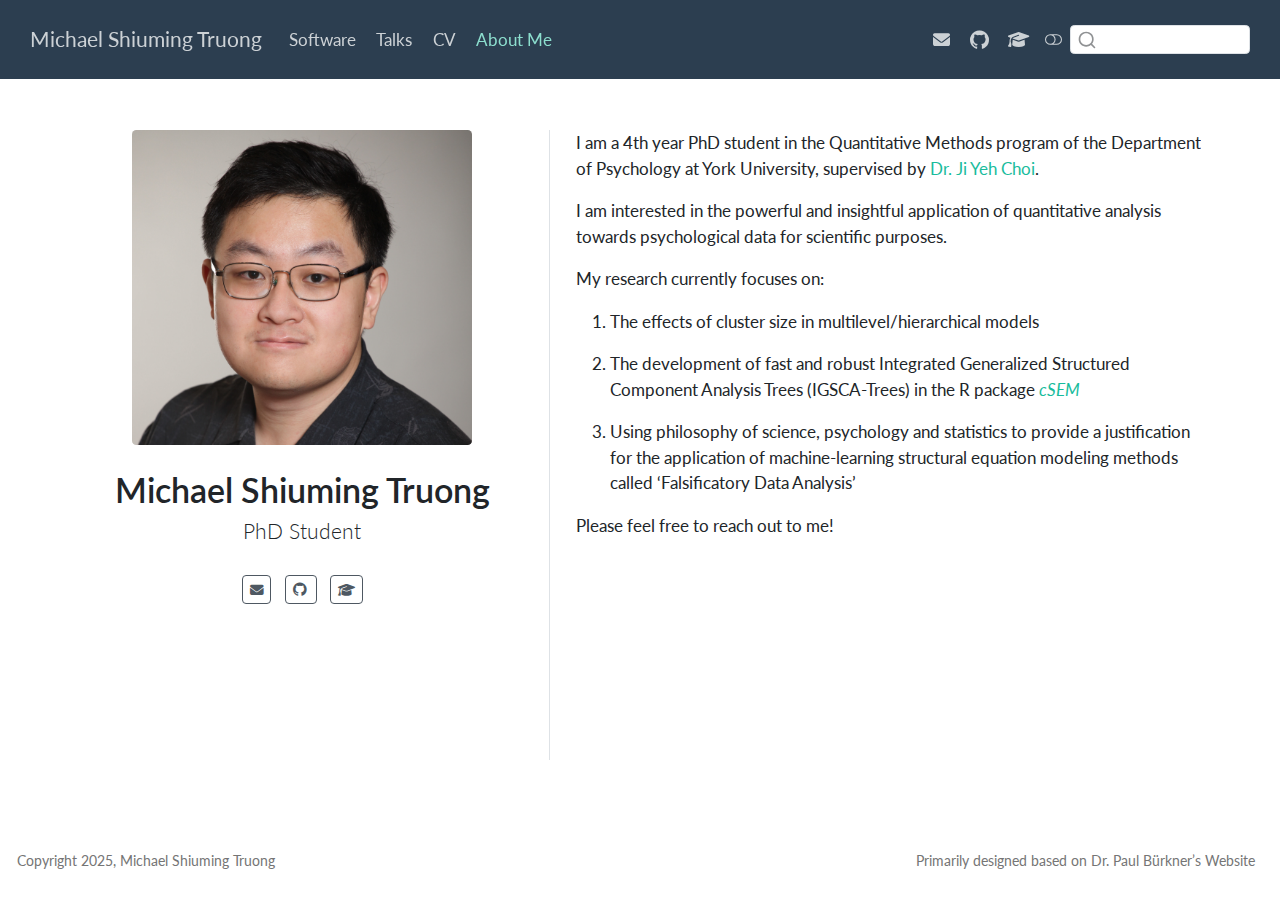
<file: docs/about/index.html>
<!DOCTYPE html>
<html xmlns="http://www.w3.org/1999/xhtml" lang="en" xml:lang="en"><head>

<meta charset="utf-8">
<meta name="generator" content="quarto-1.6.33">

<meta name="viewport" content="width=device-width, initial-scale=1.0, user-scalable=yes">


<title>Michael Shiuming Truong</title>
<style>
code{white-space: pre-wrap;}
span.smallcaps{font-variant: small-caps;}
div.columns{display: flex; gap: min(4vw, 1.5em);}
div.column{flex: auto; overflow-x: auto;}
div.hanging-indent{margin-left: 1.5em; text-indent: -1.5em;}
ul.task-list{list-style: none;}
ul.task-list li input[type="checkbox"] {
  width: 0.8em;
  margin: 0 0.8em 0.2em -1em; /* quarto-specific, see https://github.com/quarto-dev/quarto-cli/issues/4556 */ 
  vertical-align: middle;
}
</style>


<script src="../site_libs/quarto-nav/quarto-nav.js"></script>
<script src="../site_libs/clipboard/clipboard.min.js"></script>
<script src="../site_libs/quarto-search/autocomplete.umd.js"></script>
<script src="../site_libs/quarto-search/fuse.min.js"></script>
<script src="../site_libs/quarto-search/quarto-search.js"></script>
<meta name="quarto:offset" content="../">
<script src="../site_libs/quarto-html/quarto.js"></script>
<script src="../site_libs/quarto-html/popper.min.js"></script>
<script src="../site_libs/quarto-html/tippy.umd.min.js"></script>
<link href="../site_libs/quarto-html/tippy.css" rel="stylesheet">
<link href="../site_libs/quarto-html/quarto-syntax-highlighting-07ba0ad10f5680c660e360ac31d2f3b6.css" rel="stylesheet" class="quarto-color-scheme" id="quarto-text-highlighting-styles">
<link href="../site_libs/quarto-html/quarto-syntax-highlighting-dark-8b864f0777c60eecff11d75b6b2e1175.css" rel="prefetch" class="quarto-color-scheme quarto-color-alternate" id="quarto-text-highlighting-styles">
<script src="../site_libs/bootstrap/bootstrap.min.js"></script>
<link href="../site_libs/bootstrap/bootstrap-icons.css" rel="stylesheet">
<link href="../site_libs/bootstrap/bootstrap-bf0b87189133ad82d27ff74923443932.min.css" rel="stylesheet" append-hash="true" class="quarto-color-scheme" id="quarto-bootstrap" data-mode="light">
<link href="../site_libs/bootstrap/bootstrap-dark-89accc420a5523df8d755b6f2f3c9fba.min.css" rel="prefetch" append-hash="true" class="quarto-color-scheme quarto-color-alternate" id="quarto-bootstrap" data-mode="dark">
<link href="../site_libs/quarto-contrib/fontawesome6-1.2.0/all.min.css" rel="stylesheet">
<link href="../site_libs/quarto-contrib/fontawesome6-1.2.0/latex-fontsize.css" rel="stylesheet">
<script id="quarto-search-options" type="application/json">{
  "location": "navbar",
  "copy-button": false,
  "collapse-after": 3,
  "panel-placement": "end",
  "type": "textbox",
  "limit": 50,
  "keyboard-shortcut": [
    "f",
    "/",
    "s"
  ],
  "language": {
    "search-no-results-text": "No results",
    "search-matching-documents-text": "matching documents",
    "search-copy-link-title": "Copy link to search",
    "search-hide-matches-text": "Hide additional matches",
    "search-more-match-text": "more match in this document",
    "search-more-matches-text": "more matches in this document",
    "search-clear-button-title": "Clear",
    "search-text-placeholder": "",
    "search-detached-cancel-button-title": "Cancel",
    "search-submit-button-title": "Submit",
    "search-label": "Search"
  }
}</script>


<link rel="stylesheet" href="../styles.css">
</head>

<body class="nav-fixed">

<div id="quarto-search-results"></div>
  <header id="quarto-header" class="headroom fixed-top">
    <nav class="navbar navbar-expand-lg " data-bs-theme="dark">
      <div class="navbar-container container-fluid">
      <div class="navbar-brand-container mx-auto">
    <a class="navbar-brand" href="../index.html">
    <span class="navbar-title">Michael Shiuming Truong</span>
    </a>
  </div>
            <div id="quarto-search" class="" title="Search"></div>
          <button class="navbar-toggler" type="button" data-bs-toggle="collapse" data-bs-target="#navbarCollapse" aria-controls="navbarCollapse" role="menu" aria-expanded="false" aria-label="Toggle navigation" onclick="if (window.quartoToggleHeadroom) { window.quartoToggleHeadroom(); }">
  <span class="navbar-toggler-icon"></span>
</button>
          <div class="collapse navbar-collapse" id="navbarCollapse">
            <ul class="navbar-nav navbar-nav-scroll me-auto">
  <li class="nav-item">
    <a class="nav-link" href="../software/index.html"> 
<span class="menu-text">Software</span></a>
  </li>  
  <li class="nav-item">
    <a class="nav-link" href="../talks/index.html"> 
<span class="menu-text">Talks</span></a>
  </li>  
  <li class="nav-item">
    <a class="nav-link" href="../cv/index.html"> 
<span class="menu-text">CV</span></a>
  </li>  
  <li class="nav-item">
    <a class="nav-link active" href="../about/index.html" aria-current="page"> 
<span class="menu-text">About Me</span></a>
  </li>  
</ul>
            <ul class="navbar-nav navbar-nav-scroll ms-auto">
  <li class="nav-item">
    <a class="nav-link" href="mailto:emstruonger@gmail.com"> 
<span class="menu-text"><i class="fa-solid fa-envelope" aria-label="envelope"></i></span></a>
  </li>  
  <li class="nav-item compact">
    <a class="nav-link" href="https://github.com/emstruong"> <i class="bi bi-github" role="img" aria-label="github">
</i> 
<span class="menu-text"></span></a>
  </li>  
  <li class="nav-item">
    <a class="nav-link" href="https://scholar.google.com/citations?user=E-XEowgAAAAJ&amp;hl=en&amp;oi=sra"> 
<span class="menu-text"><i class="fa-solid fa-graduation-cap" aria-label="graduation-cap"></i></span></a>
  </li>  
</ul>
          </div> <!-- /navcollapse -->
            <div class="quarto-navbar-tools">
  <a href="" class="quarto-color-scheme-toggle quarto-navigation-tool  px-1" onclick="window.quartoToggleColorScheme(); return false;" title="Toggle dark mode"><i class="bi"></i></a>
</div>
      </div> <!-- /container-fluid -->
    </nav>
</header>
<!-- content -->
<div id="quarto-content" class="quarto-container page-columns page-rows-contents page-layout-full page-navbar">
<!-- sidebar -->
<!-- margin-sidebar -->
    
<!-- main -->
<div class="quarto-about-trestles column-page">
  <div class="about-entity">
    <img src="../images/emstruonger_2023.jpg" class="about-image
  rounded " style="width: 20em;">
<header id="title-block-header" class="quarto-title-block default">
<div class="quarto-title">
<h1 class="title">Michael Shiuming Truong</h1>
<p class="subtitle lead">PhD Student</p>
</div>
<div class="quarto-title-meta column-page">
  </div>
</header>
    <div class="about-links">
  <a href="mailto:emstruonger@gmail.com" class="about-link" rel="" target="">
     <span class="about-link-text"><i class="fa-solid fa-envelope" aria-label="envelope"></i></span>
  </a>
  <a href="https://github.com/emstruong" class="about-link" rel="" target="">
    <i class="bi bi-github"></i>
     <span class="about-link-text"></span>
  </a>
  <a href="https://scholar.google.com/citations?user=E-XEowgAAAAJ&amp;hl=en&amp;oi=sra" class="about-link" rel="" target="">
     <span class="about-link-text"><i class="fa-solid fa-graduation-cap" aria-label="graduation-cap"></i></span>
  </a>
</div>
  </div>
  <div class="about-contents"><main class="content column-page" id="quarto-document-content">
<div id="about-me">
<p>I am a 4th year PhD student in the Quantitative Methods program of the Department of Psychology at York University, supervised by <a href="https://health.yorku.ca/health-profiles/?dept=&amp;mid=1798682">Dr.&nbsp;Ji Yeh Choi</a>.</p>
<p>I am interested in the powerful and insightful application of quantitative analysis towards psychological data for scientific purposes.</p>
<p>My research currently focuses on:</p>
<ol type="1">
<li><p>The effects of cluster size in multilevel/hierarchical models</p></li>
<li><p>The development of fast and robust Integrated Generalized Structured Component Analysis Trees (IGSCA-Trees) in the R package <a href="https://github.com/FloSchuberth/cSEM"><em>cSEM</em></a></p></li>
<li><p>Using philosophy of science, psychology and statistics to provide a justification for the application of machine-learning structural equation modeling methods called ‘Falsificatory Data Analysis’</p></li>
</ol>
<p>Please feel free to reach out to me!</p>
</div>


</main></div>
</div>
 <!-- /main -->
<script id="quarto-html-after-body" type="application/javascript">
window.document.addEventListener("DOMContentLoaded", function (event) {
  const toggleBodyColorMode = (bsSheetEl) => {
    const mode = bsSheetEl.getAttribute("data-mode");
    const bodyEl = window.document.querySelector("body");
    if (mode === "dark") {
      bodyEl.classList.add("quarto-dark");
      bodyEl.classList.remove("quarto-light");
    } else {
      bodyEl.classList.add("quarto-light");
      bodyEl.classList.remove("quarto-dark");
    }
  }
  const toggleBodyColorPrimary = () => {
    const bsSheetEl = window.document.querySelector("link#quarto-bootstrap");
    if (bsSheetEl) {
      toggleBodyColorMode(bsSheetEl);
    }
  }
  toggleBodyColorPrimary();  
  const disableStylesheet = (stylesheets) => {
    for (let i=0; i < stylesheets.length; i++) {
      const stylesheet = stylesheets[i];
      stylesheet.rel = 'prefetch';
    }
  }
  const enableStylesheet = (stylesheets) => {
    for (let i=0; i < stylesheets.length; i++) {
      const stylesheet = stylesheets[i];
      stylesheet.rel = 'stylesheet';
    }
  }
  const manageTransitions = (selector, allowTransitions) => {
    const els = window.document.querySelectorAll(selector);
    for (let i=0; i < els.length; i++) {
      const el = els[i];
      if (allowTransitions) {
        el.classList.remove('notransition');
      } else {
        el.classList.add('notransition');
      }
    }
  }
  const toggleGiscusIfUsed = (isAlternate, darkModeDefault) => {
    const baseTheme = document.querySelector('#giscus-base-theme')?.value ?? 'light';
    const alternateTheme = document.querySelector('#giscus-alt-theme')?.value ?? 'dark';
    let newTheme = '';
    if(darkModeDefault) {
      newTheme = isAlternate ? baseTheme : alternateTheme;
    } else {
      newTheme = isAlternate ? alternateTheme : baseTheme;
    }
    const changeGiscusTheme = () => {
      // From: https://github.com/giscus/giscus/issues/336
      const sendMessage = (message) => {
        const iframe = document.querySelector('iframe.giscus-frame');
        if (!iframe) return;
        iframe.contentWindow.postMessage({ giscus: message }, 'https://giscus.app');
      }
      sendMessage({
        setConfig: {
          theme: newTheme
        }
      });
    }
    const isGiscussLoaded = window.document.querySelector('iframe.giscus-frame') !== null;
    if (isGiscussLoaded) {
      changeGiscusTheme();
    }
  }
  const toggleColorMode = (alternate) => {
    // Switch the stylesheets
    const alternateStylesheets = window.document.querySelectorAll('link.quarto-color-scheme.quarto-color-alternate');
    manageTransitions('#quarto-margin-sidebar .nav-link', false);
    if (alternate) {
      enableStylesheet(alternateStylesheets);
      for (const sheetNode of alternateStylesheets) {
        if (sheetNode.id === "quarto-bootstrap") {
          toggleBodyColorMode(sheetNode);
        }
      }
    } else {
      disableStylesheet(alternateStylesheets);
      toggleBodyColorPrimary();
    }
    manageTransitions('#quarto-margin-sidebar .nav-link', true);
    // Switch the toggles
    const toggles = window.document.querySelectorAll('.quarto-color-scheme-toggle');
    for (let i=0; i < toggles.length; i++) {
      const toggle = toggles[i];
      if (toggle) {
        if (alternate) {
          toggle.classList.add("alternate");     
        } else {
          toggle.classList.remove("alternate");
        }
      }
    }
    // Hack to workaround the fact that safari doesn't
    // properly recolor the scrollbar when toggling (#1455)
    if (navigator.userAgent.indexOf('Safari') > 0 && navigator.userAgent.indexOf('Chrome') == -1) {
      manageTransitions("body", false);
      window.scrollTo(0, 1);
      setTimeout(() => {
        window.scrollTo(0, 0);
        manageTransitions("body", true);
      }, 40);  
    }
  }
  const isFileUrl = () => { 
    return window.location.protocol === 'file:';
  }
  const hasAlternateSentinel = () => {  
    let styleSentinel = getColorSchemeSentinel();
    if (styleSentinel !== null) {
      return styleSentinel === "alternate";
    } else {
      return false;
    }
  }
  const setStyleSentinel = (alternate) => {
    const value = alternate ? "alternate" : "default";
    if (!isFileUrl()) {
      window.localStorage.setItem("quarto-color-scheme", value);
    } else {
      localAlternateSentinel = value;
    }
  }
  const getColorSchemeSentinel = () => {
    if (!isFileUrl()) {
      const storageValue = window.localStorage.getItem("quarto-color-scheme");
      return storageValue != null ? storageValue : localAlternateSentinel;
    } else {
      return localAlternateSentinel;
    }
  }
  const darkModeDefault = false;
  let localAlternateSentinel = darkModeDefault ? 'alternate' : 'default';
  // Dark / light mode switch
  window.quartoToggleColorScheme = () => {
    // Read the current dark / light value 
    let toAlternate = !hasAlternateSentinel();
    toggleColorMode(toAlternate);
    setStyleSentinel(toAlternate);
    toggleGiscusIfUsed(toAlternate, darkModeDefault);
  };
  // Ensure there is a toggle, if there isn't float one in the top right
  if (window.document.querySelector('.quarto-color-scheme-toggle') === null) {
    const a = window.document.createElement('a');
    a.classList.add('top-right');
    a.classList.add('quarto-color-scheme-toggle');
    a.href = "";
    a.onclick = function() { try { window.quartoToggleColorScheme(); } catch {} return false; };
    const i = window.document.createElement("i");
    i.classList.add('bi');
    a.appendChild(i);
    window.document.body.appendChild(a);
  }
  // Switch to dark mode if need be
  if (hasAlternateSentinel()) {
    toggleColorMode(true);
  } else {
    toggleColorMode(false);
  }
  const isCodeAnnotation = (el) => {
    for (const clz of el.classList) {
      if (clz.startsWith('code-annotation-')) {                     
        return true;
      }
    }
    return false;
  }
  const onCopySuccess = function(e) {
    // button target
    const button = e.trigger;
    // don't keep focus
    button.blur();
    // flash "checked"
    button.classList.add('code-copy-button-checked');
    var currentTitle = button.getAttribute("title");
    button.setAttribute("title", "Copied!");
    let tooltip;
    if (window.bootstrap) {
      button.setAttribute("data-bs-toggle", "tooltip");
      button.setAttribute("data-bs-placement", "left");
      button.setAttribute("data-bs-title", "Copied!");
      tooltip = new bootstrap.Tooltip(button, 
        { trigger: "manual", 
          customClass: "code-copy-button-tooltip",
          offset: [0, -8]});
      tooltip.show();    
    }
    setTimeout(function() {
      if (tooltip) {
        tooltip.hide();
        button.removeAttribute("data-bs-title");
        button.removeAttribute("data-bs-toggle");
        button.removeAttribute("data-bs-placement");
      }
      button.setAttribute("title", currentTitle);
      button.classList.remove('code-copy-button-checked');
    }, 1000);
    // clear code selection
    e.clearSelection();
  }
  const getTextToCopy = function(trigger) {
      const codeEl = trigger.previousElementSibling.cloneNode(true);
      for (const childEl of codeEl.children) {
        if (isCodeAnnotation(childEl)) {
          childEl.remove();
        }
      }
      return codeEl.innerText;
  }
  const clipboard = new window.ClipboardJS('.code-copy-button:not([data-in-quarto-modal])', {
    text: getTextToCopy
  });
  clipboard.on('success', onCopySuccess);
  if (window.document.getElementById('quarto-embedded-source-code-modal')) {
    // For code content inside modals, clipBoardJS needs to be initialized with a container option
    // TODO: Check when it could be a function (https://github.com/zenorocha/clipboard.js/issues/860)
    const clipboardModal = new window.ClipboardJS('.code-copy-button[data-in-quarto-modal]', {
      text: getTextToCopy,
      container: window.document.getElementById('quarto-embedded-source-code-modal')
    });
    clipboardModal.on('success', onCopySuccess);
  }
    var localhostRegex = new RegExp(/^(?:http|https):\/\/localhost\:?[0-9]*\//);
    var mailtoRegex = new RegExp(/^mailto:/);
      var filterRegex = new RegExp('/' + window.location.host + '/');
    var isInternal = (href) => {
        return filterRegex.test(href) || localhostRegex.test(href) || mailtoRegex.test(href);
    }
    // Inspect non-navigation links and adorn them if external
 	var links = window.document.querySelectorAll('a[href]:not(.nav-link):not(.navbar-brand):not(.toc-action):not(.sidebar-link):not(.sidebar-item-toggle):not(.pagination-link):not(.no-external):not([aria-hidden]):not(.dropdown-item):not(.quarto-navigation-tool):not(.about-link)');
    for (var i=0; i<links.length; i++) {
      const link = links[i];
      if (!isInternal(link.href)) {
        // undo the damage that might have been done by quarto-nav.js in the case of
        // links that we want to consider external
        if (link.dataset.originalHref !== undefined) {
          link.href = link.dataset.originalHref;
        }
      }
    }
  function tippyHover(el, contentFn, onTriggerFn, onUntriggerFn) {
    const config = {
      allowHTML: true,
      maxWidth: 500,
      delay: 100,
      arrow: false,
      appendTo: function(el) {
          return el.parentElement;
      },
      interactive: true,
      interactiveBorder: 10,
      theme: 'quarto',
      placement: 'bottom-start',
    };
    if (contentFn) {
      config.content = contentFn;
    }
    if (onTriggerFn) {
      config.onTrigger = onTriggerFn;
    }
    if (onUntriggerFn) {
      config.onUntrigger = onUntriggerFn;
    }
    window.tippy(el, config); 
  }
  const noterefs = window.document.querySelectorAll('a[role="doc-noteref"]');
  for (var i=0; i<noterefs.length; i++) {
    const ref = noterefs[i];
    tippyHover(ref, function() {
      // use id or data attribute instead here
      let href = ref.getAttribute('data-footnote-href') || ref.getAttribute('href');
      try { href = new URL(href).hash; } catch {}
      const id = href.replace(/^#\/?/, "");
      const note = window.document.getElementById(id);
      if (note) {
        return note.innerHTML;
      } else {
        return "";
      }
    });
  }
  const xrefs = window.document.querySelectorAll('a.quarto-xref');
  const processXRef = (id, note) => {
    // Strip column container classes
    const stripColumnClz = (el) => {
      el.classList.remove("page-full", "page-columns");
      if (el.children) {
        for (const child of el.children) {
          stripColumnClz(child);
        }
      }
    }
    stripColumnClz(note)
    if (id === null || id.startsWith('sec-')) {
      // Special case sections, only their first couple elements
      const container = document.createElement("div");
      if (note.children && note.children.length > 2) {
        container.appendChild(note.children[0].cloneNode(true));
        for (let i = 1; i < note.children.length; i++) {
          const child = note.children[i];
          if (child.tagName === "P" && child.innerText === "") {
            continue;
          } else {
            container.appendChild(child.cloneNode(true));
            break;
          }
        }
        if (window.Quarto?.typesetMath) {
          window.Quarto.typesetMath(container);
        }
        return container.innerHTML
      } else {
        if (window.Quarto?.typesetMath) {
          window.Quarto.typesetMath(note);
        }
        return note.innerHTML;
      }
    } else {
      // Remove any anchor links if they are present
      const anchorLink = note.querySelector('a.anchorjs-link');
      if (anchorLink) {
        anchorLink.remove();
      }
      if (window.Quarto?.typesetMath) {
        window.Quarto.typesetMath(note);
      }
      // TODO in 1.5, we should make sure this works without a callout special case
      if (note.classList.contains("callout")) {
        return note.outerHTML;
      } else {
        return note.innerHTML;
      }
    }
  }
  for (var i=0; i<xrefs.length; i++) {
    const xref = xrefs[i];
    tippyHover(xref, undefined, function(instance) {
      instance.disable();
      let url = xref.getAttribute('href');
      let hash = undefined; 
      if (url.startsWith('#')) {
        hash = url;
      } else {
        try { hash = new URL(url).hash; } catch {}
      }
      if (hash) {
        const id = hash.replace(/^#\/?/, "");
        const note = window.document.getElementById(id);
        if (note !== null) {
          try {
            const html = processXRef(id, note.cloneNode(true));
            instance.setContent(html);
          } finally {
            instance.enable();
            instance.show();
          }
        } else {
          // See if we can fetch this
          fetch(url.split('#')[0])
          .then(res => res.text())
          .then(html => {
            const parser = new DOMParser();
            const htmlDoc = parser.parseFromString(html, "text/html");
            const note = htmlDoc.getElementById(id);
            if (note !== null) {
              const html = processXRef(id, note);
              instance.setContent(html);
            } 
          }).finally(() => {
            instance.enable();
            instance.show();
          });
        }
      } else {
        // See if we can fetch a full url (with no hash to target)
        // This is a special case and we should probably do some content thinning / targeting
        fetch(url)
        .then(res => res.text())
        .then(html => {
          const parser = new DOMParser();
          const htmlDoc = parser.parseFromString(html, "text/html");
          const note = htmlDoc.querySelector('main.content');
          if (note !== null) {
            // This should only happen for chapter cross references
            // (since there is no id in the URL)
            // remove the first header
            if (note.children.length > 0 && note.children[0].tagName === "HEADER") {
              note.children[0].remove();
            }
            const html = processXRef(null, note);
            instance.setContent(html);
          } 
        }).finally(() => {
          instance.enable();
          instance.show();
        });
      }
    }, function(instance) {
    });
  }
      let selectedAnnoteEl;
      const selectorForAnnotation = ( cell, annotation) => {
        let cellAttr = 'data-code-cell="' + cell + '"';
        let lineAttr = 'data-code-annotation="' +  annotation + '"';
        const selector = 'span[' + cellAttr + '][' + lineAttr + ']';
        return selector;
      }
      const selectCodeLines = (annoteEl) => {
        const doc = window.document;
        const targetCell = annoteEl.getAttribute("data-target-cell");
        const targetAnnotation = annoteEl.getAttribute("data-target-annotation");
        const annoteSpan = window.document.querySelector(selectorForAnnotation(targetCell, targetAnnotation));
        const lines = annoteSpan.getAttribute("data-code-lines").split(",");
        const lineIds = lines.map((line) => {
          return targetCell + "-" + line;
        })
        let top = null;
        let height = null;
        let parent = null;
        if (lineIds.length > 0) {
            //compute the position of the single el (top and bottom and make a div)
            const el = window.document.getElementById(lineIds[0]);
            top = el.offsetTop;
            height = el.offsetHeight;
            parent = el.parentElement.parentElement;
          if (lineIds.length > 1) {
            const lastEl = window.document.getElementById(lineIds[lineIds.length - 1]);
            const bottom = lastEl.offsetTop + lastEl.offsetHeight;
            height = bottom - top;
          }
          if (top !== null && height !== null && parent !== null) {
            // cook up a div (if necessary) and position it 
            let div = window.document.getElementById("code-annotation-line-highlight");
            if (div === null) {
              div = window.document.createElement("div");
              div.setAttribute("id", "code-annotation-line-highlight");
              div.style.position = 'absolute';
              parent.appendChild(div);
            }
            div.style.top = top - 2 + "px";
            div.style.height = height + 4 + "px";
            div.style.left = 0;
            let gutterDiv = window.document.getElementById("code-annotation-line-highlight-gutter");
            if (gutterDiv === null) {
              gutterDiv = window.document.createElement("div");
              gutterDiv.setAttribute("id", "code-annotation-line-highlight-gutter");
              gutterDiv.style.position = 'absolute';
              const codeCell = window.document.getElementById(targetCell);
              const gutter = codeCell.querySelector('.code-annotation-gutter');
              gutter.appendChild(gutterDiv);
            }
            gutterDiv.style.top = top - 2 + "px";
            gutterDiv.style.height = height + 4 + "px";
          }
          selectedAnnoteEl = annoteEl;
        }
      };
      const unselectCodeLines = () => {
        const elementsIds = ["code-annotation-line-highlight", "code-annotation-line-highlight-gutter"];
        elementsIds.forEach((elId) => {
          const div = window.document.getElementById(elId);
          if (div) {
            div.remove();
          }
        });
        selectedAnnoteEl = undefined;
      };
        // Handle positioning of the toggle
    window.addEventListener(
      "resize",
      throttle(() => {
        elRect = undefined;
        if (selectedAnnoteEl) {
          selectCodeLines(selectedAnnoteEl);
        }
      }, 10)
    );
    function throttle(fn, ms) {
    let throttle = false;
    let timer;
      return (...args) => {
        if(!throttle) { // first call gets through
            fn.apply(this, args);
            throttle = true;
        } else { // all the others get throttled
            if(timer) clearTimeout(timer); // cancel #2
            timer = setTimeout(() => {
              fn.apply(this, args);
              timer = throttle = false;
            }, ms);
        }
      };
    }
      // Attach click handler to the DT
      const annoteDls = window.document.querySelectorAll('dt[data-target-cell]');
      for (const annoteDlNode of annoteDls) {
        annoteDlNode.addEventListener('click', (event) => {
          const clickedEl = event.target;
          if (clickedEl !== selectedAnnoteEl) {
            unselectCodeLines();
            const activeEl = window.document.querySelector('dt[data-target-cell].code-annotation-active');
            if (activeEl) {
              activeEl.classList.remove('code-annotation-active');
            }
            selectCodeLines(clickedEl);
            clickedEl.classList.add('code-annotation-active');
          } else {
            // Unselect the line
            unselectCodeLines();
            clickedEl.classList.remove('code-annotation-active');
          }
        });
      }
  const findCites = (el) => {
    const parentEl = el.parentElement;
    if (parentEl) {
      const cites = parentEl.dataset.cites;
      if (cites) {
        return {
          el,
          cites: cites.split(' ')
        };
      } else {
        return findCites(el.parentElement)
      }
    } else {
      return undefined;
    }
  };
  var bibliorefs = window.document.querySelectorAll('a[role="doc-biblioref"]');
  for (var i=0; i<bibliorefs.length; i++) {
    const ref = bibliorefs[i];
    const citeInfo = findCites(ref);
    if (citeInfo) {
      tippyHover(citeInfo.el, function() {
        var popup = window.document.createElement('div');
        citeInfo.cites.forEach(function(cite) {
          var citeDiv = window.document.createElement('div');
          citeDiv.classList.add('hanging-indent');
          citeDiv.classList.add('csl-entry');
          var biblioDiv = window.document.getElementById('ref-' + cite);
          if (biblioDiv) {
            citeDiv.innerHTML = biblioDiv.innerHTML;
          }
          popup.appendChild(citeDiv);
        });
        return popup.innerHTML;
      });
    }
  }
});
</script>
</div> <!-- /content -->
<footer class="footer">
  <div class="nav-footer">
    <div class="nav-footer-left">
<p>Copyright 2025, Michael Shiuming Truong</p>
</div>   
    <div class="nav-footer-center">
      &nbsp;
    </div>
    <div class="nav-footer-right">
      <ul class="footer-items list-unstyled">
    <li class="nav-item">
    <a class="nav-link" href="https://github.com/paul-buerkner/paul-buerkner.github.io/tree/master">
<p>Primarily designed based on Dr.&nbsp;Paul Bürkner’s Website</p>
</a>
  </li>  
</ul>
    </div>
  </div>
</footer>




</body></html>
</file>
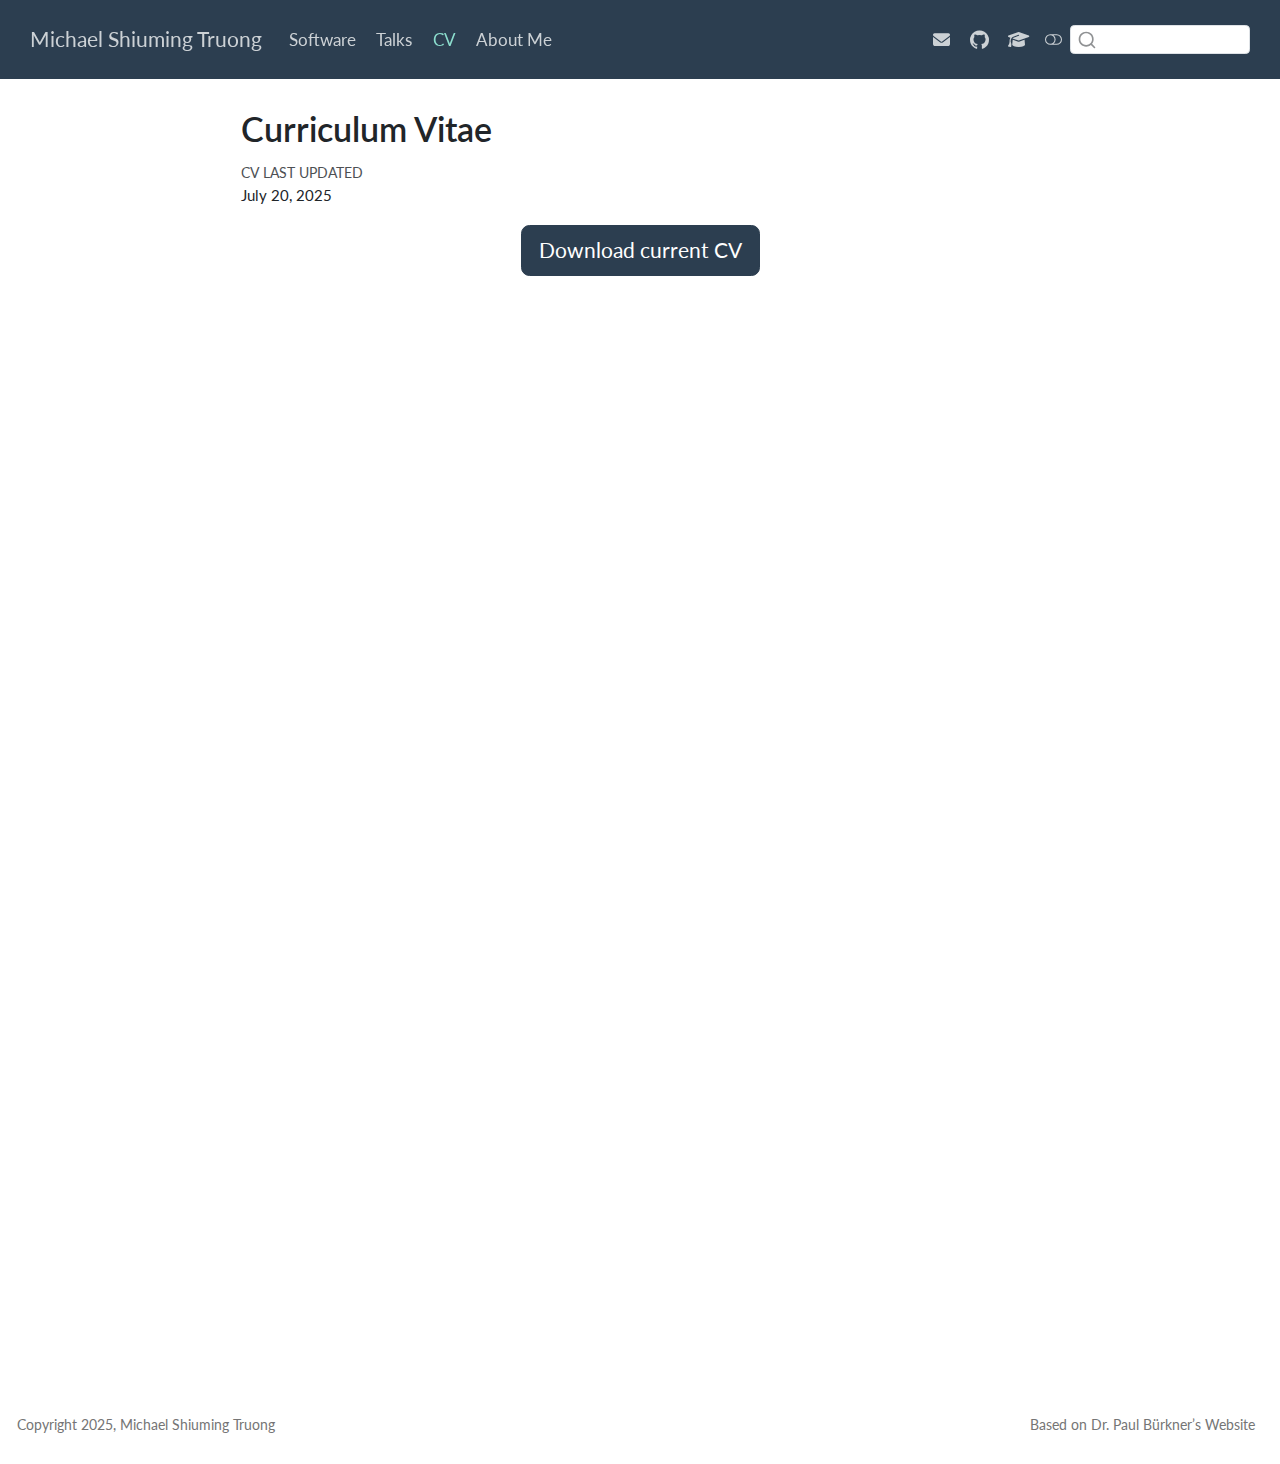
<file: docs/cv/index.html>
<!DOCTYPE html>
<html xmlns="http://www.w3.org/1999/xhtml" lang="en" xml:lang="en"><head>

<meta charset="utf-8">
<meta name="generator" content="quarto-1.6.33">

<meta name="viewport" content="width=device-width, initial-scale=1.0, user-scalable=yes">

<meta name="dcterms.date" content="2025-07-20">

<title>Curriculum Vitae – Michael Shiuming Truong</title>
<style>
code{white-space: pre-wrap;}
span.smallcaps{font-variant: small-caps;}
div.columns{display: flex; gap: min(4vw, 1.5em);}
div.column{flex: auto; overflow-x: auto;}
div.hanging-indent{margin-left: 1.5em; text-indent: -1.5em;}
ul.task-list{list-style: none;}
ul.task-list li input[type="checkbox"] {
  width: 0.8em;
  margin: 0 0.8em 0.2em -1em; /* quarto-specific, see https://github.com/quarto-dev/quarto-cli/issues/4556 */ 
  vertical-align: middle;
}
</style>


<script src="../site_libs/quarto-nav/quarto-nav.js"></script>
<script src="../site_libs/clipboard/clipboard.min.js"></script>
<script src="../site_libs/quarto-search/autocomplete.umd.js"></script>
<script src="../site_libs/quarto-search/fuse.min.js"></script>
<script src="../site_libs/quarto-search/quarto-search.js"></script>
<meta name="quarto:offset" content="../">
<script src="../site_libs/quarto-html/quarto.js"></script>
<script src="../site_libs/quarto-html/popper.min.js"></script>
<script src="../site_libs/quarto-html/tippy.umd.min.js"></script>
<script src="../site_libs/quarto-html/anchor.min.js"></script>
<link href="../site_libs/quarto-html/tippy.css" rel="stylesheet">
<link href="../site_libs/quarto-html/quarto-syntax-highlighting-07ba0ad10f5680c660e360ac31d2f3b6.css" rel="stylesheet" class="quarto-color-scheme" id="quarto-text-highlighting-styles">
<link href="../site_libs/quarto-html/quarto-syntax-highlighting-dark-8b864f0777c60eecff11d75b6b2e1175.css" rel="prefetch" class="quarto-color-scheme quarto-color-alternate" id="quarto-text-highlighting-styles">
<script src="../site_libs/bootstrap/bootstrap.min.js"></script>
<link href="../site_libs/bootstrap/bootstrap-icons.css" rel="stylesheet">
<link href="../site_libs/bootstrap/bootstrap-bf0b87189133ad82d27ff74923443932.min.css" rel="stylesheet" append-hash="true" class="quarto-color-scheme" id="quarto-bootstrap" data-mode="light">
<link href="../site_libs/bootstrap/bootstrap-dark-89accc420a5523df8d755b6f2f3c9fba.min.css" rel="prefetch" append-hash="true" class="quarto-color-scheme quarto-color-alternate" id="quarto-bootstrap" data-mode="dark">
<link href="../site_libs/quarto-contrib/fontawesome6-1.2.0/all.min.css" rel="stylesheet">
<link href="../site_libs/quarto-contrib/fontawesome6-1.2.0/latex-fontsize.css" rel="stylesheet">
<script id="quarto-search-options" type="application/json">{
  "location": "navbar",
  "copy-button": false,
  "collapse-after": 3,
  "panel-placement": "end",
  "type": "textbox",
  "limit": 50,
  "keyboard-shortcut": [
    "f",
    "/",
    "s"
  ],
  "language": {
    "search-no-results-text": "No results",
    "search-matching-documents-text": "matching documents",
    "search-copy-link-title": "Copy link to search",
    "search-hide-matches-text": "Hide additional matches",
    "search-more-match-text": "more match in this document",
    "search-more-matches-text": "more matches in this document",
    "search-clear-button-title": "Clear",
    "search-text-placeholder": "",
    "search-detached-cancel-button-title": "Cancel",
    "search-submit-button-title": "Submit",
    "search-label": "Search"
  }
}</script>


<link rel="stylesheet" href="../styles.css">
</head>

<body class="nav-fixed fullcontent">

<div id="quarto-search-results"></div>
  <header id="quarto-header" class="headroom fixed-top">
    <nav class="navbar navbar-expand-lg " data-bs-theme="dark">
      <div class="navbar-container container-fluid">
      <div class="navbar-brand-container mx-auto">
    <a class="navbar-brand" href="../index.html">
    <span class="navbar-title">Michael Shiuming Truong</span>
    </a>
  </div>
            <div id="quarto-search" class="" title="Search"></div>
          <button class="navbar-toggler" type="button" data-bs-toggle="collapse" data-bs-target="#navbarCollapse" aria-controls="navbarCollapse" role="menu" aria-expanded="false" aria-label="Toggle navigation" onclick="if (window.quartoToggleHeadroom) { window.quartoToggleHeadroom(); }">
  <span class="navbar-toggler-icon"></span>
</button>
          <div class="collapse navbar-collapse" id="navbarCollapse">
            <ul class="navbar-nav navbar-nav-scroll me-auto">
  <li class="nav-item">
    <a class="nav-link" href="../software/index.html"> 
<span class="menu-text">Software</span></a>
  </li>  
  <li class="nav-item">
    <a class="nav-link" href="../talks/index.html"> 
<span class="menu-text">Talks</span></a>
  </li>  
  <li class="nav-item">
    <a class="nav-link active" href="../cv/index.html" aria-current="page"> 
<span class="menu-text">CV</span></a>
  </li>  
  <li class="nav-item">
    <a class="nav-link" href="../about/index.html"> 
<span class="menu-text">About Me</span></a>
  </li>  
</ul>
            <ul class="navbar-nav navbar-nav-scroll ms-auto">
  <li class="nav-item">
    <a class="nav-link" href="mailto:emstruonger@gmail.com"> 
<span class="menu-text"><i class="fa-solid fa-envelope" aria-label="envelope"></i></span></a>
  </li>  
  <li class="nav-item compact">
    <a class="nav-link" href="https://github.com/emstruong"> <i class="bi bi-github" role="img" aria-label="github">
</i> 
<span class="menu-text"></span></a>
  </li>  
  <li class="nav-item">
    <a class="nav-link" href="https://scholar.google.com/citations?user=E-XEowgAAAAJ&amp;hl=en&amp;oi=sra"> 
<span class="menu-text"><i class="fa-solid fa-graduation-cap" aria-label="graduation-cap"></i></span></a>
  </li>  
</ul>
          </div> <!-- /navcollapse -->
            <div class="quarto-navbar-tools">
  <a href="" class="quarto-color-scheme-toggle quarto-navigation-tool  px-1" onclick="window.quartoToggleColorScheme(); return false;" title="Toggle dark mode"><i class="bi"></i></a>
</div>
      </div> <!-- /container-fluid -->
    </nav>
</header>
<!-- content -->
<div id="quarto-content" class="quarto-container page-columns page-rows-contents page-layout-article page-navbar">
<!-- sidebar -->
<!-- margin-sidebar -->
    
<!-- main -->
<main class="content" id="quarto-document-content">

<header id="title-block-header" class="quarto-title-block default">
<div class="quarto-title">
<h1 class="title">Curriculum Vitae</h1>
</div>



<div class="quarto-title-meta">

    
    <div>
    <div class="quarto-title-meta-heading">CV last updated</div>
    <div class="quarto-title-meta-contents">
      <p class="date">July 20, 2025</p>
    </div>
  </div>
  
    
  </div>
  


</header>


<div class="cell">
<style type="text/css">
.embed-container {
    position: relative;
    padding-bottom: 129%;
    height: 0;
    overflow: hidden;
    max-width: 100%;
}

.embed-container iframe,
.embed-container object,
.embed-container embed {
    position: absolute;
    top: 0;
    left: 0;
    width: 100%;
    height: 100%;
}
</style>
</div>
<p class="text-center">
  <a class="btn btn-primary btn-lg cv-download" href="emstruong_CV_2025_07_20.pdf" target="_blank">
    Download current CV
  </a>
</p>

<div class="embed-container">
  <iframe src="emstruong_CV_2025_07_20.pdf" style="border: 0.5px"></iframe>
</div>



</main> <!-- /main -->
<script id="quarto-html-after-body" type="application/javascript">
window.document.addEventListener("DOMContentLoaded", function (event) {
  const toggleBodyColorMode = (bsSheetEl) => {
    const mode = bsSheetEl.getAttribute("data-mode");
    const bodyEl = window.document.querySelector("body");
    if (mode === "dark") {
      bodyEl.classList.add("quarto-dark");
      bodyEl.classList.remove("quarto-light");
    } else {
      bodyEl.classList.add("quarto-light");
      bodyEl.classList.remove("quarto-dark");
    }
  }
  const toggleBodyColorPrimary = () => {
    const bsSheetEl = window.document.querySelector("link#quarto-bootstrap");
    if (bsSheetEl) {
      toggleBodyColorMode(bsSheetEl);
    }
  }
  toggleBodyColorPrimary();  
  const disableStylesheet = (stylesheets) => {
    for (let i=0; i < stylesheets.length; i++) {
      const stylesheet = stylesheets[i];
      stylesheet.rel = 'prefetch';
    }
  }
  const enableStylesheet = (stylesheets) => {
    for (let i=0; i < stylesheets.length; i++) {
      const stylesheet = stylesheets[i];
      stylesheet.rel = 'stylesheet';
    }
  }
  const manageTransitions = (selector, allowTransitions) => {
    const els = window.document.querySelectorAll(selector);
    for (let i=0; i < els.length; i++) {
      const el = els[i];
      if (allowTransitions) {
        el.classList.remove('notransition');
      } else {
        el.classList.add('notransition');
      }
    }
  }
  const toggleGiscusIfUsed = (isAlternate, darkModeDefault) => {
    const baseTheme = document.querySelector('#giscus-base-theme')?.value ?? 'light';
    const alternateTheme = document.querySelector('#giscus-alt-theme')?.value ?? 'dark';
    let newTheme = '';
    if(darkModeDefault) {
      newTheme = isAlternate ? baseTheme : alternateTheme;
    } else {
      newTheme = isAlternate ? alternateTheme : baseTheme;
    }
    const changeGiscusTheme = () => {
      // From: https://github.com/giscus/giscus/issues/336
      const sendMessage = (message) => {
        const iframe = document.querySelector('iframe.giscus-frame');
        if (!iframe) return;
        iframe.contentWindow.postMessage({ giscus: message }, 'https://giscus.app');
      }
      sendMessage({
        setConfig: {
          theme: newTheme
        }
      });
    }
    const isGiscussLoaded = window.document.querySelector('iframe.giscus-frame') !== null;
    if (isGiscussLoaded) {
      changeGiscusTheme();
    }
  }
  const toggleColorMode = (alternate) => {
    // Switch the stylesheets
    const alternateStylesheets = window.document.querySelectorAll('link.quarto-color-scheme.quarto-color-alternate');
    manageTransitions('#quarto-margin-sidebar .nav-link', false);
    if (alternate) {
      enableStylesheet(alternateStylesheets);
      for (const sheetNode of alternateStylesheets) {
        if (sheetNode.id === "quarto-bootstrap") {
          toggleBodyColorMode(sheetNode);
        }
      }
    } else {
      disableStylesheet(alternateStylesheets);
      toggleBodyColorPrimary();
    }
    manageTransitions('#quarto-margin-sidebar .nav-link', true);
    // Switch the toggles
    const toggles = window.document.querySelectorAll('.quarto-color-scheme-toggle');
    for (let i=0; i < toggles.length; i++) {
      const toggle = toggles[i];
      if (toggle) {
        if (alternate) {
          toggle.classList.add("alternate");     
        } else {
          toggle.classList.remove("alternate");
        }
      }
    }
    // Hack to workaround the fact that safari doesn't
    // properly recolor the scrollbar when toggling (#1455)
    if (navigator.userAgent.indexOf('Safari') > 0 && navigator.userAgent.indexOf('Chrome') == -1) {
      manageTransitions("body", false);
      window.scrollTo(0, 1);
      setTimeout(() => {
        window.scrollTo(0, 0);
        manageTransitions("body", true);
      }, 40);  
    }
  }
  const isFileUrl = () => { 
    return window.location.protocol === 'file:';
  }
  const hasAlternateSentinel = () => {  
    let styleSentinel = getColorSchemeSentinel();
    if (styleSentinel !== null) {
      return styleSentinel === "alternate";
    } else {
      return false;
    }
  }
  const setStyleSentinel = (alternate) => {
    const value = alternate ? "alternate" : "default";
    if (!isFileUrl()) {
      window.localStorage.setItem("quarto-color-scheme", value);
    } else {
      localAlternateSentinel = value;
    }
  }
  const getColorSchemeSentinel = () => {
    if (!isFileUrl()) {
      const storageValue = window.localStorage.getItem("quarto-color-scheme");
      return storageValue != null ? storageValue : localAlternateSentinel;
    } else {
      return localAlternateSentinel;
    }
  }
  const darkModeDefault = false;
  let localAlternateSentinel = darkModeDefault ? 'alternate' : 'default';
  // Dark / light mode switch
  window.quartoToggleColorScheme = () => {
    // Read the current dark / light value 
    let toAlternate = !hasAlternateSentinel();
    toggleColorMode(toAlternate);
    setStyleSentinel(toAlternate);
    toggleGiscusIfUsed(toAlternate, darkModeDefault);
  };
  // Ensure there is a toggle, if there isn't float one in the top right
  if (window.document.querySelector('.quarto-color-scheme-toggle') === null) {
    const a = window.document.createElement('a');
    a.classList.add('top-right');
    a.classList.add('quarto-color-scheme-toggle');
    a.href = "";
    a.onclick = function() { try { window.quartoToggleColorScheme(); } catch {} return false; };
    const i = window.document.createElement("i");
    i.classList.add('bi');
    a.appendChild(i);
    window.document.body.appendChild(a);
  }
  // Switch to dark mode if need be
  if (hasAlternateSentinel()) {
    toggleColorMode(true);
  } else {
    toggleColorMode(false);
  }
  const icon = "";
  const anchorJS = new window.AnchorJS();
  anchorJS.options = {
    placement: 'right',
    icon: icon
  };
  anchorJS.add('.anchored');
  const isCodeAnnotation = (el) => {
    for (const clz of el.classList) {
      if (clz.startsWith('code-annotation-')) {                     
        return true;
      }
    }
    return false;
  }
  const onCopySuccess = function(e) {
    // button target
    const button = e.trigger;
    // don't keep focus
    button.blur();
    // flash "checked"
    button.classList.add('code-copy-button-checked');
    var currentTitle = button.getAttribute("title");
    button.setAttribute("title", "Copied!");
    let tooltip;
    if (window.bootstrap) {
      button.setAttribute("data-bs-toggle", "tooltip");
      button.setAttribute("data-bs-placement", "left");
      button.setAttribute("data-bs-title", "Copied!");
      tooltip = new bootstrap.Tooltip(button, 
        { trigger: "manual", 
          customClass: "code-copy-button-tooltip",
          offset: [0, -8]});
      tooltip.show();    
    }
    setTimeout(function() {
      if (tooltip) {
        tooltip.hide();
        button.removeAttribute("data-bs-title");
        button.removeAttribute("data-bs-toggle");
        button.removeAttribute("data-bs-placement");
      }
      button.setAttribute("title", currentTitle);
      button.classList.remove('code-copy-button-checked');
    }, 1000);
    // clear code selection
    e.clearSelection();
  }
  const getTextToCopy = function(trigger) {
      const codeEl = trigger.previousElementSibling.cloneNode(true);
      for (const childEl of codeEl.children) {
        if (isCodeAnnotation(childEl)) {
          childEl.remove();
        }
      }
      return codeEl.innerText;
  }
  const clipboard = new window.ClipboardJS('.code-copy-button:not([data-in-quarto-modal])', {
    text: getTextToCopy
  });
  clipboard.on('success', onCopySuccess);
  if (window.document.getElementById('quarto-embedded-source-code-modal')) {
    // For code content inside modals, clipBoardJS needs to be initialized with a container option
    // TODO: Check when it could be a function (https://github.com/zenorocha/clipboard.js/issues/860)
    const clipboardModal = new window.ClipboardJS('.code-copy-button[data-in-quarto-modal]', {
      text: getTextToCopy,
      container: window.document.getElementById('quarto-embedded-source-code-modal')
    });
    clipboardModal.on('success', onCopySuccess);
  }
    var localhostRegex = new RegExp(/^(?:http|https):\/\/localhost\:?[0-9]*\//);
    var mailtoRegex = new RegExp(/^mailto:/);
      var filterRegex = new RegExp('/' + window.location.host + '/');
    var isInternal = (href) => {
        return filterRegex.test(href) || localhostRegex.test(href) || mailtoRegex.test(href);
    }
    // Inspect non-navigation links and adorn them if external
 	var links = window.document.querySelectorAll('a[href]:not(.nav-link):not(.navbar-brand):not(.toc-action):not(.sidebar-link):not(.sidebar-item-toggle):not(.pagination-link):not(.no-external):not([aria-hidden]):not(.dropdown-item):not(.quarto-navigation-tool):not(.about-link)');
    for (var i=0; i<links.length; i++) {
      const link = links[i];
      if (!isInternal(link.href)) {
        // undo the damage that might have been done by quarto-nav.js in the case of
        // links that we want to consider external
        if (link.dataset.originalHref !== undefined) {
          link.href = link.dataset.originalHref;
        }
      }
    }
  function tippyHover(el, contentFn, onTriggerFn, onUntriggerFn) {
    const config = {
      allowHTML: true,
      maxWidth: 500,
      delay: 100,
      arrow: false,
      appendTo: function(el) {
          return el.parentElement;
      },
      interactive: true,
      interactiveBorder: 10,
      theme: 'quarto',
      placement: 'bottom-start',
    };
    if (contentFn) {
      config.content = contentFn;
    }
    if (onTriggerFn) {
      config.onTrigger = onTriggerFn;
    }
    if (onUntriggerFn) {
      config.onUntrigger = onUntriggerFn;
    }
    window.tippy(el, config); 
  }
  const noterefs = window.document.querySelectorAll('a[role="doc-noteref"]');
  for (var i=0; i<noterefs.length; i++) {
    const ref = noterefs[i];
    tippyHover(ref, function() {
      // use id or data attribute instead here
      let href = ref.getAttribute('data-footnote-href') || ref.getAttribute('href');
      try { href = new URL(href).hash; } catch {}
      const id = href.replace(/^#\/?/, "");
      const note = window.document.getElementById(id);
      if (note) {
        return note.innerHTML;
      } else {
        return "";
      }
    });
  }
  const xrefs = window.document.querySelectorAll('a.quarto-xref');
  const processXRef = (id, note) => {
    // Strip column container classes
    const stripColumnClz = (el) => {
      el.classList.remove("page-full", "page-columns");
      if (el.children) {
        for (const child of el.children) {
          stripColumnClz(child);
        }
      }
    }
    stripColumnClz(note)
    if (id === null || id.startsWith('sec-')) {
      // Special case sections, only their first couple elements
      const container = document.createElement("div");
      if (note.children && note.children.length > 2) {
        container.appendChild(note.children[0].cloneNode(true));
        for (let i = 1; i < note.children.length; i++) {
          const child = note.children[i];
          if (child.tagName === "P" && child.innerText === "") {
            continue;
          } else {
            container.appendChild(child.cloneNode(true));
            break;
          }
        }
        if (window.Quarto?.typesetMath) {
          window.Quarto.typesetMath(container);
        }
        return container.innerHTML
      } else {
        if (window.Quarto?.typesetMath) {
          window.Quarto.typesetMath(note);
        }
        return note.innerHTML;
      }
    } else {
      // Remove any anchor links if they are present
      const anchorLink = note.querySelector('a.anchorjs-link');
      if (anchorLink) {
        anchorLink.remove();
      }
      if (window.Quarto?.typesetMath) {
        window.Quarto.typesetMath(note);
      }
      // TODO in 1.5, we should make sure this works without a callout special case
      if (note.classList.contains("callout")) {
        return note.outerHTML;
      } else {
        return note.innerHTML;
      }
    }
  }
  for (var i=0; i<xrefs.length; i++) {
    const xref = xrefs[i];
    tippyHover(xref, undefined, function(instance) {
      instance.disable();
      let url = xref.getAttribute('href');
      let hash = undefined; 
      if (url.startsWith('#')) {
        hash = url;
      } else {
        try { hash = new URL(url).hash; } catch {}
      }
      if (hash) {
        const id = hash.replace(/^#\/?/, "");
        const note = window.document.getElementById(id);
        if (note !== null) {
          try {
            const html = processXRef(id, note.cloneNode(true));
            instance.setContent(html);
          } finally {
            instance.enable();
            instance.show();
          }
        } else {
          // See if we can fetch this
          fetch(url.split('#')[0])
          .then(res => res.text())
          .then(html => {
            const parser = new DOMParser();
            const htmlDoc = parser.parseFromString(html, "text/html");
            const note = htmlDoc.getElementById(id);
            if (note !== null) {
              const html = processXRef(id, note);
              instance.setContent(html);
            } 
          }).finally(() => {
            instance.enable();
            instance.show();
          });
        }
      } else {
        // See if we can fetch a full url (with no hash to target)
        // This is a special case and we should probably do some content thinning / targeting
        fetch(url)
        .then(res => res.text())
        .then(html => {
          const parser = new DOMParser();
          const htmlDoc = parser.parseFromString(html, "text/html");
          const note = htmlDoc.querySelector('main.content');
          if (note !== null) {
            // This should only happen for chapter cross references
            // (since there is no id in the URL)
            // remove the first header
            if (note.children.length > 0 && note.children[0].tagName === "HEADER") {
              note.children[0].remove();
            }
            const html = processXRef(null, note);
            instance.setContent(html);
          } 
        }).finally(() => {
          instance.enable();
          instance.show();
        });
      }
    }, function(instance) {
    });
  }
      let selectedAnnoteEl;
      const selectorForAnnotation = ( cell, annotation) => {
        let cellAttr = 'data-code-cell="' + cell + '"';
        let lineAttr = 'data-code-annotation="' +  annotation + '"';
        const selector = 'span[' + cellAttr + '][' + lineAttr + ']';
        return selector;
      }
      const selectCodeLines = (annoteEl) => {
        const doc = window.document;
        const targetCell = annoteEl.getAttribute("data-target-cell");
        const targetAnnotation = annoteEl.getAttribute("data-target-annotation");
        const annoteSpan = window.document.querySelector(selectorForAnnotation(targetCell, targetAnnotation));
        const lines = annoteSpan.getAttribute("data-code-lines").split(",");
        const lineIds = lines.map((line) => {
          return targetCell + "-" + line;
        })
        let top = null;
        let height = null;
        let parent = null;
        if (lineIds.length > 0) {
            //compute the position of the single el (top and bottom and make a div)
            const el = window.document.getElementById(lineIds[0]);
            top = el.offsetTop;
            height = el.offsetHeight;
            parent = el.parentElement.parentElement;
          if (lineIds.length > 1) {
            const lastEl = window.document.getElementById(lineIds[lineIds.length - 1]);
            const bottom = lastEl.offsetTop + lastEl.offsetHeight;
            height = bottom - top;
          }
          if (top !== null && height !== null && parent !== null) {
            // cook up a div (if necessary) and position it 
            let div = window.document.getElementById("code-annotation-line-highlight");
            if (div === null) {
              div = window.document.createElement("div");
              div.setAttribute("id", "code-annotation-line-highlight");
              div.style.position = 'absolute';
              parent.appendChild(div);
            }
            div.style.top = top - 2 + "px";
            div.style.height = height + 4 + "px";
            div.style.left = 0;
            let gutterDiv = window.document.getElementById("code-annotation-line-highlight-gutter");
            if (gutterDiv === null) {
              gutterDiv = window.document.createElement("div");
              gutterDiv.setAttribute("id", "code-annotation-line-highlight-gutter");
              gutterDiv.style.position = 'absolute';
              const codeCell = window.document.getElementById(targetCell);
              const gutter = codeCell.querySelector('.code-annotation-gutter');
              gutter.appendChild(gutterDiv);
            }
            gutterDiv.style.top = top - 2 + "px";
            gutterDiv.style.height = height + 4 + "px";
          }
          selectedAnnoteEl = annoteEl;
        }
      };
      const unselectCodeLines = () => {
        const elementsIds = ["code-annotation-line-highlight", "code-annotation-line-highlight-gutter"];
        elementsIds.forEach((elId) => {
          const div = window.document.getElementById(elId);
          if (div) {
            div.remove();
          }
        });
        selectedAnnoteEl = undefined;
      };
        // Handle positioning of the toggle
    window.addEventListener(
      "resize",
      throttle(() => {
        elRect = undefined;
        if (selectedAnnoteEl) {
          selectCodeLines(selectedAnnoteEl);
        }
      }, 10)
    );
    function throttle(fn, ms) {
    let throttle = false;
    let timer;
      return (...args) => {
        if(!throttle) { // first call gets through
            fn.apply(this, args);
            throttle = true;
        } else { // all the others get throttled
            if(timer) clearTimeout(timer); // cancel #2
            timer = setTimeout(() => {
              fn.apply(this, args);
              timer = throttle = false;
            }, ms);
        }
      };
    }
      // Attach click handler to the DT
      const annoteDls = window.document.querySelectorAll('dt[data-target-cell]');
      for (const annoteDlNode of annoteDls) {
        annoteDlNode.addEventListener('click', (event) => {
          const clickedEl = event.target;
          if (clickedEl !== selectedAnnoteEl) {
            unselectCodeLines();
            const activeEl = window.document.querySelector('dt[data-target-cell].code-annotation-active');
            if (activeEl) {
              activeEl.classList.remove('code-annotation-active');
            }
            selectCodeLines(clickedEl);
            clickedEl.classList.add('code-annotation-active');
          } else {
            // Unselect the line
            unselectCodeLines();
            clickedEl.classList.remove('code-annotation-active');
          }
        });
      }
  const findCites = (el) => {
    const parentEl = el.parentElement;
    if (parentEl) {
      const cites = parentEl.dataset.cites;
      if (cites) {
        return {
          el,
          cites: cites.split(' ')
        };
      } else {
        return findCites(el.parentElement)
      }
    } else {
      return undefined;
    }
  };
  var bibliorefs = window.document.querySelectorAll('a[role="doc-biblioref"]');
  for (var i=0; i<bibliorefs.length; i++) {
    const ref = bibliorefs[i];
    const citeInfo = findCites(ref);
    if (citeInfo) {
      tippyHover(citeInfo.el, function() {
        var popup = window.document.createElement('div');
        citeInfo.cites.forEach(function(cite) {
          var citeDiv = window.document.createElement('div');
          citeDiv.classList.add('hanging-indent');
          citeDiv.classList.add('csl-entry');
          var biblioDiv = window.document.getElementById('ref-' + cite);
          if (biblioDiv) {
            citeDiv.innerHTML = biblioDiv.innerHTML;
          }
          popup.appendChild(citeDiv);
        });
        return popup.innerHTML;
      });
    }
  }
});
</script>
</div> <!-- /content -->
<footer class="footer">
  <div class="nav-footer">
    <div class="nav-footer-left">
<p>Copyright 2025, Michael Shiuming Truong</p>
</div>   
    <div class="nav-footer-center">
      &nbsp;
    </div>
    <div class="nav-footer-right">
      <ul class="footer-items list-unstyled">
    <li class="nav-item">
    <a class="nav-link" href="https://github.com/paul-buerkner/paul-buerkner.github.io/tree/master">
<p>Based on Dr.&nbsp;Paul Bürkner’s Website</p>
</a>
  </li>  
</ul>
    </div>
  </div>
</footer>




</body></html>
</file>
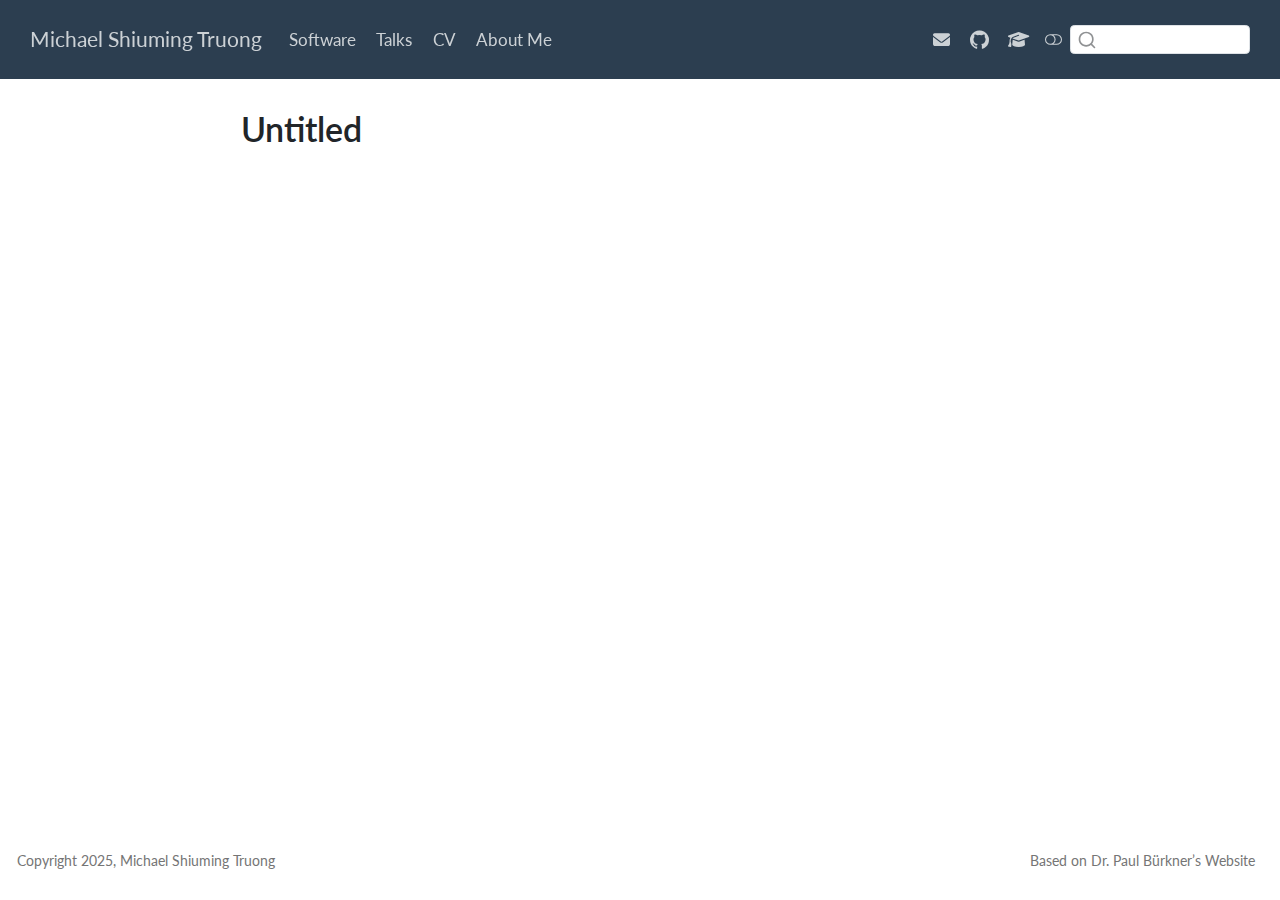
<file: docs/publications/index.html>
<!DOCTYPE html>
<html xmlns="http://www.w3.org/1999/xhtml" lang="en" xml:lang="en"><head>

<meta charset="utf-8">
<meta name="generator" content="quarto-1.6.33">

<meta name="viewport" content="width=device-width, initial-scale=1.0, user-scalable=yes">


<title>Untitled – Michael Shiuming Truong</title>
<style>
code{white-space: pre-wrap;}
span.smallcaps{font-variant: small-caps;}
div.columns{display: flex; gap: min(4vw, 1.5em);}
div.column{flex: auto; overflow-x: auto;}
div.hanging-indent{margin-left: 1.5em; text-indent: -1.5em;}
ul.task-list{list-style: none;}
ul.task-list li input[type="checkbox"] {
  width: 0.8em;
  margin: 0 0.8em 0.2em -1em; /* quarto-specific, see https://github.com/quarto-dev/quarto-cli/issues/4556 */ 
  vertical-align: middle;
}
</style>


<script src="../site_libs/quarto-nav/quarto-nav.js"></script>
<script src="../site_libs/clipboard/clipboard.min.js"></script>
<script src="../site_libs/quarto-search/autocomplete.umd.js"></script>
<script src="../site_libs/quarto-search/fuse.min.js"></script>
<script src="../site_libs/quarto-search/quarto-search.js"></script>
<meta name="quarto:offset" content="../">
<script src="../site_libs/quarto-html/quarto.js"></script>
<script src="../site_libs/quarto-html/popper.min.js"></script>
<script src="../site_libs/quarto-html/tippy.umd.min.js"></script>
<script src="../site_libs/quarto-html/anchor.min.js"></script>
<link href="../site_libs/quarto-html/tippy.css" rel="stylesheet">
<link href="../site_libs/quarto-html/quarto-syntax-highlighting-07ba0ad10f5680c660e360ac31d2f3b6.css" rel="stylesheet" class="quarto-color-scheme" id="quarto-text-highlighting-styles">
<link href="../site_libs/quarto-html/quarto-syntax-highlighting-dark-8b864f0777c60eecff11d75b6b2e1175.css" rel="prefetch" class="quarto-color-scheme quarto-color-alternate" id="quarto-text-highlighting-styles">
<script src="../site_libs/bootstrap/bootstrap.min.js"></script>
<link href="../site_libs/bootstrap/bootstrap-icons.css" rel="stylesheet">
<link href="../site_libs/bootstrap/bootstrap-bf0b87189133ad82d27ff74923443932.min.css" rel="stylesheet" append-hash="true" class="quarto-color-scheme" id="quarto-bootstrap" data-mode="light">
<link href="../site_libs/bootstrap/bootstrap-dark-89accc420a5523df8d755b6f2f3c9fba.min.css" rel="prefetch" append-hash="true" class="quarto-color-scheme quarto-color-alternate" id="quarto-bootstrap" data-mode="dark">
<link href="../site_libs/quarto-contrib/fontawesome6-1.2.0/all.min.css" rel="stylesheet">
<link href="../site_libs/quarto-contrib/fontawesome6-1.2.0/latex-fontsize.css" rel="stylesheet">
<script id="quarto-search-options" type="application/json">{
  "location": "navbar",
  "copy-button": false,
  "collapse-after": 3,
  "panel-placement": "end",
  "type": "textbox",
  "limit": 50,
  "keyboard-shortcut": [
    "f",
    "/",
    "s"
  ],
  "language": {
    "search-no-results-text": "No results",
    "search-matching-documents-text": "matching documents",
    "search-copy-link-title": "Copy link to search",
    "search-hide-matches-text": "Hide additional matches",
    "search-more-match-text": "more match in this document",
    "search-more-matches-text": "more matches in this document",
    "search-clear-button-title": "Clear",
    "search-text-placeholder": "",
    "search-detached-cancel-button-title": "Cancel",
    "search-submit-button-title": "Submit",
    "search-label": "Search"
  }
}</script>


<link rel="stylesheet" href="../styles.css">
</head>

<body class="nav-fixed fullcontent">

<div id="quarto-search-results"></div>
  <header id="quarto-header" class="headroom fixed-top">
    <nav class="navbar navbar-expand-lg " data-bs-theme="dark">
      <div class="navbar-container container-fluid">
      <div class="navbar-brand-container mx-auto">
    <a class="navbar-brand" href="../index.html">
    <span class="navbar-title">Michael Shiuming Truong</span>
    </a>
  </div>
            <div id="quarto-search" class="" title="Search"></div>
          <button class="navbar-toggler" type="button" data-bs-toggle="collapse" data-bs-target="#navbarCollapse" aria-controls="navbarCollapse" role="menu" aria-expanded="false" aria-label="Toggle navigation" onclick="if (window.quartoToggleHeadroom) { window.quartoToggleHeadroom(); }">
  <span class="navbar-toggler-icon"></span>
</button>
          <div class="collapse navbar-collapse" id="navbarCollapse">
            <ul class="navbar-nav navbar-nav-scroll me-auto">
  <li class="nav-item">
    <a class="nav-link" href="../software/index.html"> 
<span class="menu-text">Software</span></a>
  </li>  
  <li class="nav-item">
    <a class="nav-link" href="../talks/index.html"> 
<span class="menu-text">Talks</span></a>
  </li>  
  <li class="nav-item">
    <a class="nav-link" href="../cv/index.html"> 
<span class="menu-text">CV</span></a>
  </li>  
  <li class="nav-item">
    <a class="nav-link" href="../about/index.html"> 
<span class="menu-text">About Me</span></a>
  </li>  
</ul>
            <ul class="navbar-nav navbar-nav-scroll ms-auto">
  <li class="nav-item">
    <a class="nav-link" href="mailto:emstruonger@gmail.com"> 
<span class="menu-text"><i class="fa-solid fa-envelope" aria-label="envelope"></i></span></a>
  </li>  
  <li class="nav-item compact">
    <a class="nav-link" href="https://github.com/emstruong"> <i class="bi bi-github" role="img" aria-label="github">
</i> 
<span class="menu-text"></span></a>
  </li>  
  <li class="nav-item">
    <a class="nav-link" href="https://scholar.google.com/citations?user=E-XEowgAAAAJ&amp;hl=en&amp;oi=sra"> 
<span class="menu-text"><i class="fa-solid fa-graduation-cap" aria-label="graduation-cap"></i></span></a>
  </li>  
</ul>
          </div> <!-- /navcollapse -->
            <div class="quarto-navbar-tools">
  <a href="" class="quarto-color-scheme-toggle quarto-navigation-tool  px-1" onclick="window.quartoToggleColorScheme(); return false;" title="Toggle dark mode"><i class="bi"></i></a>
</div>
      </div> <!-- /container-fluid -->
    </nav>
</header>
<!-- content -->
<div id="quarto-content" class="quarto-container page-columns page-rows-contents page-layout-article page-navbar">
<!-- sidebar -->
<!-- margin-sidebar -->
    
<!-- main -->
<main class="content" id="quarto-document-content">

<header id="title-block-header" class="quarto-title-block default">
<div class="quarto-title">
<h1 class="title">Untitled</h1>
</div>



<div class="quarto-title-meta">

    
  
    
  </div>
  


</header>





</main> <!-- /main -->
<script id="quarto-html-after-body" type="application/javascript">
window.document.addEventListener("DOMContentLoaded", function (event) {
  const toggleBodyColorMode = (bsSheetEl) => {
    const mode = bsSheetEl.getAttribute("data-mode");
    const bodyEl = window.document.querySelector("body");
    if (mode === "dark") {
      bodyEl.classList.add("quarto-dark");
      bodyEl.classList.remove("quarto-light");
    } else {
      bodyEl.classList.add("quarto-light");
      bodyEl.classList.remove("quarto-dark");
    }
  }
  const toggleBodyColorPrimary = () => {
    const bsSheetEl = window.document.querySelector("link#quarto-bootstrap");
    if (bsSheetEl) {
      toggleBodyColorMode(bsSheetEl);
    }
  }
  toggleBodyColorPrimary();  
  const disableStylesheet = (stylesheets) => {
    for (let i=0; i < stylesheets.length; i++) {
      const stylesheet = stylesheets[i];
      stylesheet.rel = 'prefetch';
    }
  }
  const enableStylesheet = (stylesheets) => {
    for (let i=0; i < stylesheets.length; i++) {
      const stylesheet = stylesheets[i];
      stylesheet.rel = 'stylesheet';
    }
  }
  const manageTransitions = (selector, allowTransitions) => {
    const els = window.document.querySelectorAll(selector);
    for (let i=0; i < els.length; i++) {
      const el = els[i];
      if (allowTransitions) {
        el.classList.remove('notransition');
      } else {
        el.classList.add('notransition');
      }
    }
  }
  const toggleGiscusIfUsed = (isAlternate, darkModeDefault) => {
    const baseTheme = document.querySelector('#giscus-base-theme')?.value ?? 'light';
    const alternateTheme = document.querySelector('#giscus-alt-theme')?.value ?? 'dark';
    let newTheme = '';
    if(darkModeDefault) {
      newTheme = isAlternate ? baseTheme : alternateTheme;
    } else {
      newTheme = isAlternate ? alternateTheme : baseTheme;
    }
    const changeGiscusTheme = () => {
      // From: https://github.com/giscus/giscus/issues/336
      const sendMessage = (message) => {
        const iframe = document.querySelector('iframe.giscus-frame');
        if (!iframe) return;
        iframe.contentWindow.postMessage({ giscus: message }, 'https://giscus.app');
      }
      sendMessage({
        setConfig: {
          theme: newTheme
        }
      });
    }
    const isGiscussLoaded = window.document.querySelector('iframe.giscus-frame') !== null;
    if (isGiscussLoaded) {
      changeGiscusTheme();
    }
  }
  const toggleColorMode = (alternate) => {
    // Switch the stylesheets
    const alternateStylesheets = window.document.querySelectorAll('link.quarto-color-scheme.quarto-color-alternate');
    manageTransitions('#quarto-margin-sidebar .nav-link', false);
    if (alternate) {
      enableStylesheet(alternateStylesheets);
      for (const sheetNode of alternateStylesheets) {
        if (sheetNode.id === "quarto-bootstrap") {
          toggleBodyColorMode(sheetNode);
        }
      }
    } else {
      disableStylesheet(alternateStylesheets);
      toggleBodyColorPrimary();
    }
    manageTransitions('#quarto-margin-sidebar .nav-link', true);
    // Switch the toggles
    const toggles = window.document.querySelectorAll('.quarto-color-scheme-toggle');
    for (let i=0; i < toggles.length; i++) {
      const toggle = toggles[i];
      if (toggle) {
        if (alternate) {
          toggle.classList.add("alternate");     
        } else {
          toggle.classList.remove("alternate");
        }
      }
    }
    // Hack to workaround the fact that safari doesn't
    // properly recolor the scrollbar when toggling (#1455)
    if (navigator.userAgent.indexOf('Safari') > 0 && navigator.userAgent.indexOf('Chrome') == -1) {
      manageTransitions("body", false);
      window.scrollTo(0, 1);
      setTimeout(() => {
        window.scrollTo(0, 0);
        manageTransitions("body", true);
      }, 40);  
    }
  }
  const isFileUrl = () => { 
    return window.location.protocol === 'file:';
  }
  const hasAlternateSentinel = () => {  
    let styleSentinel = getColorSchemeSentinel();
    if (styleSentinel !== null) {
      return styleSentinel === "alternate";
    } else {
      return false;
    }
  }
  const setStyleSentinel = (alternate) => {
    const value = alternate ? "alternate" : "default";
    if (!isFileUrl()) {
      window.localStorage.setItem("quarto-color-scheme", value);
    } else {
      localAlternateSentinel = value;
    }
  }
  const getColorSchemeSentinel = () => {
    if (!isFileUrl()) {
      const storageValue = window.localStorage.getItem("quarto-color-scheme");
      return storageValue != null ? storageValue : localAlternateSentinel;
    } else {
      return localAlternateSentinel;
    }
  }
  const darkModeDefault = false;
  let localAlternateSentinel = darkModeDefault ? 'alternate' : 'default';
  // Dark / light mode switch
  window.quartoToggleColorScheme = () => {
    // Read the current dark / light value 
    let toAlternate = !hasAlternateSentinel();
    toggleColorMode(toAlternate);
    setStyleSentinel(toAlternate);
    toggleGiscusIfUsed(toAlternate, darkModeDefault);
  };
  // Ensure there is a toggle, if there isn't float one in the top right
  if (window.document.querySelector('.quarto-color-scheme-toggle') === null) {
    const a = window.document.createElement('a');
    a.classList.add('top-right');
    a.classList.add('quarto-color-scheme-toggle');
    a.href = "";
    a.onclick = function() { try { window.quartoToggleColorScheme(); } catch {} return false; };
    const i = window.document.createElement("i");
    i.classList.add('bi');
    a.appendChild(i);
    window.document.body.appendChild(a);
  }
  // Switch to dark mode if need be
  if (hasAlternateSentinel()) {
    toggleColorMode(true);
  } else {
    toggleColorMode(false);
  }
  const icon = "";
  const anchorJS = new window.AnchorJS();
  anchorJS.options = {
    placement: 'right',
    icon: icon
  };
  anchorJS.add('.anchored');
  const isCodeAnnotation = (el) => {
    for (const clz of el.classList) {
      if (clz.startsWith('code-annotation-')) {                     
        return true;
      }
    }
    return false;
  }
  const onCopySuccess = function(e) {
    // button target
    const button = e.trigger;
    // don't keep focus
    button.blur();
    // flash "checked"
    button.classList.add('code-copy-button-checked');
    var currentTitle = button.getAttribute("title");
    button.setAttribute("title", "Copied!");
    let tooltip;
    if (window.bootstrap) {
      button.setAttribute("data-bs-toggle", "tooltip");
      button.setAttribute("data-bs-placement", "left");
      button.setAttribute("data-bs-title", "Copied!");
      tooltip = new bootstrap.Tooltip(button, 
        { trigger: "manual", 
          customClass: "code-copy-button-tooltip",
          offset: [0, -8]});
      tooltip.show();    
    }
    setTimeout(function() {
      if (tooltip) {
        tooltip.hide();
        button.removeAttribute("data-bs-title");
        button.removeAttribute("data-bs-toggle");
        button.removeAttribute("data-bs-placement");
      }
      button.setAttribute("title", currentTitle);
      button.classList.remove('code-copy-button-checked');
    }, 1000);
    // clear code selection
    e.clearSelection();
  }
  const getTextToCopy = function(trigger) {
      const codeEl = trigger.previousElementSibling.cloneNode(true);
      for (const childEl of codeEl.children) {
        if (isCodeAnnotation(childEl)) {
          childEl.remove();
        }
      }
      return codeEl.innerText;
  }
  const clipboard = new window.ClipboardJS('.code-copy-button:not([data-in-quarto-modal])', {
    text: getTextToCopy
  });
  clipboard.on('success', onCopySuccess);
  if (window.document.getElementById('quarto-embedded-source-code-modal')) {
    // For code content inside modals, clipBoardJS needs to be initialized with a container option
    // TODO: Check when it could be a function (https://github.com/zenorocha/clipboard.js/issues/860)
    const clipboardModal = new window.ClipboardJS('.code-copy-button[data-in-quarto-modal]', {
      text: getTextToCopy,
      container: window.document.getElementById('quarto-embedded-source-code-modal')
    });
    clipboardModal.on('success', onCopySuccess);
  }
    var localhostRegex = new RegExp(/^(?:http|https):\/\/localhost\:?[0-9]*\//);
    var mailtoRegex = new RegExp(/^mailto:/);
      var filterRegex = new RegExp('/' + window.location.host + '/');
    var isInternal = (href) => {
        return filterRegex.test(href) || localhostRegex.test(href) || mailtoRegex.test(href);
    }
    // Inspect non-navigation links and adorn them if external
 	var links = window.document.querySelectorAll('a[href]:not(.nav-link):not(.navbar-brand):not(.toc-action):not(.sidebar-link):not(.sidebar-item-toggle):not(.pagination-link):not(.no-external):not([aria-hidden]):not(.dropdown-item):not(.quarto-navigation-tool):not(.about-link)');
    for (var i=0; i<links.length; i++) {
      const link = links[i];
      if (!isInternal(link.href)) {
        // undo the damage that might have been done by quarto-nav.js in the case of
        // links that we want to consider external
        if (link.dataset.originalHref !== undefined) {
          link.href = link.dataset.originalHref;
        }
      }
    }
  function tippyHover(el, contentFn, onTriggerFn, onUntriggerFn) {
    const config = {
      allowHTML: true,
      maxWidth: 500,
      delay: 100,
      arrow: false,
      appendTo: function(el) {
          return el.parentElement;
      },
      interactive: true,
      interactiveBorder: 10,
      theme: 'quarto',
      placement: 'bottom-start',
    };
    if (contentFn) {
      config.content = contentFn;
    }
    if (onTriggerFn) {
      config.onTrigger = onTriggerFn;
    }
    if (onUntriggerFn) {
      config.onUntrigger = onUntriggerFn;
    }
    window.tippy(el, config); 
  }
  const noterefs = window.document.querySelectorAll('a[role="doc-noteref"]');
  for (var i=0; i<noterefs.length; i++) {
    const ref = noterefs[i];
    tippyHover(ref, function() {
      // use id or data attribute instead here
      let href = ref.getAttribute('data-footnote-href') || ref.getAttribute('href');
      try { href = new URL(href).hash; } catch {}
      const id = href.replace(/^#\/?/, "");
      const note = window.document.getElementById(id);
      if (note) {
        return note.innerHTML;
      } else {
        return "";
      }
    });
  }
  const xrefs = window.document.querySelectorAll('a.quarto-xref');
  const processXRef = (id, note) => {
    // Strip column container classes
    const stripColumnClz = (el) => {
      el.classList.remove("page-full", "page-columns");
      if (el.children) {
        for (const child of el.children) {
          stripColumnClz(child);
        }
      }
    }
    stripColumnClz(note)
    if (id === null || id.startsWith('sec-')) {
      // Special case sections, only their first couple elements
      const container = document.createElement("div");
      if (note.children && note.children.length > 2) {
        container.appendChild(note.children[0].cloneNode(true));
        for (let i = 1; i < note.children.length; i++) {
          const child = note.children[i];
          if (child.tagName === "P" && child.innerText === "") {
            continue;
          } else {
            container.appendChild(child.cloneNode(true));
            break;
          }
        }
        if (window.Quarto?.typesetMath) {
          window.Quarto.typesetMath(container);
        }
        return container.innerHTML
      } else {
        if (window.Quarto?.typesetMath) {
          window.Quarto.typesetMath(note);
        }
        return note.innerHTML;
      }
    } else {
      // Remove any anchor links if they are present
      const anchorLink = note.querySelector('a.anchorjs-link');
      if (anchorLink) {
        anchorLink.remove();
      }
      if (window.Quarto?.typesetMath) {
        window.Quarto.typesetMath(note);
      }
      // TODO in 1.5, we should make sure this works without a callout special case
      if (note.classList.contains("callout")) {
        return note.outerHTML;
      } else {
        return note.innerHTML;
      }
    }
  }
  for (var i=0; i<xrefs.length; i++) {
    const xref = xrefs[i];
    tippyHover(xref, undefined, function(instance) {
      instance.disable();
      let url = xref.getAttribute('href');
      let hash = undefined; 
      if (url.startsWith('#')) {
        hash = url;
      } else {
        try { hash = new URL(url).hash; } catch {}
      }
      if (hash) {
        const id = hash.replace(/^#\/?/, "");
        const note = window.document.getElementById(id);
        if (note !== null) {
          try {
            const html = processXRef(id, note.cloneNode(true));
            instance.setContent(html);
          } finally {
            instance.enable();
            instance.show();
          }
        } else {
          // See if we can fetch this
          fetch(url.split('#')[0])
          .then(res => res.text())
          .then(html => {
            const parser = new DOMParser();
            const htmlDoc = parser.parseFromString(html, "text/html");
            const note = htmlDoc.getElementById(id);
            if (note !== null) {
              const html = processXRef(id, note);
              instance.setContent(html);
            } 
          }).finally(() => {
            instance.enable();
            instance.show();
          });
        }
      } else {
        // See if we can fetch a full url (with no hash to target)
        // This is a special case and we should probably do some content thinning / targeting
        fetch(url)
        .then(res => res.text())
        .then(html => {
          const parser = new DOMParser();
          const htmlDoc = parser.parseFromString(html, "text/html");
          const note = htmlDoc.querySelector('main.content');
          if (note !== null) {
            // This should only happen for chapter cross references
            // (since there is no id in the URL)
            // remove the first header
            if (note.children.length > 0 && note.children[0].tagName === "HEADER") {
              note.children[0].remove();
            }
            const html = processXRef(null, note);
            instance.setContent(html);
          } 
        }).finally(() => {
          instance.enable();
          instance.show();
        });
      }
    }, function(instance) {
    });
  }
      let selectedAnnoteEl;
      const selectorForAnnotation = ( cell, annotation) => {
        let cellAttr = 'data-code-cell="' + cell + '"';
        let lineAttr = 'data-code-annotation="' +  annotation + '"';
        const selector = 'span[' + cellAttr + '][' + lineAttr + ']';
        return selector;
      }
      const selectCodeLines = (annoteEl) => {
        const doc = window.document;
        const targetCell = annoteEl.getAttribute("data-target-cell");
        const targetAnnotation = annoteEl.getAttribute("data-target-annotation");
        const annoteSpan = window.document.querySelector(selectorForAnnotation(targetCell, targetAnnotation));
        const lines = annoteSpan.getAttribute("data-code-lines").split(",");
        const lineIds = lines.map((line) => {
          return targetCell + "-" + line;
        })
        let top = null;
        let height = null;
        let parent = null;
        if (lineIds.length > 0) {
            //compute the position of the single el (top and bottom and make a div)
            const el = window.document.getElementById(lineIds[0]);
            top = el.offsetTop;
            height = el.offsetHeight;
            parent = el.parentElement.parentElement;
          if (lineIds.length > 1) {
            const lastEl = window.document.getElementById(lineIds[lineIds.length - 1]);
            const bottom = lastEl.offsetTop + lastEl.offsetHeight;
            height = bottom - top;
          }
          if (top !== null && height !== null && parent !== null) {
            // cook up a div (if necessary) and position it 
            let div = window.document.getElementById("code-annotation-line-highlight");
            if (div === null) {
              div = window.document.createElement("div");
              div.setAttribute("id", "code-annotation-line-highlight");
              div.style.position = 'absolute';
              parent.appendChild(div);
            }
            div.style.top = top - 2 + "px";
            div.style.height = height + 4 + "px";
            div.style.left = 0;
            let gutterDiv = window.document.getElementById("code-annotation-line-highlight-gutter");
            if (gutterDiv === null) {
              gutterDiv = window.document.createElement("div");
              gutterDiv.setAttribute("id", "code-annotation-line-highlight-gutter");
              gutterDiv.style.position = 'absolute';
              const codeCell = window.document.getElementById(targetCell);
              const gutter = codeCell.querySelector('.code-annotation-gutter');
              gutter.appendChild(gutterDiv);
            }
            gutterDiv.style.top = top - 2 + "px";
            gutterDiv.style.height = height + 4 + "px";
          }
          selectedAnnoteEl = annoteEl;
        }
      };
      const unselectCodeLines = () => {
        const elementsIds = ["code-annotation-line-highlight", "code-annotation-line-highlight-gutter"];
        elementsIds.forEach((elId) => {
          const div = window.document.getElementById(elId);
          if (div) {
            div.remove();
          }
        });
        selectedAnnoteEl = undefined;
      };
        // Handle positioning of the toggle
    window.addEventListener(
      "resize",
      throttle(() => {
        elRect = undefined;
        if (selectedAnnoteEl) {
          selectCodeLines(selectedAnnoteEl);
        }
      }, 10)
    );
    function throttle(fn, ms) {
    let throttle = false;
    let timer;
      return (...args) => {
        if(!throttle) { // first call gets through
            fn.apply(this, args);
            throttle = true;
        } else { // all the others get throttled
            if(timer) clearTimeout(timer); // cancel #2
            timer = setTimeout(() => {
              fn.apply(this, args);
              timer = throttle = false;
            }, ms);
        }
      };
    }
      // Attach click handler to the DT
      const annoteDls = window.document.querySelectorAll('dt[data-target-cell]');
      for (const annoteDlNode of annoteDls) {
        annoteDlNode.addEventListener('click', (event) => {
          const clickedEl = event.target;
          if (clickedEl !== selectedAnnoteEl) {
            unselectCodeLines();
            const activeEl = window.document.querySelector('dt[data-target-cell].code-annotation-active');
            if (activeEl) {
              activeEl.classList.remove('code-annotation-active');
            }
            selectCodeLines(clickedEl);
            clickedEl.classList.add('code-annotation-active');
          } else {
            // Unselect the line
            unselectCodeLines();
            clickedEl.classList.remove('code-annotation-active');
          }
        });
      }
  const findCites = (el) => {
    const parentEl = el.parentElement;
    if (parentEl) {
      const cites = parentEl.dataset.cites;
      if (cites) {
        return {
          el,
          cites: cites.split(' ')
        };
      } else {
        return findCites(el.parentElement)
      }
    } else {
      return undefined;
    }
  };
  var bibliorefs = window.document.querySelectorAll('a[role="doc-biblioref"]');
  for (var i=0; i<bibliorefs.length; i++) {
    const ref = bibliorefs[i];
    const citeInfo = findCites(ref);
    if (citeInfo) {
      tippyHover(citeInfo.el, function() {
        var popup = window.document.createElement('div');
        citeInfo.cites.forEach(function(cite) {
          var citeDiv = window.document.createElement('div');
          citeDiv.classList.add('hanging-indent');
          citeDiv.classList.add('csl-entry');
          var biblioDiv = window.document.getElementById('ref-' + cite);
          if (biblioDiv) {
            citeDiv.innerHTML = biblioDiv.innerHTML;
          }
          popup.appendChild(citeDiv);
        });
        return popup.innerHTML;
      });
    }
  }
});
</script>
</div> <!-- /content -->
<footer class="footer">
  <div class="nav-footer">
    <div class="nav-footer-left">
<p>Copyright 2025, Michael Shiuming Truong</p>
</div>   
    <div class="nav-footer-center">
      &nbsp;
    </div>
    <div class="nav-footer-right">
      <ul class="footer-items list-unstyled">
    <li class="nav-item">
    <a class="nav-link" href="https://github.com/paul-buerkner/paul-buerkner.github.io/tree/master">
<p>Based on Dr.&nbsp;Paul Bürkner’s Website</p>
</a>
  </li>  
</ul>
    </div>
  </div>
</footer>




</body></html>
</file>
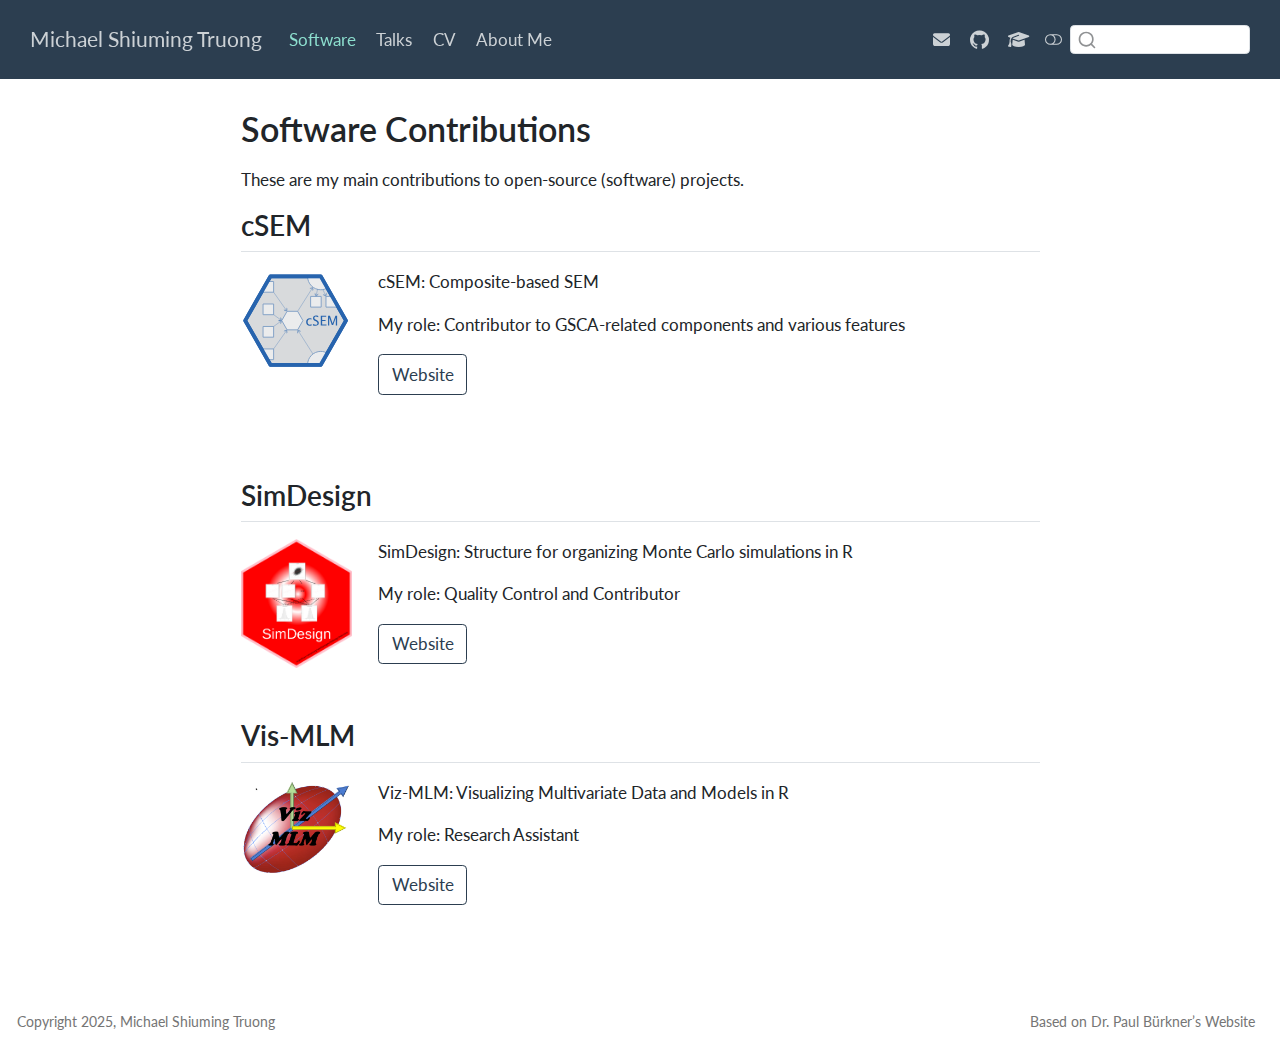
<file: docs/software/index.html>
<!DOCTYPE html>
<html xmlns="http://www.w3.org/1999/xhtml" lang="en" xml:lang="en"><head>

<meta charset="utf-8">
<meta name="generator" content="quarto-1.6.33">

<meta name="viewport" content="width=device-width, initial-scale=1.0, user-scalable=yes">


<title>Software Contributions – Michael Shiuming Truong</title>
<style>
code{white-space: pre-wrap;}
span.smallcaps{font-variant: small-caps;}
div.columns{display: flex; gap: min(4vw, 1.5em);}
div.column{flex: auto; overflow-x: auto;}
div.hanging-indent{margin-left: 1.5em; text-indent: -1.5em;}
ul.task-list{list-style: none;}
ul.task-list li input[type="checkbox"] {
  width: 0.8em;
  margin: 0 0.8em 0.2em -1em; /* quarto-specific, see https://github.com/quarto-dev/quarto-cli/issues/4556 */ 
  vertical-align: middle;
}
</style>


<script src="../site_libs/quarto-nav/quarto-nav.js"></script>
<script src="../site_libs/clipboard/clipboard.min.js"></script>
<script src="../site_libs/quarto-search/autocomplete.umd.js"></script>
<script src="../site_libs/quarto-search/fuse.min.js"></script>
<script src="../site_libs/quarto-search/quarto-search.js"></script>
<meta name="quarto:offset" content="../">
<script src="../site_libs/quarto-html/quarto.js"></script>
<script src="../site_libs/quarto-html/popper.min.js"></script>
<script src="../site_libs/quarto-html/tippy.umd.min.js"></script>
<script src="../site_libs/quarto-html/anchor.min.js"></script>
<link href="../site_libs/quarto-html/tippy.css" rel="stylesheet">
<link href="../site_libs/quarto-html/quarto-syntax-highlighting-07ba0ad10f5680c660e360ac31d2f3b6.css" rel="stylesheet" class="quarto-color-scheme" id="quarto-text-highlighting-styles">
<link href="../site_libs/quarto-html/quarto-syntax-highlighting-dark-8b864f0777c60eecff11d75b6b2e1175.css" rel="prefetch" class="quarto-color-scheme quarto-color-alternate" id="quarto-text-highlighting-styles">
<script src="../site_libs/bootstrap/bootstrap.min.js"></script>
<link href="../site_libs/bootstrap/bootstrap-icons.css" rel="stylesheet">
<link href="../site_libs/bootstrap/bootstrap-bf0b87189133ad82d27ff74923443932.min.css" rel="stylesheet" append-hash="true" class="quarto-color-scheme" id="quarto-bootstrap" data-mode="light">
<link href="../site_libs/bootstrap/bootstrap-dark-89accc420a5523df8d755b6f2f3c9fba.min.css" rel="prefetch" append-hash="true" class="quarto-color-scheme quarto-color-alternate" id="quarto-bootstrap" data-mode="dark">
<link href="../site_libs/quarto-contrib/fontawesome6-1.2.0/all.min.css" rel="stylesheet">
<link href="../site_libs/quarto-contrib/fontawesome6-1.2.0/latex-fontsize.css" rel="stylesheet">
<script id="quarto-search-options" type="application/json">{
  "location": "navbar",
  "copy-button": false,
  "collapse-after": 3,
  "panel-placement": "end",
  "type": "textbox",
  "limit": 50,
  "keyboard-shortcut": [
    "f",
    "/",
    "s"
  ],
  "language": {
    "search-no-results-text": "No results",
    "search-matching-documents-text": "matching documents",
    "search-copy-link-title": "Copy link to search",
    "search-hide-matches-text": "Hide additional matches",
    "search-more-match-text": "more match in this document",
    "search-more-matches-text": "more matches in this document",
    "search-clear-button-title": "Clear",
    "search-text-placeholder": "",
    "search-detached-cancel-button-title": "Cancel",
    "search-submit-button-title": "Submit",
    "search-label": "Search"
  }
}</script>


<link rel="stylesheet" href="../styles.css">
</head>

<body class="nav-fixed fullcontent">

<div id="quarto-search-results"></div>
  <header id="quarto-header" class="headroom fixed-top">
    <nav class="navbar navbar-expand-lg " data-bs-theme="dark">
      <div class="navbar-container container-fluid">
      <div class="navbar-brand-container mx-auto">
    <a class="navbar-brand" href="../index.html">
    <span class="navbar-title">Michael Shiuming Truong</span>
    </a>
  </div>
            <div id="quarto-search" class="" title="Search"></div>
          <button class="navbar-toggler" type="button" data-bs-toggle="collapse" data-bs-target="#navbarCollapse" aria-controls="navbarCollapse" role="menu" aria-expanded="false" aria-label="Toggle navigation" onclick="if (window.quartoToggleHeadroom) { window.quartoToggleHeadroom(); }">
  <span class="navbar-toggler-icon"></span>
</button>
          <div class="collapse navbar-collapse" id="navbarCollapse">
            <ul class="navbar-nav navbar-nav-scroll me-auto">
  <li class="nav-item">
    <a class="nav-link active" href="../software/index.html" aria-current="page"> 
<span class="menu-text">Software</span></a>
  </li>  
  <li class="nav-item">
    <a class="nav-link" href="../talks/index.html"> 
<span class="menu-text">Talks</span></a>
  </li>  
  <li class="nav-item">
    <a class="nav-link" href="../cv/index.html"> 
<span class="menu-text">CV</span></a>
  </li>  
  <li class="nav-item">
    <a class="nav-link" href="../about/index.html"> 
<span class="menu-text">About Me</span></a>
  </li>  
</ul>
            <ul class="navbar-nav navbar-nav-scroll ms-auto">
  <li class="nav-item">
    <a class="nav-link" href="mailto:emstruonger@gmail.com"> 
<span class="menu-text"><i class="fa-solid fa-envelope" aria-label="envelope"></i></span></a>
  </li>  
  <li class="nav-item compact">
    <a class="nav-link" href="https://github.com/emstruong"> <i class="bi bi-github" role="img" aria-label="github">
</i> 
<span class="menu-text"></span></a>
  </li>  
  <li class="nav-item">
    <a class="nav-link" href="https://scholar.google.com/citations?user=E-XEowgAAAAJ&amp;hl=en&amp;oi=sra"> 
<span class="menu-text"><i class="fa-solid fa-graduation-cap" aria-label="graduation-cap"></i></span></a>
  </li>  
</ul>
          </div> <!-- /navcollapse -->
            <div class="quarto-navbar-tools">
  <a href="" class="quarto-color-scheme-toggle quarto-navigation-tool  px-1" onclick="window.quartoToggleColorScheme(); return false;" title="Toggle dark mode"><i class="bi"></i></a>
</div>
      </div> <!-- /container-fluid -->
    </nav>
</header>
<!-- content -->
<div id="quarto-content" class="quarto-container page-columns page-rows-contents page-layout-article page-navbar">
<!-- sidebar -->
<!-- margin-sidebar -->
    
<!-- main -->
<main class="content" id="quarto-document-content">

<header id="title-block-header" class="quarto-title-block default">
<div class="quarto-title">
<h1 class="title">Software Contributions</h1>
</div>



<div class="quarto-title-meta">

    
  
    
  </div>
  


</header>


<p>These are my main contributions to open-source (software) projects.</p>
<section id="csem" class="level2">
<h2 class="anchored" data-anchor-id="csem">cSEM</h2>
<div class="grid">
<div class="g-col-12 g-col-md-2">
<p><img src="../images/cSEMsticker.svg" class="img-fluid" style="width:100.0%" alt="The cSEM logo."></p>
</div>
<div class="g-col-12 g-col-md-10">
<p>cSEM: Composite-based SEM</p>
<p>My role: Contributor to GSCA-related components and various features</p>
<p><a href="https://github.com/FloSchuberth/cSEM" class="btn btn-outline-primary btn-page-header btn-xs" role="button">Website</a></p>
</div>
</div>
</section>
<section id="simdesign" class="level2">
<h2 class="anchored" data-anchor-id="simdesign">SimDesign</h2>
<div class="grid">
<div class="g-col-12 g-col-md-2">
<p><img src="../images/SimDesign-logo.png" class="img-fluid" style="width:100.0%" alt="The SimDesign logo."></p>
</div>
<div class="g-col-12 g-col-md-10">
<p>SimDesign: Structure for organizing Monte Carlo simulations in R</p>
<p>My role: Quality Control and Contributor</p>
<p><a href="https://github.com/philchalmers/SimDesign" class="btn btn-outline-primary btn-page-header btn-xs" role="button">Website</a></p>
</div>
</div>
</section>
<section id="vis-mlm" class="level2">
<h2 class="anchored" data-anchor-id="vis-mlm">Vis-MLM</h2>
<div class="grid">
<div class="g-col-12 g-col-md-2">
<p><img src="../images/Viz-MLM-logo.jpg" class="img-fluid" style="width:100.0%" alt="The Viz-MLM logo."></p>
</div>
<div class="g-col-12 g-col-md-10">
<p>Viz-MLM: Visualizing Multivariate Data and Models in R</p>
<p>My role: Research Assistant</p>
<p><a href="https://github.com/friendly/Vis-MLM-book" class="btn btn-outline-primary btn-page-header btn-xs" role="button">Website</a></p>
</div>
</div>


</section>

</main> <!-- /main -->
<script id="quarto-html-after-body" type="application/javascript">
window.document.addEventListener("DOMContentLoaded", function (event) {
  const toggleBodyColorMode = (bsSheetEl) => {
    const mode = bsSheetEl.getAttribute("data-mode");
    const bodyEl = window.document.querySelector("body");
    if (mode === "dark") {
      bodyEl.classList.add("quarto-dark");
      bodyEl.classList.remove("quarto-light");
    } else {
      bodyEl.classList.add("quarto-light");
      bodyEl.classList.remove("quarto-dark");
    }
  }
  const toggleBodyColorPrimary = () => {
    const bsSheetEl = window.document.querySelector("link#quarto-bootstrap");
    if (bsSheetEl) {
      toggleBodyColorMode(bsSheetEl);
    }
  }
  toggleBodyColorPrimary();  
  const disableStylesheet = (stylesheets) => {
    for (let i=0; i < stylesheets.length; i++) {
      const stylesheet = stylesheets[i];
      stylesheet.rel = 'prefetch';
    }
  }
  const enableStylesheet = (stylesheets) => {
    for (let i=0; i < stylesheets.length; i++) {
      const stylesheet = stylesheets[i];
      stylesheet.rel = 'stylesheet';
    }
  }
  const manageTransitions = (selector, allowTransitions) => {
    const els = window.document.querySelectorAll(selector);
    for (let i=0; i < els.length; i++) {
      const el = els[i];
      if (allowTransitions) {
        el.classList.remove('notransition');
      } else {
        el.classList.add('notransition');
      }
    }
  }
  const toggleGiscusIfUsed = (isAlternate, darkModeDefault) => {
    const baseTheme = document.querySelector('#giscus-base-theme')?.value ?? 'light';
    const alternateTheme = document.querySelector('#giscus-alt-theme')?.value ?? 'dark';
    let newTheme = '';
    if(darkModeDefault) {
      newTheme = isAlternate ? baseTheme : alternateTheme;
    } else {
      newTheme = isAlternate ? alternateTheme : baseTheme;
    }
    const changeGiscusTheme = () => {
      // From: https://github.com/giscus/giscus/issues/336
      const sendMessage = (message) => {
        const iframe = document.querySelector('iframe.giscus-frame');
        if (!iframe) return;
        iframe.contentWindow.postMessage({ giscus: message }, 'https://giscus.app');
      }
      sendMessage({
        setConfig: {
          theme: newTheme
        }
      });
    }
    const isGiscussLoaded = window.document.querySelector('iframe.giscus-frame') !== null;
    if (isGiscussLoaded) {
      changeGiscusTheme();
    }
  }
  const toggleColorMode = (alternate) => {
    // Switch the stylesheets
    const alternateStylesheets = window.document.querySelectorAll('link.quarto-color-scheme.quarto-color-alternate');
    manageTransitions('#quarto-margin-sidebar .nav-link', false);
    if (alternate) {
      enableStylesheet(alternateStylesheets);
      for (const sheetNode of alternateStylesheets) {
        if (sheetNode.id === "quarto-bootstrap") {
          toggleBodyColorMode(sheetNode);
        }
      }
    } else {
      disableStylesheet(alternateStylesheets);
      toggleBodyColorPrimary();
    }
    manageTransitions('#quarto-margin-sidebar .nav-link', true);
    // Switch the toggles
    const toggles = window.document.querySelectorAll('.quarto-color-scheme-toggle');
    for (let i=0; i < toggles.length; i++) {
      const toggle = toggles[i];
      if (toggle) {
        if (alternate) {
          toggle.classList.add("alternate");     
        } else {
          toggle.classList.remove("alternate");
        }
      }
    }
    // Hack to workaround the fact that safari doesn't
    // properly recolor the scrollbar when toggling (#1455)
    if (navigator.userAgent.indexOf('Safari') > 0 && navigator.userAgent.indexOf('Chrome') == -1) {
      manageTransitions("body", false);
      window.scrollTo(0, 1);
      setTimeout(() => {
        window.scrollTo(0, 0);
        manageTransitions("body", true);
      }, 40);  
    }
  }
  const isFileUrl = () => { 
    return window.location.protocol === 'file:';
  }
  const hasAlternateSentinel = () => {  
    let styleSentinel = getColorSchemeSentinel();
    if (styleSentinel !== null) {
      return styleSentinel === "alternate";
    } else {
      return false;
    }
  }
  const setStyleSentinel = (alternate) => {
    const value = alternate ? "alternate" : "default";
    if (!isFileUrl()) {
      window.localStorage.setItem("quarto-color-scheme", value);
    } else {
      localAlternateSentinel = value;
    }
  }
  const getColorSchemeSentinel = () => {
    if (!isFileUrl()) {
      const storageValue = window.localStorage.getItem("quarto-color-scheme");
      return storageValue != null ? storageValue : localAlternateSentinel;
    } else {
      return localAlternateSentinel;
    }
  }
  const darkModeDefault = false;
  let localAlternateSentinel = darkModeDefault ? 'alternate' : 'default';
  // Dark / light mode switch
  window.quartoToggleColorScheme = () => {
    // Read the current dark / light value 
    let toAlternate = !hasAlternateSentinel();
    toggleColorMode(toAlternate);
    setStyleSentinel(toAlternate);
    toggleGiscusIfUsed(toAlternate, darkModeDefault);
  };
  // Ensure there is a toggle, if there isn't float one in the top right
  if (window.document.querySelector('.quarto-color-scheme-toggle') === null) {
    const a = window.document.createElement('a');
    a.classList.add('top-right');
    a.classList.add('quarto-color-scheme-toggle');
    a.href = "";
    a.onclick = function() { try { window.quartoToggleColorScheme(); } catch {} return false; };
    const i = window.document.createElement("i");
    i.classList.add('bi');
    a.appendChild(i);
    window.document.body.appendChild(a);
  }
  // Switch to dark mode if need be
  if (hasAlternateSentinel()) {
    toggleColorMode(true);
  } else {
    toggleColorMode(false);
  }
  const icon = "";
  const anchorJS = new window.AnchorJS();
  anchorJS.options = {
    placement: 'right',
    icon: icon
  };
  anchorJS.add('.anchored');
  const isCodeAnnotation = (el) => {
    for (const clz of el.classList) {
      if (clz.startsWith('code-annotation-')) {                     
        return true;
      }
    }
    return false;
  }
  const onCopySuccess = function(e) {
    // button target
    const button = e.trigger;
    // don't keep focus
    button.blur();
    // flash "checked"
    button.classList.add('code-copy-button-checked');
    var currentTitle = button.getAttribute("title");
    button.setAttribute("title", "Copied!");
    let tooltip;
    if (window.bootstrap) {
      button.setAttribute("data-bs-toggle", "tooltip");
      button.setAttribute("data-bs-placement", "left");
      button.setAttribute("data-bs-title", "Copied!");
      tooltip = new bootstrap.Tooltip(button, 
        { trigger: "manual", 
          customClass: "code-copy-button-tooltip",
          offset: [0, -8]});
      tooltip.show();    
    }
    setTimeout(function() {
      if (tooltip) {
        tooltip.hide();
        button.removeAttribute("data-bs-title");
        button.removeAttribute("data-bs-toggle");
        button.removeAttribute("data-bs-placement");
      }
      button.setAttribute("title", currentTitle);
      button.classList.remove('code-copy-button-checked');
    }, 1000);
    // clear code selection
    e.clearSelection();
  }
  const getTextToCopy = function(trigger) {
      const codeEl = trigger.previousElementSibling.cloneNode(true);
      for (const childEl of codeEl.children) {
        if (isCodeAnnotation(childEl)) {
          childEl.remove();
        }
      }
      return codeEl.innerText;
  }
  const clipboard = new window.ClipboardJS('.code-copy-button:not([data-in-quarto-modal])', {
    text: getTextToCopy
  });
  clipboard.on('success', onCopySuccess);
  if (window.document.getElementById('quarto-embedded-source-code-modal')) {
    // For code content inside modals, clipBoardJS needs to be initialized with a container option
    // TODO: Check when it could be a function (https://github.com/zenorocha/clipboard.js/issues/860)
    const clipboardModal = new window.ClipboardJS('.code-copy-button[data-in-quarto-modal]', {
      text: getTextToCopy,
      container: window.document.getElementById('quarto-embedded-source-code-modal')
    });
    clipboardModal.on('success', onCopySuccess);
  }
    var localhostRegex = new RegExp(/^(?:http|https):\/\/localhost\:?[0-9]*\//);
    var mailtoRegex = new RegExp(/^mailto:/);
      var filterRegex = new RegExp('/' + window.location.host + '/');
    var isInternal = (href) => {
        return filterRegex.test(href) || localhostRegex.test(href) || mailtoRegex.test(href);
    }
    // Inspect non-navigation links and adorn them if external
 	var links = window.document.querySelectorAll('a[href]:not(.nav-link):not(.navbar-brand):not(.toc-action):not(.sidebar-link):not(.sidebar-item-toggle):not(.pagination-link):not(.no-external):not([aria-hidden]):not(.dropdown-item):not(.quarto-navigation-tool):not(.about-link)');
    for (var i=0; i<links.length; i++) {
      const link = links[i];
      if (!isInternal(link.href)) {
        // undo the damage that might have been done by quarto-nav.js in the case of
        // links that we want to consider external
        if (link.dataset.originalHref !== undefined) {
          link.href = link.dataset.originalHref;
        }
      }
    }
  function tippyHover(el, contentFn, onTriggerFn, onUntriggerFn) {
    const config = {
      allowHTML: true,
      maxWidth: 500,
      delay: 100,
      arrow: false,
      appendTo: function(el) {
          return el.parentElement;
      },
      interactive: true,
      interactiveBorder: 10,
      theme: 'quarto',
      placement: 'bottom-start',
    };
    if (contentFn) {
      config.content = contentFn;
    }
    if (onTriggerFn) {
      config.onTrigger = onTriggerFn;
    }
    if (onUntriggerFn) {
      config.onUntrigger = onUntriggerFn;
    }
    window.tippy(el, config); 
  }
  const noterefs = window.document.querySelectorAll('a[role="doc-noteref"]');
  for (var i=0; i<noterefs.length; i++) {
    const ref = noterefs[i];
    tippyHover(ref, function() {
      // use id or data attribute instead here
      let href = ref.getAttribute('data-footnote-href') || ref.getAttribute('href');
      try { href = new URL(href).hash; } catch {}
      const id = href.replace(/^#\/?/, "");
      const note = window.document.getElementById(id);
      if (note) {
        return note.innerHTML;
      } else {
        return "";
      }
    });
  }
  const xrefs = window.document.querySelectorAll('a.quarto-xref');
  const processXRef = (id, note) => {
    // Strip column container classes
    const stripColumnClz = (el) => {
      el.classList.remove("page-full", "page-columns");
      if (el.children) {
        for (const child of el.children) {
          stripColumnClz(child);
        }
      }
    }
    stripColumnClz(note)
    if (id === null || id.startsWith('sec-')) {
      // Special case sections, only their first couple elements
      const container = document.createElement("div");
      if (note.children && note.children.length > 2) {
        container.appendChild(note.children[0].cloneNode(true));
        for (let i = 1; i < note.children.length; i++) {
          const child = note.children[i];
          if (child.tagName === "P" && child.innerText === "") {
            continue;
          } else {
            container.appendChild(child.cloneNode(true));
            break;
          }
        }
        if (window.Quarto?.typesetMath) {
          window.Quarto.typesetMath(container);
        }
        return container.innerHTML
      } else {
        if (window.Quarto?.typesetMath) {
          window.Quarto.typesetMath(note);
        }
        return note.innerHTML;
      }
    } else {
      // Remove any anchor links if they are present
      const anchorLink = note.querySelector('a.anchorjs-link');
      if (anchorLink) {
        anchorLink.remove();
      }
      if (window.Quarto?.typesetMath) {
        window.Quarto.typesetMath(note);
      }
      // TODO in 1.5, we should make sure this works without a callout special case
      if (note.classList.contains("callout")) {
        return note.outerHTML;
      } else {
        return note.innerHTML;
      }
    }
  }
  for (var i=0; i<xrefs.length; i++) {
    const xref = xrefs[i];
    tippyHover(xref, undefined, function(instance) {
      instance.disable();
      let url = xref.getAttribute('href');
      let hash = undefined; 
      if (url.startsWith('#')) {
        hash = url;
      } else {
        try { hash = new URL(url).hash; } catch {}
      }
      if (hash) {
        const id = hash.replace(/^#\/?/, "");
        const note = window.document.getElementById(id);
        if (note !== null) {
          try {
            const html = processXRef(id, note.cloneNode(true));
            instance.setContent(html);
          } finally {
            instance.enable();
            instance.show();
          }
        } else {
          // See if we can fetch this
          fetch(url.split('#')[0])
          .then(res => res.text())
          .then(html => {
            const parser = new DOMParser();
            const htmlDoc = parser.parseFromString(html, "text/html");
            const note = htmlDoc.getElementById(id);
            if (note !== null) {
              const html = processXRef(id, note);
              instance.setContent(html);
            } 
          }).finally(() => {
            instance.enable();
            instance.show();
          });
        }
      } else {
        // See if we can fetch a full url (with no hash to target)
        // This is a special case and we should probably do some content thinning / targeting
        fetch(url)
        .then(res => res.text())
        .then(html => {
          const parser = new DOMParser();
          const htmlDoc = parser.parseFromString(html, "text/html");
          const note = htmlDoc.querySelector('main.content');
          if (note !== null) {
            // This should only happen for chapter cross references
            // (since there is no id in the URL)
            // remove the first header
            if (note.children.length > 0 && note.children[0].tagName === "HEADER") {
              note.children[0].remove();
            }
            const html = processXRef(null, note);
            instance.setContent(html);
          } 
        }).finally(() => {
          instance.enable();
          instance.show();
        });
      }
    }, function(instance) {
    });
  }
      let selectedAnnoteEl;
      const selectorForAnnotation = ( cell, annotation) => {
        let cellAttr = 'data-code-cell="' + cell + '"';
        let lineAttr = 'data-code-annotation="' +  annotation + '"';
        const selector = 'span[' + cellAttr + '][' + lineAttr + ']';
        return selector;
      }
      const selectCodeLines = (annoteEl) => {
        const doc = window.document;
        const targetCell = annoteEl.getAttribute("data-target-cell");
        const targetAnnotation = annoteEl.getAttribute("data-target-annotation");
        const annoteSpan = window.document.querySelector(selectorForAnnotation(targetCell, targetAnnotation));
        const lines = annoteSpan.getAttribute("data-code-lines").split(",");
        const lineIds = lines.map((line) => {
          return targetCell + "-" + line;
        })
        let top = null;
        let height = null;
        let parent = null;
        if (lineIds.length > 0) {
            //compute the position of the single el (top and bottom and make a div)
            const el = window.document.getElementById(lineIds[0]);
            top = el.offsetTop;
            height = el.offsetHeight;
            parent = el.parentElement.parentElement;
          if (lineIds.length > 1) {
            const lastEl = window.document.getElementById(lineIds[lineIds.length - 1]);
            const bottom = lastEl.offsetTop + lastEl.offsetHeight;
            height = bottom - top;
          }
          if (top !== null && height !== null && parent !== null) {
            // cook up a div (if necessary) and position it 
            let div = window.document.getElementById("code-annotation-line-highlight");
            if (div === null) {
              div = window.document.createElement("div");
              div.setAttribute("id", "code-annotation-line-highlight");
              div.style.position = 'absolute';
              parent.appendChild(div);
            }
            div.style.top = top - 2 + "px";
            div.style.height = height + 4 + "px";
            div.style.left = 0;
            let gutterDiv = window.document.getElementById("code-annotation-line-highlight-gutter");
            if (gutterDiv === null) {
              gutterDiv = window.document.createElement("div");
              gutterDiv.setAttribute("id", "code-annotation-line-highlight-gutter");
              gutterDiv.style.position = 'absolute';
              const codeCell = window.document.getElementById(targetCell);
              const gutter = codeCell.querySelector('.code-annotation-gutter');
              gutter.appendChild(gutterDiv);
            }
            gutterDiv.style.top = top - 2 + "px";
            gutterDiv.style.height = height + 4 + "px";
          }
          selectedAnnoteEl = annoteEl;
        }
      };
      const unselectCodeLines = () => {
        const elementsIds = ["code-annotation-line-highlight", "code-annotation-line-highlight-gutter"];
        elementsIds.forEach((elId) => {
          const div = window.document.getElementById(elId);
          if (div) {
            div.remove();
          }
        });
        selectedAnnoteEl = undefined;
      };
        // Handle positioning of the toggle
    window.addEventListener(
      "resize",
      throttle(() => {
        elRect = undefined;
        if (selectedAnnoteEl) {
          selectCodeLines(selectedAnnoteEl);
        }
      }, 10)
    );
    function throttle(fn, ms) {
    let throttle = false;
    let timer;
      return (...args) => {
        if(!throttle) { // first call gets through
            fn.apply(this, args);
            throttle = true;
        } else { // all the others get throttled
            if(timer) clearTimeout(timer); // cancel #2
            timer = setTimeout(() => {
              fn.apply(this, args);
              timer = throttle = false;
            }, ms);
        }
      };
    }
      // Attach click handler to the DT
      const annoteDls = window.document.querySelectorAll('dt[data-target-cell]');
      for (const annoteDlNode of annoteDls) {
        annoteDlNode.addEventListener('click', (event) => {
          const clickedEl = event.target;
          if (clickedEl !== selectedAnnoteEl) {
            unselectCodeLines();
            const activeEl = window.document.querySelector('dt[data-target-cell].code-annotation-active');
            if (activeEl) {
              activeEl.classList.remove('code-annotation-active');
            }
            selectCodeLines(clickedEl);
            clickedEl.classList.add('code-annotation-active');
          } else {
            // Unselect the line
            unselectCodeLines();
            clickedEl.classList.remove('code-annotation-active');
          }
        });
      }
  const findCites = (el) => {
    const parentEl = el.parentElement;
    if (parentEl) {
      const cites = parentEl.dataset.cites;
      if (cites) {
        return {
          el,
          cites: cites.split(' ')
        };
      } else {
        return findCites(el.parentElement)
      }
    } else {
      return undefined;
    }
  };
  var bibliorefs = window.document.querySelectorAll('a[role="doc-biblioref"]');
  for (var i=0; i<bibliorefs.length; i++) {
    const ref = bibliorefs[i];
    const citeInfo = findCites(ref);
    if (citeInfo) {
      tippyHover(citeInfo.el, function() {
        var popup = window.document.createElement('div');
        citeInfo.cites.forEach(function(cite) {
          var citeDiv = window.document.createElement('div');
          citeDiv.classList.add('hanging-indent');
          citeDiv.classList.add('csl-entry');
          var biblioDiv = window.document.getElementById('ref-' + cite);
          if (biblioDiv) {
            citeDiv.innerHTML = biblioDiv.innerHTML;
          }
          popup.appendChild(citeDiv);
        });
        return popup.innerHTML;
      });
    }
  }
});
</script>
</div> <!-- /content -->
<footer class="footer">
  <div class="nav-footer">
    <div class="nav-footer-left">
<p>Copyright 2025, Michael Shiuming Truong</p>
</div>   
    <div class="nav-footer-center">
      &nbsp;
    </div>
    <div class="nav-footer-right">
      <ul class="footer-items list-unstyled">
    <li class="nav-item">
    <a class="nav-link" href="https://github.com/paul-buerkner/paul-buerkner.github.io/tree/master">
<p>Based on Dr.&nbsp;Paul Bürkner’s Website</p>
</a>
  </li>  
</ul>
    </div>
  </div>
</footer>




</body></html>
</file>
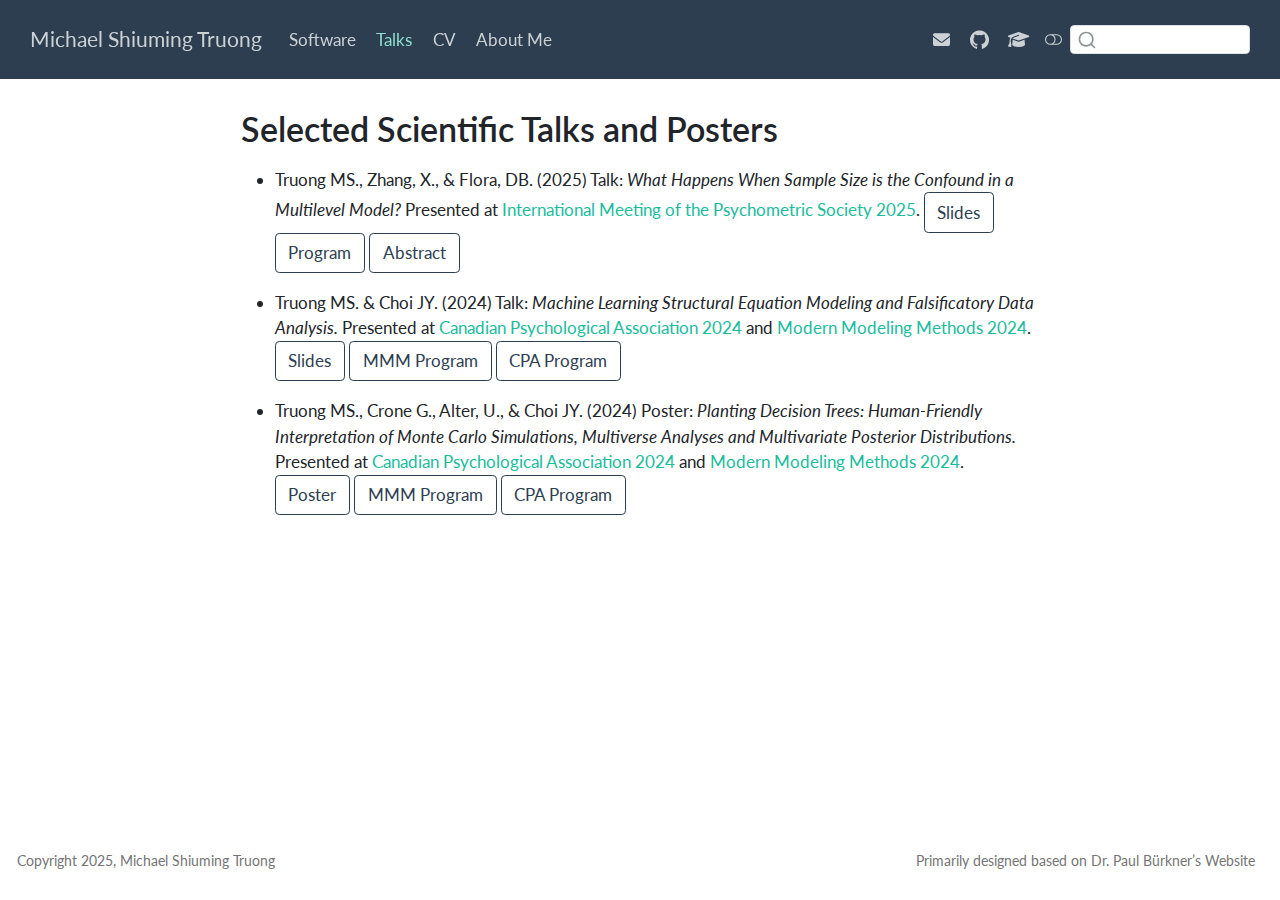
<file: docs/talks/index.html>
<!DOCTYPE html>
<html xmlns="http://www.w3.org/1999/xhtml" lang="en" xml:lang="en"><head>

<meta charset="utf-8">
<meta name="generator" content="quarto-1.6.33">

<meta name="viewport" content="width=device-width, initial-scale=1.0, user-scalable=yes">


<title>Selected Scientific Talks and Posters – Michael Shiuming Truong</title>
<style>
code{white-space: pre-wrap;}
span.smallcaps{font-variant: small-caps;}
div.columns{display: flex; gap: min(4vw, 1.5em);}
div.column{flex: auto; overflow-x: auto;}
div.hanging-indent{margin-left: 1.5em; text-indent: -1.5em;}
ul.task-list{list-style: none;}
ul.task-list li input[type="checkbox"] {
  width: 0.8em;
  margin: 0 0.8em 0.2em -1em; /* quarto-specific, see https://github.com/quarto-dev/quarto-cli/issues/4556 */ 
  vertical-align: middle;
}
</style>


<script src="../site_libs/quarto-nav/quarto-nav.js"></script>
<script src="../site_libs/clipboard/clipboard.min.js"></script>
<script src="../site_libs/quarto-search/autocomplete.umd.js"></script>
<script src="../site_libs/quarto-search/fuse.min.js"></script>
<script src="../site_libs/quarto-search/quarto-search.js"></script>
<meta name="quarto:offset" content="../">
<script src="../site_libs/quarto-html/quarto.js"></script>
<script src="../site_libs/quarto-html/popper.min.js"></script>
<script src="../site_libs/quarto-html/tippy.umd.min.js"></script>
<script src="../site_libs/quarto-html/anchor.min.js"></script>
<link href="../site_libs/quarto-html/tippy.css" rel="stylesheet">
<link href="../site_libs/quarto-html/quarto-syntax-highlighting-07ba0ad10f5680c660e360ac31d2f3b6.css" rel="stylesheet" class="quarto-color-scheme" id="quarto-text-highlighting-styles">
<link href="../site_libs/quarto-html/quarto-syntax-highlighting-dark-8b864f0777c60eecff11d75b6b2e1175.css" rel="prefetch" class="quarto-color-scheme quarto-color-alternate" id="quarto-text-highlighting-styles">
<script src="../site_libs/bootstrap/bootstrap.min.js"></script>
<link href="../site_libs/bootstrap/bootstrap-icons.css" rel="stylesheet">
<link href="../site_libs/bootstrap/bootstrap-bf0b87189133ad82d27ff74923443932.min.css" rel="stylesheet" append-hash="true" class="quarto-color-scheme" id="quarto-bootstrap" data-mode="light">
<link href="../site_libs/bootstrap/bootstrap-dark-89accc420a5523df8d755b6f2f3c9fba.min.css" rel="prefetch" append-hash="true" class="quarto-color-scheme quarto-color-alternate" id="quarto-bootstrap" data-mode="dark">
<link href="../site_libs/quarto-contrib/fontawesome6-1.2.0/all.min.css" rel="stylesheet">
<link href="../site_libs/quarto-contrib/fontawesome6-1.2.0/latex-fontsize.css" rel="stylesheet">
<script id="quarto-search-options" type="application/json">{
  "location": "navbar",
  "copy-button": false,
  "collapse-after": 3,
  "panel-placement": "end",
  "type": "textbox",
  "limit": 50,
  "keyboard-shortcut": [
    "f",
    "/",
    "s"
  ],
  "language": {
    "search-no-results-text": "No results",
    "search-matching-documents-text": "matching documents",
    "search-copy-link-title": "Copy link to search",
    "search-hide-matches-text": "Hide additional matches",
    "search-more-match-text": "more match in this document",
    "search-more-matches-text": "more matches in this document",
    "search-clear-button-title": "Clear",
    "search-text-placeholder": "",
    "search-detached-cancel-button-title": "Cancel",
    "search-submit-button-title": "Submit",
    "search-label": "Search"
  }
}</script>


<link rel="stylesheet" href="../styles.css">
</head>

<body class="nav-fixed fullcontent">

<div id="quarto-search-results"></div>
  <header id="quarto-header" class="headroom fixed-top">
    <nav class="navbar navbar-expand-lg " data-bs-theme="dark">
      <div class="navbar-container container-fluid">
      <div class="navbar-brand-container mx-auto">
    <a class="navbar-brand" href="../index.html">
    <span class="navbar-title">Michael Shiuming Truong</span>
    </a>
  </div>
            <div id="quarto-search" class="" title="Search"></div>
          <button class="navbar-toggler" type="button" data-bs-toggle="collapse" data-bs-target="#navbarCollapse" aria-controls="navbarCollapse" role="menu" aria-expanded="false" aria-label="Toggle navigation" onclick="if (window.quartoToggleHeadroom) { window.quartoToggleHeadroom(); }">
  <span class="navbar-toggler-icon"></span>
</button>
          <div class="collapse navbar-collapse" id="navbarCollapse">
            <ul class="navbar-nav navbar-nav-scroll me-auto">
  <li class="nav-item">
    <a class="nav-link" href="../software/index.html"> 
<span class="menu-text">Software</span></a>
  </li>  
  <li class="nav-item">
    <a class="nav-link active" href="../talks/index.html" aria-current="page"> 
<span class="menu-text">Talks</span></a>
  </li>  
  <li class="nav-item">
    <a class="nav-link" href="../cv/index.html"> 
<span class="menu-text">CV</span></a>
  </li>  
  <li class="nav-item">
    <a class="nav-link" href="../about/index.html"> 
<span class="menu-text">About Me</span></a>
  </li>  
</ul>
            <ul class="navbar-nav navbar-nav-scroll ms-auto">
  <li class="nav-item">
    <a class="nav-link" href="mailto:emstruonger@gmail.com"> 
<span class="menu-text"><i class="fa-solid fa-envelope" aria-label="envelope"></i></span></a>
  </li>  
  <li class="nav-item compact">
    <a class="nav-link" href="https://github.com/emstruong"> <i class="bi bi-github" role="img" aria-label="github">
</i> 
<span class="menu-text"></span></a>
  </li>  
  <li class="nav-item">
    <a class="nav-link" href="https://scholar.google.com/citations?user=E-XEowgAAAAJ&amp;hl=en&amp;oi=sra"> 
<span class="menu-text"><i class="fa-solid fa-graduation-cap" aria-label="graduation-cap"></i></span></a>
  </li>  
</ul>
          </div> <!-- /navcollapse -->
            <div class="quarto-navbar-tools">
  <a href="" class="quarto-color-scheme-toggle quarto-navigation-tool  px-1" onclick="window.quartoToggleColorScheme(); return false;" title="Toggle dark mode"><i class="bi"></i></a>
</div>
      </div> <!-- /container-fluid -->
    </nav>
</header>
<!-- content -->
<div id="quarto-content" class="quarto-container page-columns page-rows-contents page-layout-article page-navbar">
<!-- sidebar -->
<!-- margin-sidebar -->
    
<!-- main -->
<main class="content" id="quarto-document-content">

<header id="title-block-header" class="quarto-title-block default">
<div class="quarto-title">
<h1 class="title">Selected Scientific Talks and Posters</h1>
</div>



<div class="quarto-title-meta">

    
  
    
  </div>
  


</header>


<ul>
<li><p>Truong MS., Zhang, X., &amp; Flora, DB. (2025) Talk: <em>What Happens When Sample Size is the Confound in a Multilevel Model?</em> Presented at <a href="https://www.psychometricsociety.org/imps-2025">International Meeting of the Psychometric Society 2025</a>. <a href="pdf/IMPS_2025_MTruong_July_11_2025.pdf" class="btn btn-outline-primary btn-page-header btn-xs" role="button">Slides</a> <a href="pdf/imps-2025-final-program.pdf" class="btn btn-outline-primary btn-page-header btn-xs" role="button">Program</a> <a href="pdf/imps2025-abstracts.pdf" class="btn btn-outline-primary btn-page-header btn-xs" role="button">Abstract</a></p></li>
<li><p>Truong MS. &amp; Choi JY. (2024) Talk: <em>Machine Learning Structural Equation Modeling and Falsificatory Data Analysis.</em> Presented at <a href="https://cpa.ca/docs/File/Convention/2024/Abstract%20Book%202024-v1.2.pdf">Canadian Psychological Association 2024</a> and <a href="https://modeling.uconn.edu/mmm-2024-archive/">Modern Modeling Methods 2024</a>. <a href="pdf/MMM2024 Talk.pdf" class="btn btn-outline-primary btn-page-header btn-xs" role="button">Slides</a> <a href="pdf/M3_2024_Program_06-24-2024.pdf" class="btn btn-outline-primary btn-page-header btn-xs" role="button">MMM Program</a> <a href="pdf/CPA_Abstract Book 2024-v1.2.pdf" class="btn btn-outline-primary btn-page-header btn-xs" role="button">CPA Program</a></p></li>
<li><p>Truong MS., Crone G., Alter, U., &amp; Choi JY. (2024) Poster: <em>Planting Decision Trees: Human-Friendly Interpretation of Monte Carlo Simulations, Multiverse Analyses and Multivariate Posterior Distributions.</em> Presented at <a href="https://cpa.ca/docs/File/Convention/2024/Abstract%20Book%202024-v1.2.pdf">Canadian Psychological Association 2024</a> and <a href="https://modeling.uconn.edu/mmm-2024-archive/">Modern Modeling Methods 2024</a>. <a href="pdf/CPA_MMM_2024_Poster.pdf" class="btn btn-outline-primary btn-page-header btn-xs" role="button">Poster</a> <a href="pdf/M3_2024_Program_06-24-2024.pdf" class="btn btn-outline-primary btn-page-header btn-xs" role="button">MMM Program</a> <a href="pdf/CPA_Abstract Book 2024-v1.2.pdf" class="btn btn-outline-primary btn-page-header btn-xs" role="button">CPA Program</a></p></li>
</ul>



</main> <!-- /main -->
<script id="quarto-html-after-body" type="application/javascript">
window.document.addEventListener("DOMContentLoaded", function (event) {
  const toggleBodyColorMode = (bsSheetEl) => {
    const mode = bsSheetEl.getAttribute("data-mode");
    const bodyEl = window.document.querySelector("body");
    if (mode === "dark") {
      bodyEl.classList.add("quarto-dark");
      bodyEl.classList.remove("quarto-light");
    } else {
      bodyEl.classList.add("quarto-light");
      bodyEl.classList.remove("quarto-dark");
    }
  }
  const toggleBodyColorPrimary = () => {
    const bsSheetEl = window.document.querySelector("link#quarto-bootstrap");
    if (bsSheetEl) {
      toggleBodyColorMode(bsSheetEl);
    }
  }
  toggleBodyColorPrimary();  
  const disableStylesheet = (stylesheets) => {
    for (let i=0; i < stylesheets.length; i++) {
      const stylesheet = stylesheets[i];
      stylesheet.rel = 'prefetch';
    }
  }
  const enableStylesheet = (stylesheets) => {
    for (let i=0; i < stylesheets.length; i++) {
      const stylesheet = stylesheets[i];
      stylesheet.rel = 'stylesheet';
    }
  }
  const manageTransitions = (selector, allowTransitions) => {
    const els = window.document.querySelectorAll(selector);
    for (let i=0; i < els.length; i++) {
      const el = els[i];
      if (allowTransitions) {
        el.classList.remove('notransition');
      } else {
        el.classList.add('notransition');
      }
    }
  }
  const toggleGiscusIfUsed = (isAlternate, darkModeDefault) => {
    const baseTheme = document.querySelector('#giscus-base-theme')?.value ?? 'light';
    const alternateTheme = document.querySelector('#giscus-alt-theme')?.value ?? 'dark';
    let newTheme = '';
    if(darkModeDefault) {
      newTheme = isAlternate ? baseTheme : alternateTheme;
    } else {
      newTheme = isAlternate ? alternateTheme : baseTheme;
    }
    const changeGiscusTheme = () => {
      // From: https://github.com/giscus/giscus/issues/336
      const sendMessage = (message) => {
        const iframe = document.querySelector('iframe.giscus-frame');
        if (!iframe) return;
        iframe.contentWindow.postMessage({ giscus: message }, 'https://giscus.app');
      }
      sendMessage({
        setConfig: {
          theme: newTheme
        }
      });
    }
    const isGiscussLoaded = window.document.querySelector('iframe.giscus-frame') !== null;
    if (isGiscussLoaded) {
      changeGiscusTheme();
    }
  }
  const toggleColorMode = (alternate) => {
    // Switch the stylesheets
    const alternateStylesheets = window.document.querySelectorAll('link.quarto-color-scheme.quarto-color-alternate');
    manageTransitions('#quarto-margin-sidebar .nav-link', false);
    if (alternate) {
      enableStylesheet(alternateStylesheets);
      for (const sheetNode of alternateStylesheets) {
        if (sheetNode.id === "quarto-bootstrap") {
          toggleBodyColorMode(sheetNode);
        }
      }
    } else {
      disableStylesheet(alternateStylesheets);
      toggleBodyColorPrimary();
    }
    manageTransitions('#quarto-margin-sidebar .nav-link', true);
    // Switch the toggles
    const toggles = window.document.querySelectorAll('.quarto-color-scheme-toggle');
    for (let i=0; i < toggles.length; i++) {
      const toggle = toggles[i];
      if (toggle) {
        if (alternate) {
          toggle.classList.add("alternate");     
        } else {
          toggle.classList.remove("alternate");
        }
      }
    }
    // Hack to workaround the fact that safari doesn't
    // properly recolor the scrollbar when toggling (#1455)
    if (navigator.userAgent.indexOf('Safari') > 0 && navigator.userAgent.indexOf('Chrome') == -1) {
      manageTransitions("body", false);
      window.scrollTo(0, 1);
      setTimeout(() => {
        window.scrollTo(0, 0);
        manageTransitions("body", true);
      }, 40);  
    }
  }
  const isFileUrl = () => { 
    return window.location.protocol === 'file:';
  }
  const hasAlternateSentinel = () => {  
    let styleSentinel = getColorSchemeSentinel();
    if (styleSentinel !== null) {
      return styleSentinel === "alternate";
    } else {
      return false;
    }
  }
  const setStyleSentinel = (alternate) => {
    const value = alternate ? "alternate" : "default";
    if (!isFileUrl()) {
      window.localStorage.setItem("quarto-color-scheme", value);
    } else {
      localAlternateSentinel = value;
    }
  }
  const getColorSchemeSentinel = () => {
    if (!isFileUrl()) {
      const storageValue = window.localStorage.getItem("quarto-color-scheme");
      return storageValue != null ? storageValue : localAlternateSentinel;
    } else {
      return localAlternateSentinel;
    }
  }
  const darkModeDefault = false;
  let localAlternateSentinel = darkModeDefault ? 'alternate' : 'default';
  // Dark / light mode switch
  window.quartoToggleColorScheme = () => {
    // Read the current dark / light value 
    let toAlternate = !hasAlternateSentinel();
    toggleColorMode(toAlternate);
    setStyleSentinel(toAlternate);
    toggleGiscusIfUsed(toAlternate, darkModeDefault);
  };
  // Ensure there is a toggle, if there isn't float one in the top right
  if (window.document.querySelector('.quarto-color-scheme-toggle') === null) {
    const a = window.document.createElement('a');
    a.classList.add('top-right');
    a.classList.add('quarto-color-scheme-toggle');
    a.href = "";
    a.onclick = function() { try { window.quartoToggleColorScheme(); } catch {} return false; };
    const i = window.document.createElement("i");
    i.classList.add('bi');
    a.appendChild(i);
    window.document.body.appendChild(a);
  }
  // Switch to dark mode if need be
  if (hasAlternateSentinel()) {
    toggleColorMode(true);
  } else {
    toggleColorMode(false);
  }
  const icon = "";
  const anchorJS = new window.AnchorJS();
  anchorJS.options = {
    placement: 'right',
    icon: icon
  };
  anchorJS.add('.anchored');
  const isCodeAnnotation = (el) => {
    for (const clz of el.classList) {
      if (clz.startsWith('code-annotation-')) {                     
        return true;
      }
    }
    return false;
  }
  const onCopySuccess = function(e) {
    // button target
    const button = e.trigger;
    // don't keep focus
    button.blur();
    // flash "checked"
    button.classList.add('code-copy-button-checked');
    var currentTitle = button.getAttribute("title");
    button.setAttribute("title", "Copied!");
    let tooltip;
    if (window.bootstrap) {
      button.setAttribute("data-bs-toggle", "tooltip");
      button.setAttribute("data-bs-placement", "left");
      button.setAttribute("data-bs-title", "Copied!");
      tooltip = new bootstrap.Tooltip(button, 
        { trigger: "manual", 
          customClass: "code-copy-button-tooltip",
          offset: [0, -8]});
      tooltip.show();    
    }
    setTimeout(function() {
      if (tooltip) {
        tooltip.hide();
        button.removeAttribute("data-bs-title");
        button.removeAttribute("data-bs-toggle");
        button.removeAttribute("data-bs-placement");
      }
      button.setAttribute("title", currentTitle);
      button.classList.remove('code-copy-button-checked');
    }, 1000);
    // clear code selection
    e.clearSelection();
  }
  const getTextToCopy = function(trigger) {
      const codeEl = trigger.previousElementSibling.cloneNode(true);
      for (const childEl of codeEl.children) {
        if (isCodeAnnotation(childEl)) {
          childEl.remove();
        }
      }
      return codeEl.innerText;
  }
  const clipboard = new window.ClipboardJS('.code-copy-button:not([data-in-quarto-modal])', {
    text: getTextToCopy
  });
  clipboard.on('success', onCopySuccess);
  if (window.document.getElementById('quarto-embedded-source-code-modal')) {
    // For code content inside modals, clipBoardJS needs to be initialized with a container option
    // TODO: Check when it could be a function (https://github.com/zenorocha/clipboard.js/issues/860)
    const clipboardModal = new window.ClipboardJS('.code-copy-button[data-in-quarto-modal]', {
      text: getTextToCopy,
      container: window.document.getElementById('quarto-embedded-source-code-modal')
    });
    clipboardModal.on('success', onCopySuccess);
  }
    var localhostRegex = new RegExp(/^(?:http|https):\/\/localhost\:?[0-9]*\//);
    var mailtoRegex = new RegExp(/^mailto:/);
      var filterRegex = new RegExp('/' + window.location.host + '/');
    var isInternal = (href) => {
        return filterRegex.test(href) || localhostRegex.test(href) || mailtoRegex.test(href);
    }
    // Inspect non-navigation links and adorn them if external
 	var links = window.document.querySelectorAll('a[href]:not(.nav-link):not(.navbar-brand):not(.toc-action):not(.sidebar-link):not(.sidebar-item-toggle):not(.pagination-link):not(.no-external):not([aria-hidden]):not(.dropdown-item):not(.quarto-navigation-tool):not(.about-link)');
    for (var i=0; i<links.length; i++) {
      const link = links[i];
      if (!isInternal(link.href)) {
        // undo the damage that might have been done by quarto-nav.js in the case of
        // links that we want to consider external
        if (link.dataset.originalHref !== undefined) {
          link.href = link.dataset.originalHref;
        }
      }
    }
  function tippyHover(el, contentFn, onTriggerFn, onUntriggerFn) {
    const config = {
      allowHTML: true,
      maxWidth: 500,
      delay: 100,
      arrow: false,
      appendTo: function(el) {
          return el.parentElement;
      },
      interactive: true,
      interactiveBorder: 10,
      theme: 'quarto',
      placement: 'bottom-start',
    };
    if (contentFn) {
      config.content = contentFn;
    }
    if (onTriggerFn) {
      config.onTrigger = onTriggerFn;
    }
    if (onUntriggerFn) {
      config.onUntrigger = onUntriggerFn;
    }
    window.tippy(el, config); 
  }
  const noterefs = window.document.querySelectorAll('a[role="doc-noteref"]');
  for (var i=0; i<noterefs.length; i++) {
    const ref = noterefs[i];
    tippyHover(ref, function() {
      // use id or data attribute instead here
      let href = ref.getAttribute('data-footnote-href') || ref.getAttribute('href');
      try { href = new URL(href).hash; } catch {}
      const id = href.replace(/^#\/?/, "");
      const note = window.document.getElementById(id);
      if (note) {
        return note.innerHTML;
      } else {
        return "";
      }
    });
  }
  const xrefs = window.document.querySelectorAll('a.quarto-xref');
  const processXRef = (id, note) => {
    // Strip column container classes
    const stripColumnClz = (el) => {
      el.classList.remove("page-full", "page-columns");
      if (el.children) {
        for (const child of el.children) {
          stripColumnClz(child);
        }
      }
    }
    stripColumnClz(note)
    if (id === null || id.startsWith('sec-')) {
      // Special case sections, only their first couple elements
      const container = document.createElement("div");
      if (note.children && note.children.length > 2) {
        container.appendChild(note.children[0].cloneNode(true));
        for (let i = 1; i < note.children.length; i++) {
          const child = note.children[i];
          if (child.tagName === "P" && child.innerText === "") {
            continue;
          } else {
            container.appendChild(child.cloneNode(true));
            break;
          }
        }
        if (window.Quarto?.typesetMath) {
          window.Quarto.typesetMath(container);
        }
        return container.innerHTML
      } else {
        if (window.Quarto?.typesetMath) {
          window.Quarto.typesetMath(note);
        }
        return note.innerHTML;
      }
    } else {
      // Remove any anchor links if they are present
      const anchorLink = note.querySelector('a.anchorjs-link');
      if (anchorLink) {
        anchorLink.remove();
      }
      if (window.Quarto?.typesetMath) {
        window.Quarto.typesetMath(note);
      }
      // TODO in 1.5, we should make sure this works without a callout special case
      if (note.classList.contains("callout")) {
        return note.outerHTML;
      } else {
        return note.innerHTML;
      }
    }
  }
  for (var i=0; i<xrefs.length; i++) {
    const xref = xrefs[i];
    tippyHover(xref, undefined, function(instance) {
      instance.disable();
      let url = xref.getAttribute('href');
      let hash = undefined; 
      if (url.startsWith('#')) {
        hash = url;
      } else {
        try { hash = new URL(url).hash; } catch {}
      }
      if (hash) {
        const id = hash.replace(/^#\/?/, "");
        const note = window.document.getElementById(id);
        if (note !== null) {
          try {
            const html = processXRef(id, note.cloneNode(true));
            instance.setContent(html);
          } finally {
            instance.enable();
            instance.show();
          }
        } else {
          // See if we can fetch this
          fetch(url.split('#')[0])
          .then(res => res.text())
          .then(html => {
            const parser = new DOMParser();
            const htmlDoc = parser.parseFromString(html, "text/html");
            const note = htmlDoc.getElementById(id);
            if (note !== null) {
              const html = processXRef(id, note);
              instance.setContent(html);
            } 
          }).finally(() => {
            instance.enable();
            instance.show();
          });
        }
      } else {
        // See if we can fetch a full url (with no hash to target)
        // This is a special case and we should probably do some content thinning / targeting
        fetch(url)
        .then(res => res.text())
        .then(html => {
          const parser = new DOMParser();
          const htmlDoc = parser.parseFromString(html, "text/html");
          const note = htmlDoc.querySelector('main.content');
          if (note !== null) {
            // This should only happen for chapter cross references
            // (since there is no id in the URL)
            // remove the first header
            if (note.children.length > 0 && note.children[0].tagName === "HEADER") {
              note.children[0].remove();
            }
            const html = processXRef(null, note);
            instance.setContent(html);
          } 
        }).finally(() => {
          instance.enable();
          instance.show();
        });
      }
    }, function(instance) {
    });
  }
      let selectedAnnoteEl;
      const selectorForAnnotation = ( cell, annotation) => {
        let cellAttr = 'data-code-cell="' + cell + '"';
        let lineAttr = 'data-code-annotation="' +  annotation + '"';
        const selector = 'span[' + cellAttr + '][' + lineAttr + ']';
        return selector;
      }
      const selectCodeLines = (annoteEl) => {
        const doc = window.document;
        const targetCell = annoteEl.getAttribute("data-target-cell");
        const targetAnnotation = annoteEl.getAttribute("data-target-annotation");
        const annoteSpan = window.document.querySelector(selectorForAnnotation(targetCell, targetAnnotation));
        const lines = annoteSpan.getAttribute("data-code-lines").split(",");
        const lineIds = lines.map((line) => {
          return targetCell + "-" + line;
        })
        let top = null;
        let height = null;
        let parent = null;
        if (lineIds.length > 0) {
            //compute the position of the single el (top and bottom and make a div)
            const el = window.document.getElementById(lineIds[0]);
            top = el.offsetTop;
            height = el.offsetHeight;
            parent = el.parentElement.parentElement;
          if (lineIds.length > 1) {
            const lastEl = window.document.getElementById(lineIds[lineIds.length - 1]);
            const bottom = lastEl.offsetTop + lastEl.offsetHeight;
            height = bottom - top;
          }
          if (top !== null && height !== null && parent !== null) {
            // cook up a div (if necessary) and position it 
            let div = window.document.getElementById("code-annotation-line-highlight");
            if (div === null) {
              div = window.document.createElement("div");
              div.setAttribute("id", "code-annotation-line-highlight");
              div.style.position = 'absolute';
              parent.appendChild(div);
            }
            div.style.top = top - 2 + "px";
            div.style.height = height + 4 + "px";
            div.style.left = 0;
            let gutterDiv = window.document.getElementById("code-annotation-line-highlight-gutter");
            if (gutterDiv === null) {
              gutterDiv = window.document.createElement("div");
              gutterDiv.setAttribute("id", "code-annotation-line-highlight-gutter");
              gutterDiv.style.position = 'absolute';
              const codeCell = window.document.getElementById(targetCell);
              const gutter = codeCell.querySelector('.code-annotation-gutter');
              gutter.appendChild(gutterDiv);
            }
            gutterDiv.style.top = top - 2 + "px";
            gutterDiv.style.height = height + 4 + "px";
          }
          selectedAnnoteEl = annoteEl;
        }
      };
      const unselectCodeLines = () => {
        const elementsIds = ["code-annotation-line-highlight", "code-annotation-line-highlight-gutter"];
        elementsIds.forEach((elId) => {
          const div = window.document.getElementById(elId);
          if (div) {
            div.remove();
          }
        });
        selectedAnnoteEl = undefined;
      };
        // Handle positioning of the toggle
    window.addEventListener(
      "resize",
      throttle(() => {
        elRect = undefined;
        if (selectedAnnoteEl) {
          selectCodeLines(selectedAnnoteEl);
        }
      }, 10)
    );
    function throttle(fn, ms) {
    let throttle = false;
    let timer;
      return (...args) => {
        if(!throttle) { // first call gets through
            fn.apply(this, args);
            throttle = true;
        } else { // all the others get throttled
            if(timer) clearTimeout(timer); // cancel #2
            timer = setTimeout(() => {
              fn.apply(this, args);
              timer = throttle = false;
            }, ms);
        }
      };
    }
      // Attach click handler to the DT
      const annoteDls = window.document.querySelectorAll('dt[data-target-cell]');
      for (const annoteDlNode of annoteDls) {
        annoteDlNode.addEventListener('click', (event) => {
          const clickedEl = event.target;
          if (clickedEl !== selectedAnnoteEl) {
            unselectCodeLines();
            const activeEl = window.document.querySelector('dt[data-target-cell].code-annotation-active');
            if (activeEl) {
              activeEl.classList.remove('code-annotation-active');
            }
            selectCodeLines(clickedEl);
            clickedEl.classList.add('code-annotation-active');
          } else {
            // Unselect the line
            unselectCodeLines();
            clickedEl.classList.remove('code-annotation-active');
          }
        });
      }
  const findCites = (el) => {
    const parentEl = el.parentElement;
    if (parentEl) {
      const cites = parentEl.dataset.cites;
      if (cites) {
        return {
          el,
          cites: cites.split(' ')
        };
      } else {
        return findCites(el.parentElement)
      }
    } else {
      return undefined;
    }
  };
  var bibliorefs = window.document.querySelectorAll('a[role="doc-biblioref"]');
  for (var i=0; i<bibliorefs.length; i++) {
    const ref = bibliorefs[i];
    const citeInfo = findCites(ref);
    if (citeInfo) {
      tippyHover(citeInfo.el, function() {
        var popup = window.document.createElement('div');
        citeInfo.cites.forEach(function(cite) {
          var citeDiv = window.document.createElement('div');
          citeDiv.classList.add('hanging-indent');
          citeDiv.classList.add('csl-entry');
          var biblioDiv = window.document.getElementById('ref-' + cite);
          if (biblioDiv) {
            citeDiv.innerHTML = biblioDiv.innerHTML;
          }
          popup.appendChild(citeDiv);
        });
        return popup.innerHTML;
      });
    }
  }
});
</script>
</div> <!-- /content -->
<footer class="footer">
  <div class="nav-footer">
    <div class="nav-footer-left">
<p>Copyright 2025, Michael Shiuming Truong</p>
</div>   
    <div class="nav-footer-center">
      &nbsp;
    </div>
    <div class="nav-footer-right">
      <ul class="footer-items list-unstyled">
    <li class="nav-item">
    <a class="nav-link" href="https://github.com/paul-buerkner/paul-buerkner.github.io/tree/master">
<p>Primarily designed based on Dr.&nbsp;Paul Bürkner’s Website</p>
</a>
  </li>  
</ul>
    </div>
  </div>
</footer>




</body></html>
</file>
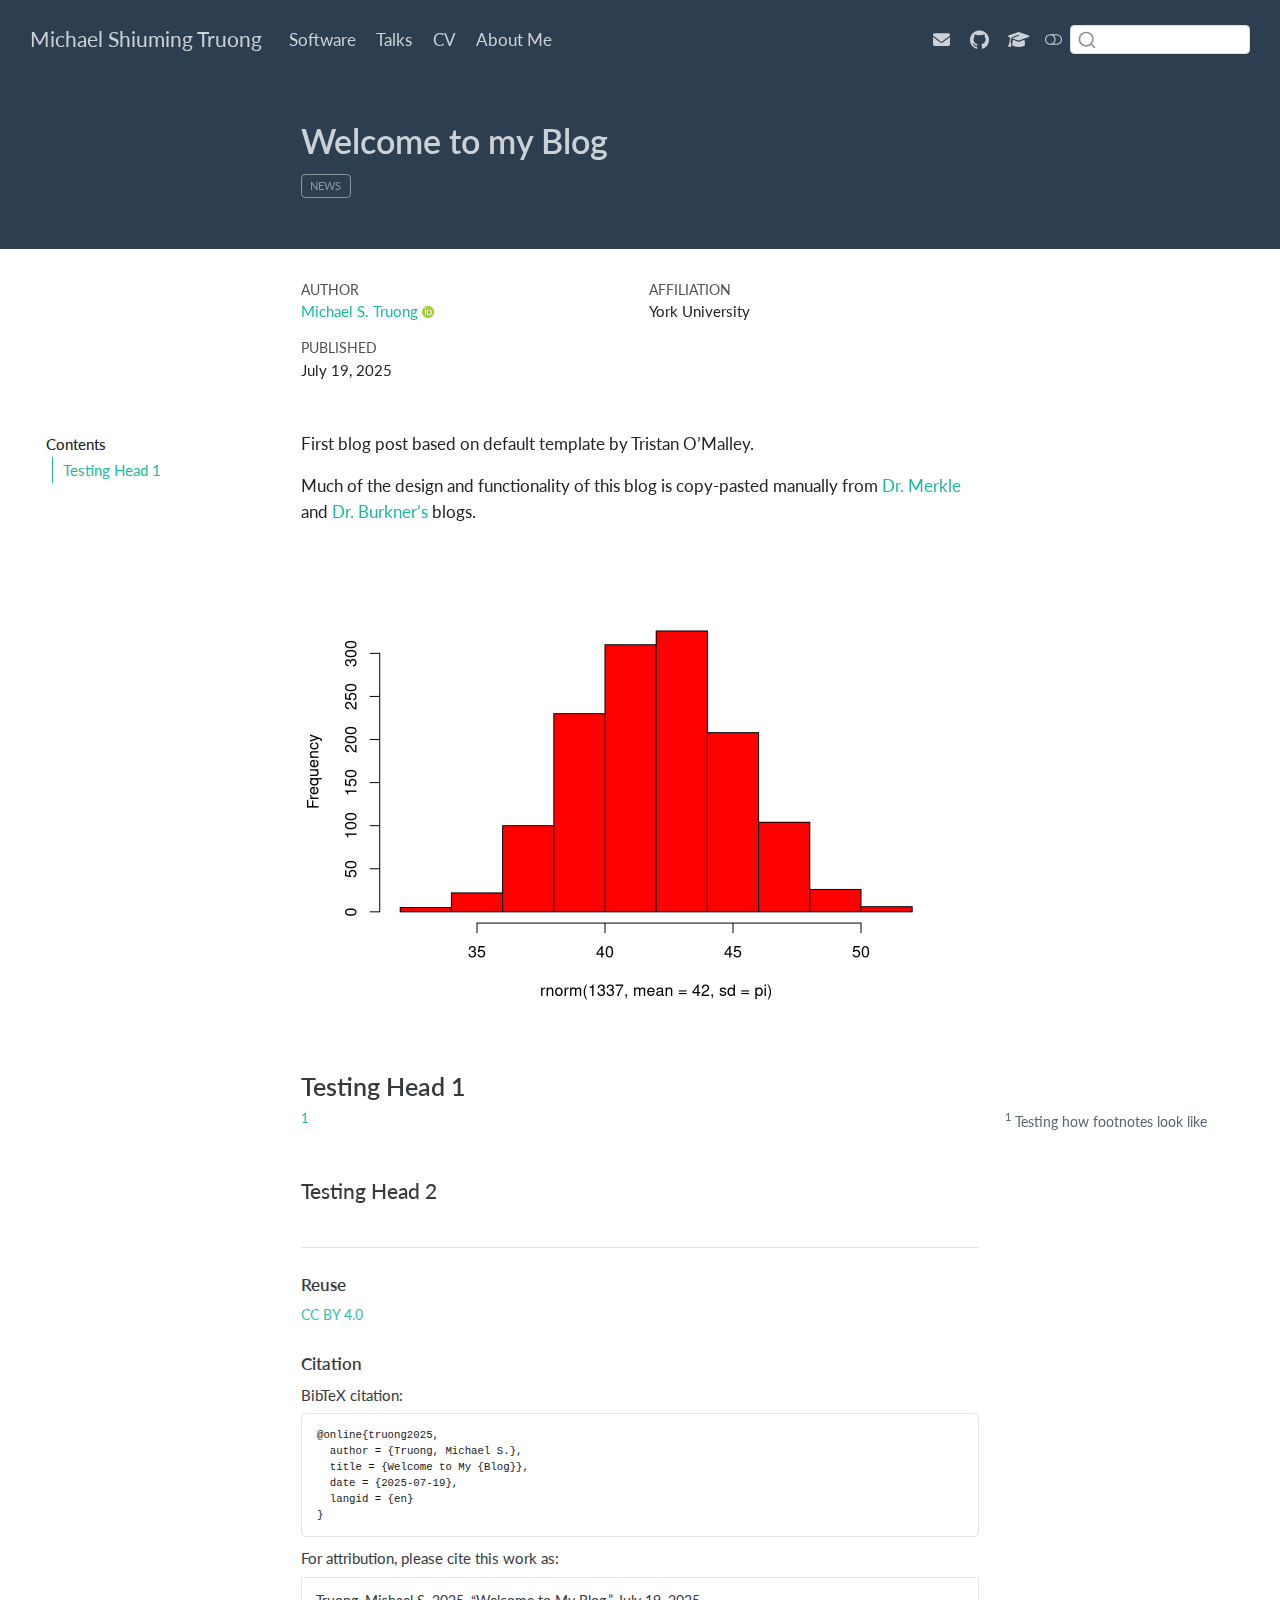
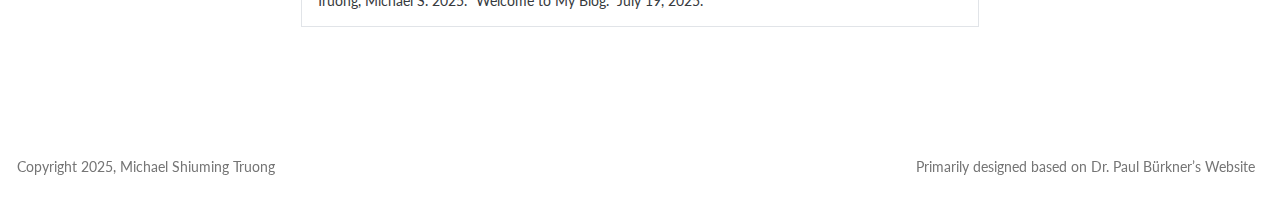
<file: docs/posts/init/index.html>
<!DOCTYPE html>
<html xmlns="http://www.w3.org/1999/xhtml" lang="en" xml:lang="en"><head>

<meta charset="utf-8">
<meta name="generator" content="quarto-1.6.33">

<meta name="viewport" content="width=device-width, initial-scale=1.0, user-scalable=yes">

<meta name="author" content="Michael S. Truong">
<meta name="dcterms.date" content="2025-07-19">

<title>Welcome to my Blog – Michael Shiuming Truong</title>
<style>
code{white-space: pre-wrap;}
span.smallcaps{font-variant: small-caps;}
div.columns{display: flex; gap: min(4vw, 1.5em);}
div.column{flex: auto; overflow-x: auto;}
div.hanging-indent{margin-left: 1.5em; text-indent: -1.5em;}
ul.task-list{list-style: none;}
ul.task-list li input[type="checkbox"] {
  width: 0.8em;
  margin: 0 0.8em 0.2em -1em; /* quarto-specific, see https://github.com/quarto-dev/quarto-cli/issues/4556 */ 
  vertical-align: middle;
}
</style>


<script src="../../site_libs/quarto-nav/quarto-nav.js"></script>
<script src="../../site_libs/clipboard/clipboard.min.js"></script>
<script src="../../site_libs/quarto-search/autocomplete.umd.js"></script>
<script src="../../site_libs/quarto-search/fuse.min.js"></script>
<script src="../../site_libs/quarto-search/quarto-search.js"></script>
<meta name="quarto:offset" content="../../">
<script src="../../site_libs/quarto-html/quarto.js"></script>
<script src="../../site_libs/quarto-html/popper.min.js"></script>
<script src="../../site_libs/quarto-html/tippy.umd.min.js"></script>
<script src="../../site_libs/quarto-html/anchor.min.js"></script>
<link href="../../site_libs/quarto-html/tippy.css" rel="stylesheet">
<link href="../../site_libs/quarto-html/quarto-syntax-highlighting-07ba0ad10f5680c660e360ac31d2f3b6.css" rel="stylesheet" class="quarto-color-scheme" id="quarto-text-highlighting-styles">
<link href="../../site_libs/quarto-html/quarto-syntax-highlighting-dark-8b864f0777c60eecff11d75b6b2e1175.css" rel="prefetch" class="quarto-color-scheme quarto-color-alternate" id="quarto-text-highlighting-styles">
<script src="../../site_libs/bootstrap/bootstrap.min.js"></script>
<link href="../../site_libs/bootstrap/bootstrap-icons.css" rel="stylesheet">
<link href="../../site_libs/bootstrap/bootstrap-bf0b87189133ad82d27ff74923443932.min.css" rel="stylesheet" append-hash="true" class="quarto-color-scheme" id="quarto-bootstrap" data-mode="light">
<link href="../../site_libs/bootstrap/bootstrap-dark-89accc420a5523df8d755b6f2f3c9fba.min.css" rel="prefetch" append-hash="true" class="quarto-color-scheme quarto-color-alternate" id="quarto-bootstrap" data-mode="dark">
<link href="../../site_libs/quarto-contrib/fontawesome6-1.2.0/all.min.css" rel="stylesheet">
<link href="../../site_libs/quarto-contrib/fontawesome6-1.2.0/latex-fontsize.css" rel="stylesheet">
<script id="quarto-search-options" type="application/json">{
  "location": "navbar",
  "copy-button": false,
  "collapse-after": 3,
  "panel-placement": "end",
  "type": "textbox",
  "limit": 50,
  "keyboard-shortcut": [
    "f",
    "/",
    "s"
  ],
  "language": {
    "search-no-results-text": "No results",
    "search-matching-documents-text": "matching documents",
    "search-copy-link-title": "Copy link to search",
    "search-hide-matches-text": "Hide additional matches",
    "search-more-match-text": "more match in this document",
    "search-more-matches-text": "more matches in this document",
    "search-clear-button-title": "Clear",
    "search-text-placeholder": "",
    "search-detached-cancel-button-title": "Cancel",
    "search-submit-button-title": "Submit",
    "search-label": "Search"
  }
}</script>


<link rel="stylesheet" href="../../styles.css">
</head>

<body class="floating nav-fixed slimcontent">

<div id="quarto-search-results"></div>
  <header id="quarto-header" class="headroom fixed-top quarto-banner">
    <nav class="navbar navbar-expand-lg " data-bs-theme="dark">
      <div class="navbar-container container-fluid">
      <div class="navbar-brand-container mx-auto">
    <a class="navbar-brand" href="../../index.html">
    <span class="navbar-title">Michael Shiuming Truong</span>
    </a>
  </div>
            <div id="quarto-search" class="" title="Search"></div>
          <button class="navbar-toggler" type="button" data-bs-toggle="collapse" data-bs-target="#navbarCollapse" aria-controls="navbarCollapse" role="menu" aria-expanded="false" aria-label="Toggle navigation" onclick="if (window.quartoToggleHeadroom) { window.quartoToggleHeadroom(); }">
  <span class="navbar-toggler-icon"></span>
</button>
          <div class="collapse navbar-collapse" id="navbarCollapse">
            <ul class="navbar-nav navbar-nav-scroll me-auto">
  <li class="nav-item">
    <a class="nav-link" href="../../software/index.html"> 
<span class="menu-text">Software</span></a>
  </li>  
  <li class="nav-item">
    <a class="nav-link" href="../../talks/index.html"> 
<span class="menu-text">Talks</span></a>
  </li>  
  <li class="nav-item">
    <a class="nav-link" href="../../cv/index.html"> 
<span class="menu-text">CV</span></a>
  </li>  
  <li class="nav-item">
    <a class="nav-link" href="../../about/index.html"> 
<span class="menu-text">About Me</span></a>
  </li>  
</ul>
            <ul class="navbar-nav navbar-nav-scroll ms-auto">
  <li class="nav-item">
    <a class="nav-link" href="mailto:emstruonger@gmail.com"> 
<span class="menu-text"><i class="fa-solid fa-envelope" aria-label="envelope"></i></span></a>
  </li>  
  <li class="nav-item compact">
    <a class="nav-link" href="https://github.com/emstruong"> <i class="bi bi-github" role="img" aria-label="github">
</i> 
<span class="menu-text"></span></a>
  </li>  
  <li class="nav-item">
    <a class="nav-link" href="https://scholar.google.com/citations?user=E-XEowgAAAAJ&amp;hl=en&amp;oi=sra"> 
<span class="menu-text"><i class="fa-solid fa-graduation-cap" aria-label="graduation-cap"></i></span></a>
  </li>  
</ul>
          </div> <!-- /navcollapse -->
            <div class="quarto-navbar-tools">
  <a href="" class="quarto-color-scheme-toggle quarto-navigation-tool  px-1" onclick="window.quartoToggleColorScheme(); return false;" title="Toggle dark mode"><i class="bi"></i></a>
</div>
      </div> <!-- /container-fluid -->
    </nav>
</header>
<!-- content -->
<header id="title-block-header" class="quarto-title-block default toc-left page-columns page-full">
  <div class="quarto-title-banner page-columns page-full">
    <div class="quarto-title column-body">
      <h1 class="title">Welcome to my Blog</h1>
                                <div class="quarto-categories">
                <div class="quarto-category">news</div>
              </div>
                  </div>
  </div>
    
  <div class="quarto-title-meta-author">
    <div class="quarto-title-meta-heading">Author</div>
    <div class="quarto-title-meta-heading">Affiliation</div>
    
      <div class="quarto-title-meta-contents">
      <p class="author"><a href="https://emstruong.github.io/">Michael S. Truong</a> <a href="https://orcid.org/0009-0006-4521-6528" class="quarto-title-author-orcid"> <img src="[data-uri]"></a></p>
    </div>
    <div class="quarto-title-meta-contents">
          <p class="affiliation">
              York University
            </p>
        </div>
    </div>

  <div class="quarto-title-meta">

        
      <div>
      <div class="quarto-title-meta-heading">Published</div>
      <div class="quarto-title-meta-contents">
        <p class="date">July 19, 2025</p>
      </div>
    </div>
    
      
    </div>
    
  
  </header><div id="quarto-content" class="quarto-container page-columns page-rows-contents page-layout-article page-navbar">
<!-- sidebar -->
  <nav id="quarto-sidebar" class="sidebar collapse collapse-horizontal quarto-sidebar-collapse-item sidebar-navigation floating overflow-auto">
    <nav id="TOC" role="doc-toc" class="toc-active">
    <h2 id="toc-title">Contents</h2>
   
  <ul>
  <li><a href="#testing-head-1" id="toc-testing-head-1" class="nav-link active" data-scroll-target="#testing-head-1">Testing Head 1</a></li>
  </ul>
</nav>
</nav>
<div id="quarto-sidebar-glass" class="quarto-sidebar-collapse-item" data-bs-toggle="collapse" data-bs-target=".quarto-sidebar-collapse-item"></div>
<!-- margin-sidebar -->
    <div id="quarto-margin-sidebar" class="sidebar margin-sidebar zindex-bottom">
    </div>
<!-- main -->
<main class="content quarto-banner-title-block page-columns page-full" id="quarto-document-content">





<p>First blog post based on default template by Tristan O’Malley.<br>
</p>
<p>Much of the design and functionality of this blog is copy-pasted manually from <a href="https://github.com/ecmerkle/ecmerkle.github.io">Dr.&nbsp;Merkle</a> and <a href="https://github.com/paul-buerkner/paul-buerkner.github.io/tree/master">Dr.&nbsp;Burkner’s</a> blogs.</p>
<div class="cell">
<div class="cell-output-display">
<div>
<figure class="figure">
<p><img src="index_files/figure-html/unnamed-chunk-1-1.png" class="img-fluid figure-img" width="672"></p>
</figure>
</div>
</div>
</div>
<section id="testing-head-1" class="level3 page-columns page-full">
<h3 class="anchored" data-anchor-id="testing-head-1">Testing Head 1</h3>
<p><a href="#fn1" class="footnote-ref" id="fnref1" role="doc-noteref"><sup>1</sup></a></p>
<div class="no-row-height column-margin column-container"><div id="fn1"><p><sup>1</sup>&nbsp;Testing how footnotes look like</p></div></div><section id="testing-head-2" class="level4">
<h4 class="anchored" data-anchor-id="testing-head-2">Testing Head 2</h4>


</section>
</section>


<div id="quarto-appendix" class="default"><section class="quarto-appendix-contents" id="quarto-reuse"><h2 class="anchored quarto-appendix-heading">Reuse</h2><div class="quarto-appendix-contents"><div><a rel="license" href="https://creativecommons.org/licenses/by/4.0/">CC BY 4.0</a></div></div></section><section class="quarto-appendix-contents" id="quarto-citation"><h2 class="anchored quarto-appendix-heading">Citation</h2><div><div class="quarto-appendix-secondary-label">BibTeX citation:</div><pre class="sourceCode code-with-copy quarto-appendix-bibtex"><code class="sourceCode bibtex">@online{truong2025,
  author = {Truong, Michael S.},
  title = {Welcome to My {Blog}},
  date = {2025-07-19},
  langid = {en}
}
</code><button title="Copy to Clipboard" class="code-copy-button"><i class="bi"></i></button></pre><div class="quarto-appendix-secondary-label">For attribution, please cite this work as:</div><div id="ref-truong2025" class="csl-entry quarto-appendix-citeas" role="listitem">
Truong, Michael S. 2025. <span>“Welcome to My Blog.”</span> July 19,
2025.
</div></div></section></div></main> <!-- /main -->
<script id="quarto-html-after-body" type="application/javascript">
window.document.addEventListener("DOMContentLoaded", function (event) {
  const toggleBodyColorMode = (bsSheetEl) => {
    const mode = bsSheetEl.getAttribute("data-mode");
    const bodyEl = window.document.querySelector("body");
    if (mode === "dark") {
      bodyEl.classList.add("quarto-dark");
      bodyEl.classList.remove("quarto-light");
    } else {
      bodyEl.classList.add("quarto-light");
      bodyEl.classList.remove("quarto-dark");
    }
  }
  const toggleBodyColorPrimary = () => {
    const bsSheetEl = window.document.querySelector("link#quarto-bootstrap");
    if (bsSheetEl) {
      toggleBodyColorMode(bsSheetEl);
    }
  }
  toggleBodyColorPrimary();  
  const disableStylesheet = (stylesheets) => {
    for (let i=0; i < stylesheets.length; i++) {
      const stylesheet = stylesheets[i];
      stylesheet.rel = 'prefetch';
    }
  }
  const enableStylesheet = (stylesheets) => {
    for (let i=0; i < stylesheets.length; i++) {
      const stylesheet = stylesheets[i];
      stylesheet.rel = 'stylesheet';
    }
  }
  const manageTransitions = (selector, allowTransitions) => {
    const els = window.document.querySelectorAll(selector);
    for (let i=0; i < els.length; i++) {
      const el = els[i];
      if (allowTransitions) {
        el.classList.remove('notransition');
      } else {
        el.classList.add('notransition');
      }
    }
  }
  const toggleGiscusIfUsed = (isAlternate, darkModeDefault) => {
    const baseTheme = document.querySelector('#giscus-base-theme')?.value ?? 'light';
    const alternateTheme = document.querySelector('#giscus-alt-theme')?.value ?? 'dark';
    let newTheme = '';
    if(darkModeDefault) {
      newTheme = isAlternate ? baseTheme : alternateTheme;
    } else {
      newTheme = isAlternate ? alternateTheme : baseTheme;
    }
    const changeGiscusTheme = () => {
      // From: https://github.com/giscus/giscus/issues/336
      const sendMessage = (message) => {
        const iframe = document.querySelector('iframe.giscus-frame');
        if (!iframe) return;
        iframe.contentWindow.postMessage({ giscus: message }, 'https://giscus.app');
      }
      sendMessage({
        setConfig: {
          theme: newTheme
        }
      });
    }
    const isGiscussLoaded = window.document.querySelector('iframe.giscus-frame') !== null;
    if (isGiscussLoaded) {
      changeGiscusTheme();
    }
  }
  const toggleColorMode = (alternate) => {
    // Switch the stylesheets
    const alternateStylesheets = window.document.querySelectorAll('link.quarto-color-scheme.quarto-color-alternate');
    manageTransitions('#quarto-margin-sidebar .nav-link', false);
    if (alternate) {
      enableStylesheet(alternateStylesheets);
      for (const sheetNode of alternateStylesheets) {
        if (sheetNode.id === "quarto-bootstrap") {
          toggleBodyColorMode(sheetNode);
        }
      }
    } else {
      disableStylesheet(alternateStylesheets);
      toggleBodyColorPrimary();
    }
    manageTransitions('#quarto-margin-sidebar .nav-link', true);
    // Switch the toggles
    const toggles = window.document.querySelectorAll('.quarto-color-scheme-toggle');
    for (let i=0; i < toggles.length; i++) {
      const toggle = toggles[i];
      if (toggle) {
        if (alternate) {
          toggle.classList.add("alternate");     
        } else {
          toggle.classList.remove("alternate");
        }
      }
    }
    // Hack to workaround the fact that safari doesn't
    // properly recolor the scrollbar when toggling (#1455)
    if (navigator.userAgent.indexOf('Safari') > 0 && navigator.userAgent.indexOf('Chrome') == -1) {
      manageTransitions("body", false);
      window.scrollTo(0, 1);
      setTimeout(() => {
        window.scrollTo(0, 0);
        manageTransitions("body", true);
      }, 40);  
    }
  }
  const isFileUrl = () => { 
    return window.location.protocol === 'file:';
  }
  const hasAlternateSentinel = () => {  
    let styleSentinel = getColorSchemeSentinel();
    if (styleSentinel !== null) {
      return styleSentinel === "alternate";
    } else {
      return false;
    }
  }
  const setStyleSentinel = (alternate) => {
    const value = alternate ? "alternate" : "default";
    if (!isFileUrl()) {
      window.localStorage.setItem("quarto-color-scheme", value);
    } else {
      localAlternateSentinel = value;
    }
  }
  const getColorSchemeSentinel = () => {
    if (!isFileUrl()) {
      const storageValue = window.localStorage.getItem("quarto-color-scheme");
      return storageValue != null ? storageValue : localAlternateSentinel;
    } else {
      return localAlternateSentinel;
    }
  }
  const darkModeDefault = false;
  let localAlternateSentinel = darkModeDefault ? 'alternate' : 'default';
  // Dark / light mode switch
  window.quartoToggleColorScheme = () => {
    // Read the current dark / light value 
    let toAlternate = !hasAlternateSentinel();
    toggleColorMode(toAlternate);
    setStyleSentinel(toAlternate);
    toggleGiscusIfUsed(toAlternate, darkModeDefault);
  };
  // Ensure there is a toggle, if there isn't float one in the top right
  if (window.document.querySelector('.quarto-color-scheme-toggle') === null) {
    const a = window.document.createElement('a');
    a.classList.add('top-right');
    a.classList.add('quarto-color-scheme-toggle');
    a.href = "";
    a.onclick = function() { try { window.quartoToggleColorScheme(); } catch {} return false; };
    const i = window.document.createElement("i");
    i.classList.add('bi');
    a.appendChild(i);
    window.document.body.appendChild(a);
  }
  // Switch to dark mode if need be
  if (hasAlternateSentinel()) {
    toggleColorMode(true);
  } else {
    toggleColorMode(false);
  }
  const icon = "";
  const anchorJS = new window.AnchorJS();
  anchorJS.options = {
    placement: 'right',
    icon: icon
  };
  anchorJS.add('.anchored');
  const isCodeAnnotation = (el) => {
    for (const clz of el.classList) {
      if (clz.startsWith('code-annotation-')) {                     
        return true;
      }
    }
    return false;
  }
  const onCopySuccess = function(e) {
    // button target
    const button = e.trigger;
    // don't keep focus
    button.blur();
    // flash "checked"
    button.classList.add('code-copy-button-checked');
    var currentTitle = button.getAttribute("title");
    button.setAttribute("title", "Copied!");
    let tooltip;
    if (window.bootstrap) {
      button.setAttribute("data-bs-toggle", "tooltip");
      button.setAttribute("data-bs-placement", "left");
      button.setAttribute("data-bs-title", "Copied!");
      tooltip = new bootstrap.Tooltip(button, 
        { trigger: "manual", 
          customClass: "code-copy-button-tooltip",
          offset: [0, -8]});
      tooltip.show();    
    }
    setTimeout(function() {
      if (tooltip) {
        tooltip.hide();
        button.removeAttribute("data-bs-title");
        button.removeAttribute("data-bs-toggle");
        button.removeAttribute("data-bs-placement");
      }
      button.setAttribute("title", currentTitle);
      button.classList.remove('code-copy-button-checked');
    }, 1000);
    // clear code selection
    e.clearSelection();
  }
  const getTextToCopy = function(trigger) {
      const codeEl = trigger.previousElementSibling.cloneNode(true);
      for (const childEl of codeEl.children) {
        if (isCodeAnnotation(childEl)) {
          childEl.remove();
        }
      }
      return codeEl.innerText;
  }
  const clipboard = new window.ClipboardJS('.code-copy-button:not([data-in-quarto-modal])', {
    text: getTextToCopy
  });
  clipboard.on('success', onCopySuccess);
  if (window.document.getElementById('quarto-embedded-source-code-modal')) {
    // For code content inside modals, clipBoardJS needs to be initialized with a container option
    // TODO: Check when it could be a function (https://github.com/zenorocha/clipboard.js/issues/860)
    const clipboardModal = new window.ClipboardJS('.code-copy-button[data-in-quarto-modal]', {
      text: getTextToCopy,
      container: window.document.getElementById('quarto-embedded-source-code-modal')
    });
    clipboardModal.on('success', onCopySuccess);
  }
    var localhostRegex = new RegExp(/^(?:http|https):\/\/localhost\:?[0-9]*\//);
    var mailtoRegex = new RegExp(/^mailto:/);
      var filterRegex = new RegExp('/' + window.location.host + '/');
    var isInternal = (href) => {
        return filterRegex.test(href) || localhostRegex.test(href) || mailtoRegex.test(href);
    }
    // Inspect non-navigation links and adorn them if external
 	var links = window.document.querySelectorAll('a[href]:not(.nav-link):not(.navbar-brand):not(.toc-action):not(.sidebar-link):not(.sidebar-item-toggle):not(.pagination-link):not(.no-external):not([aria-hidden]):not(.dropdown-item):not(.quarto-navigation-tool):not(.about-link)');
    for (var i=0; i<links.length; i++) {
      const link = links[i];
      if (!isInternal(link.href)) {
        // undo the damage that might have been done by quarto-nav.js in the case of
        // links that we want to consider external
        if (link.dataset.originalHref !== undefined) {
          link.href = link.dataset.originalHref;
        }
      }
    }
  function tippyHover(el, contentFn, onTriggerFn, onUntriggerFn) {
    const config = {
      allowHTML: true,
      maxWidth: 500,
      delay: 100,
      arrow: false,
      appendTo: function(el) {
          return el.parentElement;
      },
      interactive: true,
      interactiveBorder: 10,
      theme: 'quarto',
      placement: 'bottom-start',
    };
    if (contentFn) {
      config.content = contentFn;
    }
    if (onTriggerFn) {
      config.onTrigger = onTriggerFn;
    }
    if (onUntriggerFn) {
      config.onUntrigger = onUntriggerFn;
    }
    window.tippy(el, config); 
  }
  const noterefs = window.document.querySelectorAll('a[role="doc-noteref"]');
  for (var i=0; i<noterefs.length; i++) {
    const ref = noterefs[i];
    tippyHover(ref, function() {
      // use id or data attribute instead here
      let href = ref.getAttribute('data-footnote-href') || ref.getAttribute('href');
      try { href = new URL(href).hash; } catch {}
      const id = href.replace(/^#\/?/, "");
      const note = window.document.getElementById(id);
      if (note) {
        return note.innerHTML;
      } else {
        return "";
      }
    });
  }
  const xrefs = window.document.querySelectorAll('a.quarto-xref');
  const processXRef = (id, note) => {
    // Strip column container classes
    const stripColumnClz = (el) => {
      el.classList.remove("page-full", "page-columns");
      if (el.children) {
        for (const child of el.children) {
          stripColumnClz(child);
        }
      }
    }
    stripColumnClz(note)
    if (id === null || id.startsWith('sec-')) {
      // Special case sections, only their first couple elements
      const container = document.createElement("div");
      if (note.children && note.children.length > 2) {
        container.appendChild(note.children[0].cloneNode(true));
        for (let i = 1; i < note.children.length; i++) {
          const child = note.children[i];
          if (child.tagName === "P" && child.innerText === "") {
            continue;
          } else {
            container.appendChild(child.cloneNode(true));
            break;
          }
        }
        if (window.Quarto?.typesetMath) {
          window.Quarto.typesetMath(container);
        }
        return container.innerHTML
      } else {
        if (window.Quarto?.typesetMath) {
          window.Quarto.typesetMath(note);
        }
        return note.innerHTML;
      }
    } else {
      // Remove any anchor links if they are present
      const anchorLink = note.querySelector('a.anchorjs-link');
      if (anchorLink) {
        anchorLink.remove();
      }
      if (window.Quarto?.typesetMath) {
        window.Quarto.typesetMath(note);
      }
      // TODO in 1.5, we should make sure this works without a callout special case
      if (note.classList.contains("callout")) {
        return note.outerHTML;
      } else {
        return note.innerHTML;
      }
    }
  }
  for (var i=0; i<xrefs.length; i++) {
    const xref = xrefs[i];
    tippyHover(xref, undefined, function(instance) {
      instance.disable();
      let url = xref.getAttribute('href');
      let hash = undefined; 
      if (url.startsWith('#')) {
        hash = url;
      } else {
        try { hash = new URL(url).hash; } catch {}
      }
      if (hash) {
        const id = hash.replace(/^#\/?/, "");
        const note = window.document.getElementById(id);
        if (note !== null) {
          try {
            const html = processXRef(id, note.cloneNode(true));
            instance.setContent(html);
          } finally {
            instance.enable();
            instance.show();
          }
        } else {
          // See if we can fetch this
          fetch(url.split('#')[0])
          .then(res => res.text())
          .then(html => {
            const parser = new DOMParser();
            const htmlDoc = parser.parseFromString(html, "text/html");
            const note = htmlDoc.getElementById(id);
            if (note !== null) {
              const html = processXRef(id, note);
              instance.setContent(html);
            } 
          }).finally(() => {
            instance.enable();
            instance.show();
          });
        }
      } else {
        // See if we can fetch a full url (with no hash to target)
        // This is a special case and we should probably do some content thinning / targeting
        fetch(url)
        .then(res => res.text())
        .then(html => {
          const parser = new DOMParser();
          const htmlDoc = parser.parseFromString(html, "text/html");
          const note = htmlDoc.querySelector('main.content');
          if (note !== null) {
            // This should only happen for chapter cross references
            // (since there is no id in the URL)
            // remove the first header
            if (note.children.length > 0 && note.children[0].tagName === "HEADER") {
              note.children[0].remove();
            }
            const html = processXRef(null, note);
            instance.setContent(html);
          } 
        }).finally(() => {
          instance.enable();
          instance.show();
        });
      }
    }, function(instance) {
    });
  }
      let selectedAnnoteEl;
      const selectorForAnnotation = ( cell, annotation) => {
        let cellAttr = 'data-code-cell="' + cell + '"';
        let lineAttr = 'data-code-annotation="' +  annotation + '"';
        const selector = 'span[' + cellAttr + '][' + lineAttr + ']';
        return selector;
      }
      const selectCodeLines = (annoteEl) => {
        const doc = window.document;
        const targetCell = annoteEl.getAttribute("data-target-cell");
        const targetAnnotation = annoteEl.getAttribute("data-target-annotation");
        const annoteSpan = window.document.querySelector(selectorForAnnotation(targetCell, targetAnnotation));
        const lines = annoteSpan.getAttribute("data-code-lines").split(",");
        const lineIds = lines.map((line) => {
          return targetCell + "-" + line;
        })
        let top = null;
        let height = null;
        let parent = null;
        if (lineIds.length > 0) {
            //compute the position of the single el (top and bottom and make a div)
            const el = window.document.getElementById(lineIds[0]);
            top = el.offsetTop;
            height = el.offsetHeight;
            parent = el.parentElement.parentElement;
          if (lineIds.length > 1) {
            const lastEl = window.document.getElementById(lineIds[lineIds.length - 1]);
            const bottom = lastEl.offsetTop + lastEl.offsetHeight;
            height = bottom - top;
          }
          if (top !== null && height !== null && parent !== null) {
            // cook up a div (if necessary) and position it 
            let div = window.document.getElementById("code-annotation-line-highlight");
            if (div === null) {
              div = window.document.createElement("div");
              div.setAttribute("id", "code-annotation-line-highlight");
              div.style.position = 'absolute';
              parent.appendChild(div);
            }
            div.style.top = top - 2 + "px";
            div.style.height = height + 4 + "px";
            div.style.left = 0;
            let gutterDiv = window.document.getElementById("code-annotation-line-highlight-gutter");
            if (gutterDiv === null) {
              gutterDiv = window.document.createElement("div");
              gutterDiv.setAttribute("id", "code-annotation-line-highlight-gutter");
              gutterDiv.style.position = 'absolute';
              const codeCell = window.document.getElementById(targetCell);
              const gutter = codeCell.querySelector('.code-annotation-gutter');
              gutter.appendChild(gutterDiv);
            }
            gutterDiv.style.top = top - 2 + "px";
            gutterDiv.style.height = height + 4 + "px";
          }
          selectedAnnoteEl = annoteEl;
        }
      };
      const unselectCodeLines = () => {
        const elementsIds = ["code-annotation-line-highlight", "code-annotation-line-highlight-gutter"];
        elementsIds.forEach((elId) => {
          const div = window.document.getElementById(elId);
          if (div) {
            div.remove();
          }
        });
        selectedAnnoteEl = undefined;
      };
        // Handle positioning of the toggle
    window.addEventListener(
      "resize",
      throttle(() => {
        elRect = undefined;
        if (selectedAnnoteEl) {
          selectCodeLines(selectedAnnoteEl);
        }
      }, 10)
    );
    function throttle(fn, ms) {
    let throttle = false;
    let timer;
      return (...args) => {
        if(!throttle) { // first call gets through
            fn.apply(this, args);
            throttle = true;
        } else { // all the others get throttled
            if(timer) clearTimeout(timer); // cancel #2
            timer = setTimeout(() => {
              fn.apply(this, args);
              timer = throttle = false;
            }, ms);
        }
      };
    }
      // Attach click handler to the DT
      const annoteDls = window.document.querySelectorAll('dt[data-target-cell]');
      for (const annoteDlNode of annoteDls) {
        annoteDlNode.addEventListener('click', (event) => {
          const clickedEl = event.target;
          if (clickedEl !== selectedAnnoteEl) {
            unselectCodeLines();
            const activeEl = window.document.querySelector('dt[data-target-cell].code-annotation-active');
            if (activeEl) {
              activeEl.classList.remove('code-annotation-active');
            }
            selectCodeLines(clickedEl);
            clickedEl.classList.add('code-annotation-active');
          } else {
            // Unselect the line
            unselectCodeLines();
            clickedEl.classList.remove('code-annotation-active');
          }
        });
      }
  const findCites = (el) => {
    const parentEl = el.parentElement;
    if (parentEl) {
      const cites = parentEl.dataset.cites;
      if (cites) {
        return {
          el,
          cites: cites.split(' ')
        };
      } else {
        return findCites(el.parentElement)
      }
    } else {
      return undefined;
    }
  };
  var bibliorefs = window.document.querySelectorAll('a[role="doc-biblioref"]');
  for (var i=0; i<bibliorefs.length; i++) {
    const ref = bibliorefs[i];
    const citeInfo = findCites(ref);
    if (citeInfo) {
      tippyHover(citeInfo.el, function() {
        var popup = window.document.createElement('div');
        citeInfo.cites.forEach(function(cite) {
          var citeDiv = window.document.createElement('div');
          citeDiv.classList.add('hanging-indent');
          citeDiv.classList.add('csl-entry');
          var biblioDiv = window.document.getElementById('ref-' + cite);
          if (biblioDiv) {
            citeDiv.innerHTML = biblioDiv.innerHTML;
          }
          popup.appendChild(citeDiv);
        });
        return popup.innerHTML;
      });
    }
  }
});
</script>
</div> <!-- /content -->
<footer class="footer">
  <div class="nav-footer">
    <div class="nav-footer-left">
<p>Copyright 2025, Michael Shiuming Truong</p>
</div>   
    <div class="nav-footer-center">
      &nbsp;
    </div>
    <div class="nav-footer-right">
      <ul class="footer-items list-unstyled">
    <li class="nav-item">
    <a class="nav-link" href="https://github.com/paul-buerkner/paul-buerkner.github.io/tree/master">
<p>Primarily designed based on Dr.&nbsp;Paul Bürkner’s Website</p>
</a>
  </li>  
</ul>
    </div>
  </div>
</footer>




</body></html>
</file>
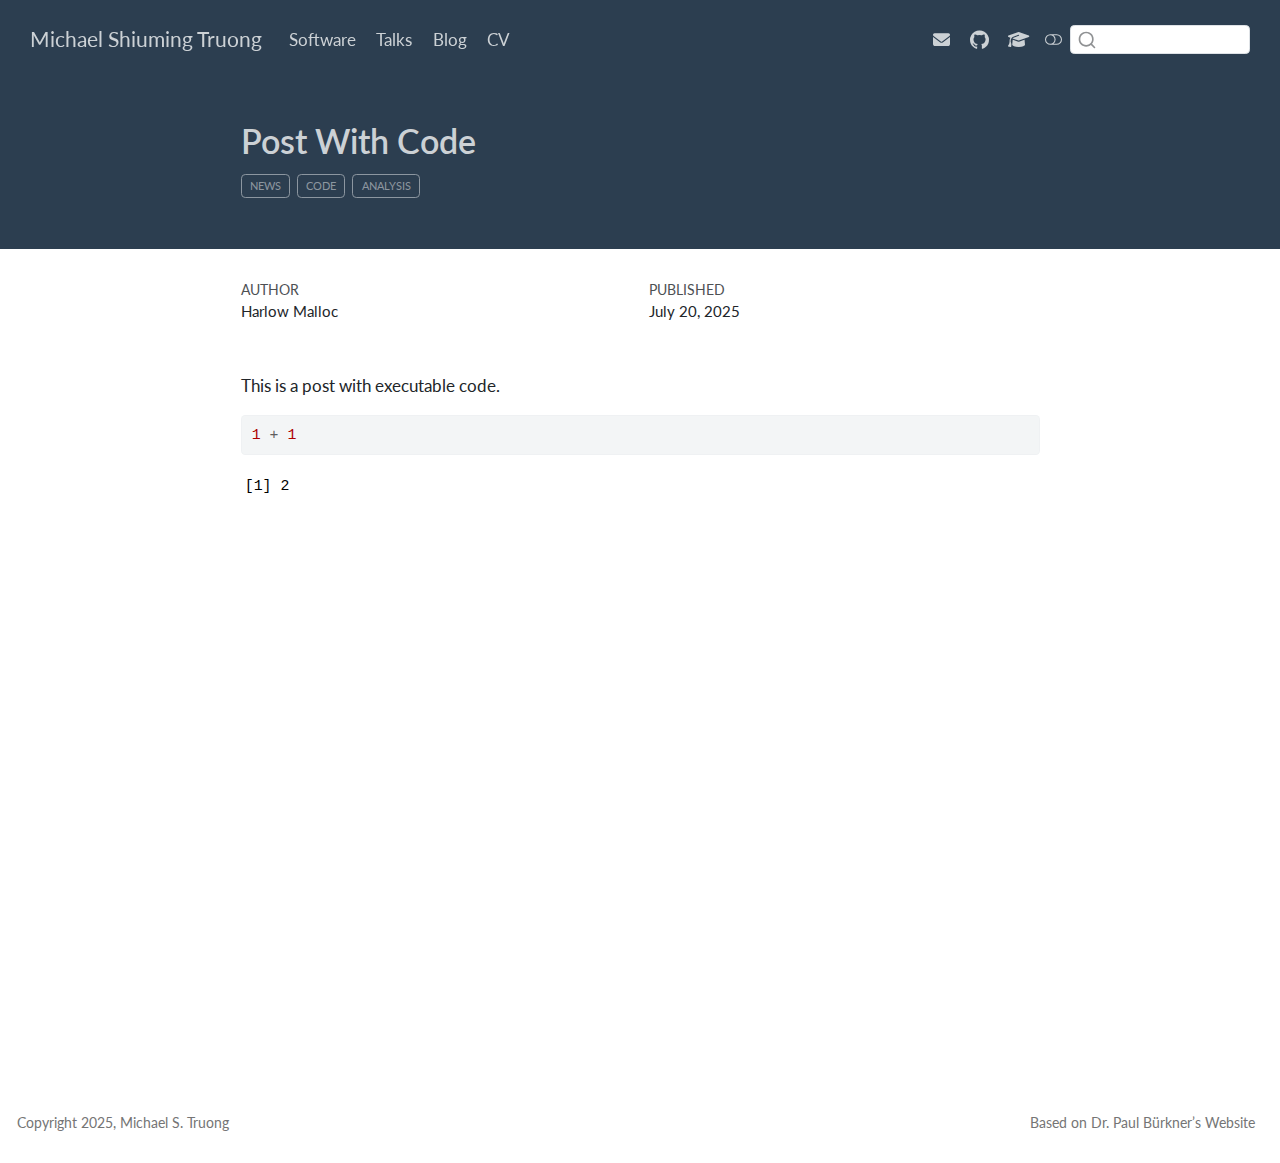
<file: docs/posts/post-with-code/index.html>
<!DOCTYPE html>
<html xmlns="http://www.w3.org/1999/xhtml" lang="en" xml:lang="en"><head>

<meta charset="utf-8">
<meta name="generator" content="quarto-1.6.33">

<meta name="viewport" content="width=device-width, initial-scale=1.0, user-scalable=yes">

<meta name="author" content="Harlow Malloc">
<meta name="dcterms.date" content="2025-07-20">

<title>Post With Code – Michael Shiuming Truong</title>
<style>
code{white-space: pre-wrap;}
span.smallcaps{font-variant: small-caps;}
div.columns{display: flex; gap: min(4vw, 1.5em);}
div.column{flex: auto; overflow-x: auto;}
div.hanging-indent{margin-left: 1.5em; text-indent: -1.5em;}
ul.task-list{list-style: none;}
ul.task-list li input[type="checkbox"] {
  width: 0.8em;
  margin: 0 0.8em 0.2em -1em; /* quarto-specific, see https://github.com/quarto-dev/quarto-cli/issues/4556 */ 
  vertical-align: middle;
}
/* CSS for syntax highlighting */
pre > code.sourceCode { white-space: pre; position: relative; }
pre > code.sourceCode > span { line-height: 1.25; }
pre > code.sourceCode > span:empty { height: 1.2em; }
.sourceCode { overflow: visible; }
code.sourceCode > span { color: inherit; text-decoration: inherit; }
div.sourceCode { margin: 1em 0; }
pre.sourceCode { margin: 0; }
@media screen {
div.sourceCode { overflow: auto; }
}
@media print {
pre > code.sourceCode { white-space: pre-wrap; }
pre > code.sourceCode > span { display: inline-block; text-indent: -5em; padding-left: 5em; }
}
pre.numberSource code
  { counter-reset: source-line 0; }
pre.numberSource code > span
  { position: relative; left: -4em; counter-increment: source-line; }
pre.numberSource code > span > a:first-child::before
  { content: counter(source-line);
    position: relative; left: -1em; text-align: right; vertical-align: baseline;
    border: none; display: inline-block;
    -webkit-touch-callout: none; -webkit-user-select: none;
    -khtml-user-select: none; -moz-user-select: none;
    -ms-user-select: none; user-select: none;
    padding: 0 4px; width: 4em;
  }
pre.numberSource { margin-left: 3em;  padding-left: 4px; }
div.sourceCode
  {   }
@media screen {
pre > code.sourceCode > span > a:first-child::before { text-decoration: underline; }
}
</style>


<script src="../../site_libs/quarto-nav/quarto-nav.js"></script>
<script src="../../site_libs/clipboard/clipboard.min.js"></script>
<script src="../../site_libs/quarto-search/autocomplete.umd.js"></script>
<script src="../../site_libs/quarto-search/fuse.min.js"></script>
<script src="../../site_libs/quarto-search/quarto-search.js"></script>
<meta name="quarto:offset" content="../../">
<script src="../../site_libs/quarto-html/quarto.js"></script>
<script src="../../site_libs/quarto-html/popper.min.js"></script>
<script src="../../site_libs/quarto-html/tippy.umd.min.js"></script>
<script src="../../site_libs/quarto-html/anchor.min.js"></script>
<link href="../../site_libs/quarto-html/tippy.css" rel="stylesheet">
<link href="../../site_libs/quarto-html/quarto-syntax-highlighting-07ba0ad10f5680c660e360ac31d2f3b6.css" rel="stylesheet" class="quarto-color-scheme" id="quarto-text-highlighting-styles">
<link href="../../site_libs/quarto-html/quarto-syntax-highlighting-dark-8b864f0777c60eecff11d75b6b2e1175.css" rel="prefetch" class="quarto-color-scheme quarto-color-alternate" id="quarto-text-highlighting-styles">
<script src="../../site_libs/bootstrap/bootstrap.min.js"></script>
<link href="../../site_libs/bootstrap/bootstrap-icons.css" rel="stylesheet">
<link href="../../site_libs/bootstrap/bootstrap-bf0b87189133ad82d27ff74923443932.min.css" rel="stylesheet" append-hash="true" class="quarto-color-scheme" id="quarto-bootstrap" data-mode="light">
<link href="../../site_libs/bootstrap/bootstrap-dark-89accc420a5523df8d755b6f2f3c9fba.min.css" rel="prefetch" append-hash="true" class="quarto-color-scheme quarto-color-alternate" id="quarto-bootstrap" data-mode="dark">
<link href="../../site_libs/quarto-contrib/fontawesome6-1.2.0/all.min.css" rel="stylesheet">
<link href="../../site_libs/quarto-contrib/fontawesome6-1.2.0/latex-fontsize.css" rel="stylesheet">
<script id="quarto-search-options" type="application/json">{
  "location": "navbar",
  "copy-button": false,
  "collapse-after": 3,
  "panel-placement": "end",
  "type": "textbox",
  "limit": 50,
  "keyboard-shortcut": [
    "f",
    "/",
    "s"
  ],
  "language": {
    "search-no-results-text": "No results",
    "search-matching-documents-text": "matching documents",
    "search-copy-link-title": "Copy link to search",
    "search-hide-matches-text": "Hide additional matches",
    "search-more-match-text": "more match in this document",
    "search-more-matches-text": "more matches in this document",
    "search-clear-button-title": "Clear",
    "search-text-placeholder": "",
    "search-detached-cancel-button-title": "Cancel",
    "search-submit-button-title": "Submit",
    "search-label": "Search"
  }
}</script>


<link rel="stylesheet" href="../../styles.css">
</head>

<body class="nav-fixed fullcontent">

<div id="quarto-search-results"></div>
  <header id="quarto-header" class="headroom fixed-top quarto-banner">
    <nav class="navbar navbar-expand-lg " data-bs-theme="dark">
      <div class="navbar-container container-fluid">
      <div class="navbar-brand-container mx-auto">
    <a class="navbar-brand" href="../../index.html">
    <span class="navbar-title">Michael Shiuming Truong</span>
    </a>
  </div>
            <div id="quarto-search" class="" title="Search"></div>
          <button class="navbar-toggler" type="button" data-bs-toggle="collapse" data-bs-target="#navbarCollapse" aria-controls="navbarCollapse" role="menu" aria-expanded="false" aria-label="Toggle navigation" onclick="if (window.quartoToggleHeadroom) { window.quartoToggleHeadroom(); }">
  <span class="navbar-toggler-icon"></span>
</button>
          <div class="collapse navbar-collapse" id="navbarCollapse">
            <ul class="navbar-nav navbar-nav-scroll me-auto">
  <li class="nav-item">
    <a class="nav-link" href="../../software/index.html"> 
<span class="menu-text">Software</span></a>
  </li>  
  <li class="nav-item">
    <a class="nav-link" href="../../talks/index.html"> 
<span class="menu-text">Talks</span></a>
  </li>  
  <li class="nav-item">
    <a class="nav-link" href="../../blog/index.html"> 
<span class="menu-text">Blog</span></a>
  </li>  
  <li class="nav-item">
    <a class="nav-link" href="../../cv/index.html"> 
<span class="menu-text">CV</span></a>
  </li>  
</ul>
            <ul class="navbar-nav navbar-nav-scroll ms-auto">
  <li class="nav-item">
    <a class="nav-link" href="mailto:emstruonger@gmail.com"> 
<span class="menu-text"><i class="fa-solid fa-envelope" aria-label="envelope"></i></span></a>
  </li>  
  <li class="nav-item compact">
    <a class="nav-link" href="https://github.com/emstruong"> <i class="bi bi-github" role="img" aria-label="github">
</i> 
<span class="menu-text"></span></a>
  </li>  
  <li class="nav-item">
    <a class="nav-link" href="https://scholar.google.com/citations?user=E-XEowgAAAAJ&amp;hl=en&amp;oi=sra"> 
<span class="menu-text"><i class="fa-solid fa-graduation-cap" aria-label="graduation-cap"></i></span></a>
  </li>  
</ul>
          </div> <!-- /navcollapse -->
            <div class="quarto-navbar-tools">
  <a href="" class="quarto-color-scheme-toggle quarto-navigation-tool  px-1" onclick="window.quartoToggleColorScheme(); return false;" title="Toggle dark mode"><i class="bi"></i></a>
</div>
      </div> <!-- /container-fluid -->
    </nav>
</header>
<!-- content -->
<header id="title-block-header" class="quarto-title-block default page-columns page-full">
  <div class="quarto-title-banner page-columns page-full">
    <div class="quarto-title column-body">
      <h1 class="title">Post With Code</h1>
                                <div class="quarto-categories">
                <div class="quarto-category">news</div>
                <div class="quarto-category">code</div>
                <div class="quarto-category">analysis</div>
              </div>
                  </div>
  </div>
    
  
  <div class="quarto-title-meta">

      <div>
      <div class="quarto-title-meta-heading">Author</div>
      <div class="quarto-title-meta-contents">
               <p>Harlow Malloc </p>
            </div>
    </div>
      
      <div>
      <div class="quarto-title-meta-heading">Published</div>
      <div class="quarto-title-meta-contents">
        <p class="date">July 20, 2025</p>
      </div>
    </div>
    
      
    </div>
    
  
  </header><div id="quarto-content" class="quarto-container page-columns page-rows-contents page-layout-article page-navbar">
<!-- sidebar -->
<!-- margin-sidebar -->
    
<!-- main -->
<main class="content quarto-banner-title-block" id="quarto-document-content">





<p>This is a post with executable code.</p>
<div class="cell">
<div class="sourceCode cell-code" id="cb1"><pre class="sourceCode r code-with-copy"><code class="sourceCode r"><span id="cb1-1"><a href="#cb1-1" aria-hidden="true" tabindex="-1"></a><span class="dv">1</span> <span class="sc">+</span> <span class="dv">1</span></span></code><button title="Copy to Clipboard" class="code-copy-button"><i class="bi"></i></button></pre></div>
<div class="cell-output cell-output-stdout">
<pre><code>[1] 2</code></pre>
</div>
</div>



</main> <!-- /main -->
<script id="quarto-html-after-body" type="application/javascript">
window.document.addEventListener("DOMContentLoaded", function (event) {
  const toggleBodyColorMode = (bsSheetEl) => {
    const mode = bsSheetEl.getAttribute("data-mode");
    const bodyEl = window.document.querySelector("body");
    if (mode === "dark") {
      bodyEl.classList.add("quarto-dark");
      bodyEl.classList.remove("quarto-light");
    } else {
      bodyEl.classList.add("quarto-light");
      bodyEl.classList.remove("quarto-dark");
    }
  }
  const toggleBodyColorPrimary = () => {
    const bsSheetEl = window.document.querySelector("link#quarto-bootstrap");
    if (bsSheetEl) {
      toggleBodyColorMode(bsSheetEl);
    }
  }
  toggleBodyColorPrimary();  
  const disableStylesheet = (stylesheets) => {
    for (let i=0; i < stylesheets.length; i++) {
      const stylesheet = stylesheets[i];
      stylesheet.rel = 'prefetch';
    }
  }
  const enableStylesheet = (stylesheets) => {
    for (let i=0; i < stylesheets.length; i++) {
      const stylesheet = stylesheets[i];
      stylesheet.rel = 'stylesheet';
    }
  }
  const manageTransitions = (selector, allowTransitions) => {
    const els = window.document.querySelectorAll(selector);
    for (let i=0; i < els.length; i++) {
      const el = els[i];
      if (allowTransitions) {
        el.classList.remove('notransition');
      } else {
        el.classList.add('notransition');
      }
    }
  }
  const toggleGiscusIfUsed = (isAlternate, darkModeDefault) => {
    const baseTheme = document.querySelector('#giscus-base-theme')?.value ?? 'light';
    const alternateTheme = document.querySelector('#giscus-alt-theme')?.value ?? 'dark';
    let newTheme = '';
    if(darkModeDefault) {
      newTheme = isAlternate ? baseTheme : alternateTheme;
    } else {
      newTheme = isAlternate ? alternateTheme : baseTheme;
    }
    const changeGiscusTheme = () => {
      // From: https://github.com/giscus/giscus/issues/336
      const sendMessage = (message) => {
        const iframe = document.querySelector('iframe.giscus-frame');
        if (!iframe) return;
        iframe.contentWindow.postMessage({ giscus: message }, 'https://giscus.app');
      }
      sendMessage({
        setConfig: {
          theme: newTheme
        }
      });
    }
    const isGiscussLoaded = window.document.querySelector('iframe.giscus-frame') !== null;
    if (isGiscussLoaded) {
      changeGiscusTheme();
    }
  }
  const toggleColorMode = (alternate) => {
    // Switch the stylesheets
    const alternateStylesheets = window.document.querySelectorAll('link.quarto-color-scheme.quarto-color-alternate');
    manageTransitions('#quarto-margin-sidebar .nav-link', false);
    if (alternate) {
      enableStylesheet(alternateStylesheets);
      for (const sheetNode of alternateStylesheets) {
        if (sheetNode.id === "quarto-bootstrap") {
          toggleBodyColorMode(sheetNode);
        }
      }
    } else {
      disableStylesheet(alternateStylesheets);
      toggleBodyColorPrimary();
    }
    manageTransitions('#quarto-margin-sidebar .nav-link', true);
    // Switch the toggles
    const toggles = window.document.querySelectorAll('.quarto-color-scheme-toggle');
    for (let i=0; i < toggles.length; i++) {
      const toggle = toggles[i];
      if (toggle) {
        if (alternate) {
          toggle.classList.add("alternate");     
        } else {
          toggle.classList.remove("alternate");
        }
      }
    }
    // Hack to workaround the fact that safari doesn't
    // properly recolor the scrollbar when toggling (#1455)
    if (navigator.userAgent.indexOf('Safari') > 0 && navigator.userAgent.indexOf('Chrome') == -1) {
      manageTransitions("body", false);
      window.scrollTo(0, 1);
      setTimeout(() => {
        window.scrollTo(0, 0);
        manageTransitions("body", true);
      }, 40);  
    }
  }
  const isFileUrl = () => { 
    return window.location.protocol === 'file:';
  }
  const hasAlternateSentinel = () => {  
    let styleSentinel = getColorSchemeSentinel();
    if (styleSentinel !== null) {
      return styleSentinel === "alternate";
    } else {
      return false;
    }
  }
  const setStyleSentinel = (alternate) => {
    const value = alternate ? "alternate" : "default";
    if (!isFileUrl()) {
      window.localStorage.setItem("quarto-color-scheme", value);
    } else {
      localAlternateSentinel = value;
    }
  }
  const getColorSchemeSentinel = () => {
    if (!isFileUrl()) {
      const storageValue = window.localStorage.getItem("quarto-color-scheme");
      return storageValue != null ? storageValue : localAlternateSentinel;
    } else {
      return localAlternateSentinel;
    }
  }
  const darkModeDefault = false;
  let localAlternateSentinel = darkModeDefault ? 'alternate' : 'default';
  // Dark / light mode switch
  window.quartoToggleColorScheme = () => {
    // Read the current dark / light value 
    let toAlternate = !hasAlternateSentinel();
    toggleColorMode(toAlternate);
    setStyleSentinel(toAlternate);
    toggleGiscusIfUsed(toAlternate, darkModeDefault);
  };
  // Ensure there is a toggle, if there isn't float one in the top right
  if (window.document.querySelector('.quarto-color-scheme-toggle') === null) {
    const a = window.document.createElement('a');
    a.classList.add('top-right');
    a.classList.add('quarto-color-scheme-toggle');
    a.href = "";
    a.onclick = function() { try { window.quartoToggleColorScheme(); } catch {} return false; };
    const i = window.document.createElement("i");
    i.classList.add('bi');
    a.appendChild(i);
    window.document.body.appendChild(a);
  }
  // Switch to dark mode if need be
  if (hasAlternateSentinel()) {
    toggleColorMode(true);
  } else {
    toggleColorMode(false);
  }
  const icon = "";
  const anchorJS = new window.AnchorJS();
  anchorJS.options = {
    placement: 'right',
    icon: icon
  };
  anchorJS.add('.anchored');
  const isCodeAnnotation = (el) => {
    for (const clz of el.classList) {
      if (clz.startsWith('code-annotation-')) {                     
        return true;
      }
    }
    return false;
  }
  const onCopySuccess = function(e) {
    // button target
    const button = e.trigger;
    // don't keep focus
    button.blur();
    // flash "checked"
    button.classList.add('code-copy-button-checked');
    var currentTitle = button.getAttribute("title");
    button.setAttribute("title", "Copied!");
    let tooltip;
    if (window.bootstrap) {
      button.setAttribute("data-bs-toggle", "tooltip");
      button.setAttribute("data-bs-placement", "left");
      button.setAttribute("data-bs-title", "Copied!");
      tooltip = new bootstrap.Tooltip(button, 
        { trigger: "manual", 
          customClass: "code-copy-button-tooltip",
          offset: [0, -8]});
      tooltip.show();    
    }
    setTimeout(function() {
      if (tooltip) {
        tooltip.hide();
        button.removeAttribute("data-bs-title");
        button.removeAttribute("data-bs-toggle");
        button.removeAttribute("data-bs-placement");
      }
      button.setAttribute("title", currentTitle);
      button.classList.remove('code-copy-button-checked');
    }, 1000);
    // clear code selection
    e.clearSelection();
  }
  const getTextToCopy = function(trigger) {
      const codeEl = trigger.previousElementSibling.cloneNode(true);
      for (const childEl of codeEl.children) {
        if (isCodeAnnotation(childEl)) {
          childEl.remove();
        }
      }
      return codeEl.innerText;
  }
  const clipboard = new window.ClipboardJS('.code-copy-button:not([data-in-quarto-modal])', {
    text: getTextToCopy
  });
  clipboard.on('success', onCopySuccess);
  if (window.document.getElementById('quarto-embedded-source-code-modal')) {
    // For code content inside modals, clipBoardJS needs to be initialized with a container option
    // TODO: Check when it could be a function (https://github.com/zenorocha/clipboard.js/issues/860)
    const clipboardModal = new window.ClipboardJS('.code-copy-button[data-in-quarto-modal]', {
      text: getTextToCopy,
      container: window.document.getElementById('quarto-embedded-source-code-modal')
    });
    clipboardModal.on('success', onCopySuccess);
  }
    var localhostRegex = new RegExp(/^(?:http|https):\/\/localhost\:?[0-9]*\//);
    var mailtoRegex = new RegExp(/^mailto:/);
      var filterRegex = new RegExp('/' + window.location.host + '/');
    var isInternal = (href) => {
        return filterRegex.test(href) || localhostRegex.test(href) || mailtoRegex.test(href);
    }
    // Inspect non-navigation links and adorn them if external
 	var links = window.document.querySelectorAll('a[href]:not(.nav-link):not(.navbar-brand):not(.toc-action):not(.sidebar-link):not(.sidebar-item-toggle):not(.pagination-link):not(.no-external):not([aria-hidden]):not(.dropdown-item):not(.quarto-navigation-tool):not(.about-link)');
    for (var i=0; i<links.length; i++) {
      const link = links[i];
      if (!isInternal(link.href)) {
        // undo the damage that might have been done by quarto-nav.js in the case of
        // links that we want to consider external
        if (link.dataset.originalHref !== undefined) {
          link.href = link.dataset.originalHref;
        }
      }
    }
  function tippyHover(el, contentFn, onTriggerFn, onUntriggerFn) {
    const config = {
      allowHTML: true,
      maxWidth: 500,
      delay: 100,
      arrow: false,
      appendTo: function(el) {
          return el.parentElement;
      },
      interactive: true,
      interactiveBorder: 10,
      theme: 'quarto',
      placement: 'bottom-start',
    };
    if (contentFn) {
      config.content = contentFn;
    }
    if (onTriggerFn) {
      config.onTrigger = onTriggerFn;
    }
    if (onUntriggerFn) {
      config.onUntrigger = onUntriggerFn;
    }
    window.tippy(el, config); 
  }
  const noterefs = window.document.querySelectorAll('a[role="doc-noteref"]');
  for (var i=0; i<noterefs.length; i++) {
    const ref = noterefs[i];
    tippyHover(ref, function() {
      // use id or data attribute instead here
      let href = ref.getAttribute('data-footnote-href') || ref.getAttribute('href');
      try { href = new URL(href).hash; } catch {}
      const id = href.replace(/^#\/?/, "");
      const note = window.document.getElementById(id);
      if (note) {
        return note.innerHTML;
      } else {
        return "";
      }
    });
  }
  const xrefs = window.document.querySelectorAll('a.quarto-xref');
  const processXRef = (id, note) => {
    // Strip column container classes
    const stripColumnClz = (el) => {
      el.classList.remove("page-full", "page-columns");
      if (el.children) {
        for (const child of el.children) {
          stripColumnClz(child);
        }
      }
    }
    stripColumnClz(note)
    if (id === null || id.startsWith('sec-')) {
      // Special case sections, only their first couple elements
      const container = document.createElement("div");
      if (note.children && note.children.length > 2) {
        container.appendChild(note.children[0].cloneNode(true));
        for (let i = 1; i < note.children.length; i++) {
          const child = note.children[i];
          if (child.tagName === "P" && child.innerText === "") {
            continue;
          } else {
            container.appendChild(child.cloneNode(true));
            break;
          }
        }
        if (window.Quarto?.typesetMath) {
          window.Quarto.typesetMath(container);
        }
        return container.innerHTML
      } else {
        if (window.Quarto?.typesetMath) {
          window.Quarto.typesetMath(note);
        }
        return note.innerHTML;
      }
    } else {
      // Remove any anchor links if they are present
      const anchorLink = note.querySelector('a.anchorjs-link');
      if (anchorLink) {
        anchorLink.remove();
      }
      if (window.Quarto?.typesetMath) {
        window.Quarto.typesetMath(note);
      }
      // TODO in 1.5, we should make sure this works without a callout special case
      if (note.classList.contains("callout")) {
        return note.outerHTML;
      } else {
        return note.innerHTML;
      }
    }
  }
  for (var i=0; i<xrefs.length; i++) {
    const xref = xrefs[i];
    tippyHover(xref, undefined, function(instance) {
      instance.disable();
      let url = xref.getAttribute('href');
      let hash = undefined; 
      if (url.startsWith('#')) {
        hash = url;
      } else {
        try { hash = new URL(url).hash; } catch {}
      }
      if (hash) {
        const id = hash.replace(/^#\/?/, "");
        const note = window.document.getElementById(id);
        if (note !== null) {
          try {
            const html = processXRef(id, note.cloneNode(true));
            instance.setContent(html);
          } finally {
            instance.enable();
            instance.show();
          }
        } else {
          // See if we can fetch this
          fetch(url.split('#')[0])
          .then(res => res.text())
          .then(html => {
            const parser = new DOMParser();
            const htmlDoc = parser.parseFromString(html, "text/html");
            const note = htmlDoc.getElementById(id);
            if (note !== null) {
              const html = processXRef(id, note);
              instance.setContent(html);
            } 
          }).finally(() => {
            instance.enable();
            instance.show();
          });
        }
      } else {
        // See if we can fetch a full url (with no hash to target)
        // This is a special case and we should probably do some content thinning / targeting
        fetch(url)
        .then(res => res.text())
        .then(html => {
          const parser = new DOMParser();
          const htmlDoc = parser.parseFromString(html, "text/html");
          const note = htmlDoc.querySelector('main.content');
          if (note !== null) {
            // This should only happen for chapter cross references
            // (since there is no id in the URL)
            // remove the first header
            if (note.children.length > 0 && note.children[0].tagName === "HEADER") {
              note.children[0].remove();
            }
            const html = processXRef(null, note);
            instance.setContent(html);
          } 
        }).finally(() => {
          instance.enable();
          instance.show();
        });
      }
    }, function(instance) {
    });
  }
      let selectedAnnoteEl;
      const selectorForAnnotation = ( cell, annotation) => {
        let cellAttr = 'data-code-cell="' + cell + '"';
        let lineAttr = 'data-code-annotation="' +  annotation + '"';
        const selector = 'span[' + cellAttr + '][' + lineAttr + ']';
        return selector;
      }
      const selectCodeLines = (annoteEl) => {
        const doc = window.document;
        const targetCell = annoteEl.getAttribute("data-target-cell");
        const targetAnnotation = annoteEl.getAttribute("data-target-annotation");
        const annoteSpan = window.document.querySelector(selectorForAnnotation(targetCell, targetAnnotation));
        const lines = annoteSpan.getAttribute("data-code-lines").split(",");
        const lineIds = lines.map((line) => {
          return targetCell + "-" + line;
        })
        let top = null;
        let height = null;
        let parent = null;
        if (lineIds.length > 0) {
            //compute the position of the single el (top and bottom and make a div)
            const el = window.document.getElementById(lineIds[0]);
            top = el.offsetTop;
            height = el.offsetHeight;
            parent = el.parentElement.parentElement;
          if (lineIds.length > 1) {
            const lastEl = window.document.getElementById(lineIds[lineIds.length - 1]);
            const bottom = lastEl.offsetTop + lastEl.offsetHeight;
            height = bottom - top;
          }
          if (top !== null && height !== null && parent !== null) {
            // cook up a div (if necessary) and position it 
            let div = window.document.getElementById("code-annotation-line-highlight");
            if (div === null) {
              div = window.document.createElement("div");
              div.setAttribute("id", "code-annotation-line-highlight");
              div.style.position = 'absolute';
              parent.appendChild(div);
            }
            div.style.top = top - 2 + "px";
            div.style.height = height + 4 + "px";
            div.style.left = 0;
            let gutterDiv = window.document.getElementById("code-annotation-line-highlight-gutter");
            if (gutterDiv === null) {
              gutterDiv = window.document.createElement("div");
              gutterDiv.setAttribute("id", "code-annotation-line-highlight-gutter");
              gutterDiv.style.position = 'absolute';
              const codeCell = window.document.getElementById(targetCell);
              const gutter = codeCell.querySelector('.code-annotation-gutter');
              gutter.appendChild(gutterDiv);
            }
            gutterDiv.style.top = top - 2 + "px";
            gutterDiv.style.height = height + 4 + "px";
          }
          selectedAnnoteEl = annoteEl;
        }
      };
      const unselectCodeLines = () => {
        const elementsIds = ["code-annotation-line-highlight", "code-annotation-line-highlight-gutter"];
        elementsIds.forEach((elId) => {
          const div = window.document.getElementById(elId);
          if (div) {
            div.remove();
          }
        });
        selectedAnnoteEl = undefined;
      };
        // Handle positioning of the toggle
    window.addEventListener(
      "resize",
      throttle(() => {
        elRect = undefined;
        if (selectedAnnoteEl) {
          selectCodeLines(selectedAnnoteEl);
        }
      }, 10)
    );
    function throttle(fn, ms) {
    let throttle = false;
    let timer;
      return (...args) => {
        if(!throttle) { // first call gets through
            fn.apply(this, args);
            throttle = true;
        } else { // all the others get throttled
            if(timer) clearTimeout(timer); // cancel #2
            timer = setTimeout(() => {
              fn.apply(this, args);
              timer = throttle = false;
            }, ms);
        }
      };
    }
      // Attach click handler to the DT
      const annoteDls = window.document.querySelectorAll('dt[data-target-cell]');
      for (const annoteDlNode of annoteDls) {
        annoteDlNode.addEventListener('click', (event) => {
          const clickedEl = event.target;
          if (clickedEl !== selectedAnnoteEl) {
            unselectCodeLines();
            const activeEl = window.document.querySelector('dt[data-target-cell].code-annotation-active');
            if (activeEl) {
              activeEl.classList.remove('code-annotation-active');
            }
            selectCodeLines(clickedEl);
            clickedEl.classList.add('code-annotation-active');
          } else {
            // Unselect the line
            unselectCodeLines();
            clickedEl.classList.remove('code-annotation-active');
          }
        });
      }
  const findCites = (el) => {
    const parentEl = el.parentElement;
    if (parentEl) {
      const cites = parentEl.dataset.cites;
      if (cites) {
        return {
          el,
          cites: cites.split(' ')
        };
      } else {
        return findCites(el.parentElement)
      }
    } else {
      return undefined;
    }
  };
  var bibliorefs = window.document.querySelectorAll('a[role="doc-biblioref"]');
  for (var i=0; i<bibliorefs.length; i++) {
    const ref = bibliorefs[i];
    const citeInfo = findCites(ref);
    if (citeInfo) {
      tippyHover(citeInfo.el, function() {
        var popup = window.document.createElement('div');
        citeInfo.cites.forEach(function(cite) {
          var citeDiv = window.document.createElement('div');
          citeDiv.classList.add('hanging-indent');
          citeDiv.classList.add('csl-entry');
          var biblioDiv = window.document.getElementById('ref-' + cite);
          if (biblioDiv) {
            citeDiv.innerHTML = biblioDiv.innerHTML;
          }
          popup.appendChild(citeDiv);
        });
        return popup.innerHTML;
      });
    }
  }
});
</script>
</div> <!-- /content -->
<footer class="footer">
  <div class="nav-footer">
    <div class="nav-footer-left">
<p>Copyright 2025, Michael S. Truong</p>
</div>   
    <div class="nav-footer-center">
      &nbsp;
    </div>
    <div class="nav-footer-right">
      <ul class="footer-items list-unstyled">
    <li class="nav-item">
    <a class="nav-link" href="https://github.com/paul-buerkner/paul-buerkner.github.io/tree/master">
<p>Based on Dr.&nbsp;Paul Bürkner’s Website</p>
</a>
  </li>  
</ul>
    </div>
  </div>
</footer>




</body></html>
</file>
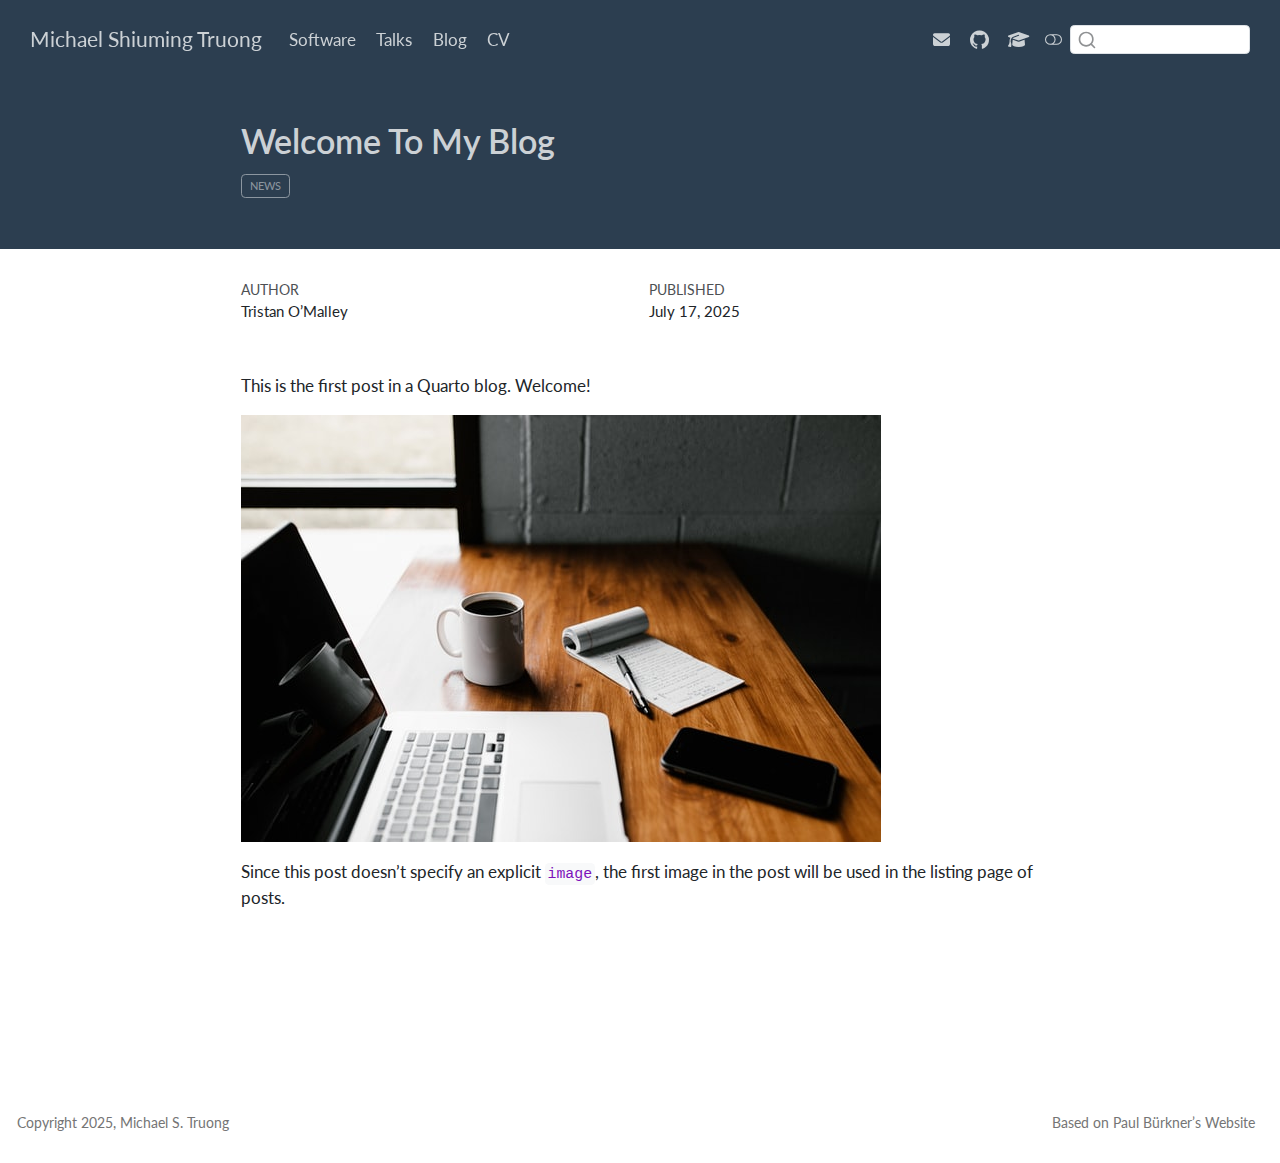
<file: docs/posts/welcome/index.html>
<!DOCTYPE html>
<html xmlns="http://www.w3.org/1999/xhtml" lang="en" xml:lang="en"><head>

<meta charset="utf-8">
<meta name="generator" content="quarto-1.6.33">

<meta name="viewport" content="width=device-width, initial-scale=1.0, user-scalable=yes">

<meta name="author" content="Tristan O’Malley">
<meta name="dcterms.date" content="2025-07-17">

<title>Welcome To My Blog – Michael Shiuming Truong</title>
<style>
code{white-space: pre-wrap;}
span.smallcaps{font-variant: small-caps;}
div.columns{display: flex; gap: min(4vw, 1.5em);}
div.column{flex: auto; overflow-x: auto;}
div.hanging-indent{margin-left: 1.5em; text-indent: -1.5em;}
ul.task-list{list-style: none;}
ul.task-list li input[type="checkbox"] {
  width: 0.8em;
  margin: 0 0.8em 0.2em -1em; /* quarto-specific, see https://github.com/quarto-dev/quarto-cli/issues/4556 */ 
  vertical-align: middle;
}
</style>


<script src="../../site_libs/quarto-nav/quarto-nav.js"></script>
<script src="../../site_libs/clipboard/clipboard.min.js"></script>
<script src="../../site_libs/quarto-search/autocomplete.umd.js"></script>
<script src="../../site_libs/quarto-search/fuse.min.js"></script>
<script src="../../site_libs/quarto-search/quarto-search.js"></script>
<meta name="quarto:offset" content="../../">
<script src="../../site_libs/quarto-html/quarto.js"></script>
<script src="../../site_libs/quarto-html/popper.min.js"></script>
<script src="../../site_libs/quarto-html/tippy.umd.min.js"></script>
<script src="../../site_libs/quarto-html/anchor.min.js"></script>
<link href="../../site_libs/quarto-html/tippy.css" rel="stylesheet">
<link href="../../site_libs/quarto-html/quarto-syntax-highlighting-07ba0ad10f5680c660e360ac31d2f3b6.css" rel="stylesheet" class="quarto-color-scheme" id="quarto-text-highlighting-styles">
<link href="../../site_libs/quarto-html/quarto-syntax-highlighting-dark-8b864f0777c60eecff11d75b6b2e1175.css" rel="prefetch" class="quarto-color-scheme quarto-color-alternate" id="quarto-text-highlighting-styles">
<script src="../../site_libs/bootstrap/bootstrap.min.js"></script>
<link href="../../site_libs/bootstrap/bootstrap-icons.css" rel="stylesheet">
<link href="../../site_libs/bootstrap/bootstrap-bf0b87189133ad82d27ff74923443932.min.css" rel="stylesheet" append-hash="true" class="quarto-color-scheme" id="quarto-bootstrap" data-mode="light">
<link href="../../site_libs/bootstrap/bootstrap-dark-89accc420a5523df8d755b6f2f3c9fba.min.css" rel="prefetch" append-hash="true" class="quarto-color-scheme quarto-color-alternate" id="quarto-bootstrap" data-mode="dark">
<link href="../../site_libs/quarto-contrib/fontawesome6-1.2.0/all.min.css" rel="stylesheet">
<link href="../../site_libs/quarto-contrib/fontawesome6-1.2.0/latex-fontsize.css" rel="stylesheet">
<script id="quarto-search-options" type="application/json">{
  "location": "navbar",
  "copy-button": false,
  "collapse-after": 3,
  "panel-placement": "end",
  "type": "textbox",
  "limit": 50,
  "keyboard-shortcut": [
    "f",
    "/",
    "s"
  ],
  "language": {
    "search-no-results-text": "No results",
    "search-matching-documents-text": "matching documents",
    "search-copy-link-title": "Copy link to search",
    "search-hide-matches-text": "Hide additional matches",
    "search-more-match-text": "more match in this document",
    "search-more-matches-text": "more matches in this document",
    "search-clear-button-title": "Clear",
    "search-text-placeholder": "",
    "search-detached-cancel-button-title": "Cancel",
    "search-submit-button-title": "Submit",
    "search-label": "Search"
  }
}</script>


<link rel="stylesheet" href="../../styles.css">
</head>

<body class="nav-fixed fullcontent">

<div id="quarto-search-results"></div>
  <header id="quarto-header" class="headroom fixed-top quarto-banner">
    <nav class="navbar navbar-expand-lg " data-bs-theme="dark">
      <div class="navbar-container container-fluid">
      <div class="navbar-brand-container mx-auto">
    <a class="navbar-brand" href="../../index.html">
    <span class="navbar-title">Michael Shiuming Truong</span>
    </a>
  </div>
            <div id="quarto-search" class="" title="Search"></div>
          <button class="navbar-toggler" type="button" data-bs-toggle="collapse" data-bs-target="#navbarCollapse" aria-controls="navbarCollapse" role="menu" aria-expanded="false" aria-label="Toggle navigation" onclick="if (window.quartoToggleHeadroom) { window.quartoToggleHeadroom(); }">
  <span class="navbar-toggler-icon"></span>
</button>
          <div class="collapse navbar-collapse" id="navbarCollapse">
            <ul class="navbar-nav navbar-nav-scroll me-auto">
  <li class="nav-item">
    <a class="nav-link" href="../../software/index.html"> 
<span class="menu-text">Software</span></a>
  </li>  
  <li class="nav-item">
    <a class="nav-link" href="../../talks/index.html"> 
<span class="menu-text">Talks</span></a>
  </li>  
  <li class="nav-item">
    <a class="nav-link" href="../../blog/index.html"> 
<span class="menu-text">Blog</span></a>
  </li>  
  <li class="nav-item">
    <a class="nav-link" href="../../cv/index.html"> 
<span class="menu-text">CV</span></a>
  </li>  
</ul>
            <ul class="navbar-nav navbar-nav-scroll ms-auto">
  <li class="nav-item">
    <a class="nav-link" href="mailto:emstruonger@gmail.com"> 
<span class="menu-text"><i class="fa-solid fa-envelope" aria-label="envelope"></i></span></a>
  </li>  
  <li class="nav-item compact">
    <a class="nav-link" href="https://github.com/emstruong"> <i class="bi bi-github" role="img" aria-label="github">
</i> 
<span class="menu-text"></span></a>
  </li>  
  <li class="nav-item">
    <a class="nav-link" href="https://scholar.google.com/citations?user=E-XEowgAAAAJ&amp;hl=en&amp;oi=sra"> 
<span class="menu-text"><i class="fa-solid fa-graduation-cap" aria-label="graduation-cap"></i></span></a>
  </li>  
</ul>
          </div> <!-- /navcollapse -->
            <div class="quarto-navbar-tools">
  <a href="" class="quarto-color-scheme-toggle quarto-navigation-tool  px-1" onclick="window.quartoToggleColorScheme(); return false;" title="Toggle dark mode"><i class="bi"></i></a>
</div>
      </div> <!-- /container-fluid -->
    </nav>
</header>
<!-- content -->
<header id="title-block-header" class="quarto-title-block default page-columns page-full">
  <div class="quarto-title-banner page-columns page-full">
    <div class="quarto-title column-body">
      <h1 class="title">Welcome To My Blog</h1>
                                <div class="quarto-categories">
                <div class="quarto-category">news</div>
              </div>
                  </div>
  </div>
    
  
  <div class="quarto-title-meta">

      <div>
      <div class="quarto-title-meta-heading">Author</div>
      <div class="quarto-title-meta-contents">
               <p>Tristan O’Malley </p>
            </div>
    </div>
      
      <div>
      <div class="quarto-title-meta-heading">Published</div>
      <div class="quarto-title-meta-contents">
        <p class="date">July 17, 2025</p>
      </div>
    </div>
    
      
    </div>
    
  
  </header><div id="quarto-content" class="quarto-container page-columns page-rows-contents page-layout-article page-navbar">
<!-- sidebar -->
<!-- margin-sidebar -->
    
<!-- main -->
<main class="content quarto-banner-title-block" id="quarto-document-content">





<p>This is the first post in a Quarto blog. Welcome!</p>
<p><img src="thumbnail.jpg" class="img-fluid"></p>
<p>Since this post doesn’t specify an explicit <code>image</code>, the first image in the post will be used in the listing page of posts.</p>



</main> <!-- /main -->
<script id="quarto-html-after-body" type="application/javascript">
window.document.addEventListener("DOMContentLoaded", function (event) {
  const toggleBodyColorMode = (bsSheetEl) => {
    const mode = bsSheetEl.getAttribute("data-mode");
    const bodyEl = window.document.querySelector("body");
    if (mode === "dark") {
      bodyEl.classList.add("quarto-dark");
      bodyEl.classList.remove("quarto-light");
    } else {
      bodyEl.classList.add("quarto-light");
      bodyEl.classList.remove("quarto-dark");
    }
  }
  const toggleBodyColorPrimary = () => {
    const bsSheetEl = window.document.querySelector("link#quarto-bootstrap");
    if (bsSheetEl) {
      toggleBodyColorMode(bsSheetEl);
    }
  }
  toggleBodyColorPrimary();  
  const disableStylesheet = (stylesheets) => {
    for (let i=0; i < stylesheets.length; i++) {
      const stylesheet = stylesheets[i];
      stylesheet.rel = 'prefetch';
    }
  }
  const enableStylesheet = (stylesheets) => {
    for (let i=0; i < stylesheets.length; i++) {
      const stylesheet = stylesheets[i];
      stylesheet.rel = 'stylesheet';
    }
  }
  const manageTransitions = (selector, allowTransitions) => {
    const els = window.document.querySelectorAll(selector);
    for (let i=0; i < els.length; i++) {
      const el = els[i];
      if (allowTransitions) {
        el.classList.remove('notransition');
      } else {
        el.classList.add('notransition');
      }
    }
  }
  const toggleGiscusIfUsed = (isAlternate, darkModeDefault) => {
    const baseTheme = document.querySelector('#giscus-base-theme')?.value ?? 'light';
    const alternateTheme = document.querySelector('#giscus-alt-theme')?.value ?? 'dark';
    let newTheme = '';
    if(darkModeDefault) {
      newTheme = isAlternate ? baseTheme : alternateTheme;
    } else {
      newTheme = isAlternate ? alternateTheme : baseTheme;
    }
    const changeGiscusTheme = () => {
      // From: https://github.com/giscus/giscus/issues/336
      const sendMessage = (message) => {
        const iframe = document.querySelector('iframe.giscus-frame');
        if (!iframe) return;
        iframe.contentWindow.postMessage({ giscus: message }, 'https://giscus.app');
      }
      sendMessage({
        setConfig: {
          theme: newTheme
        }
      });
    }
    const isGiscussLoaded = window.document.querySelector('iframe.giscus-frame') !== null;
    if (isGiscussLoaded) {
      changeGiscusTheme();
    }
  }
  const toggleColorMode = (alternate) => {
    // Switch the stylesheets
    const alternateStylesheets = window.document.querySelectorAll('link.quarto-color-scheme.quarto-color-alternate');
    manageTransitions('#quarto-margin-sidebar .nav-link', false);
    if (alternate) {
      enableStylesheet(alternateStylesheets);
      for (const sheetNode of alternateStylesheets) {
        if (sheetNode.id === "quarto-bootstrap") {
          toggleBodyColorMode(sheetNode);
        }
      }
    } else {
      disableStylesheet(alternateStylesheets);
      toggleBodyColorPrimary();
    }
    manageTransitions('#quarto-margin-sidebar .nav-link', true);
    // Switch the toggles
    const toggles = window.document.querySelectorAll('.quarto-color-scheme-toggle');
    for (let i=0; i < toggles.length; i++) {
      const toggle = toggles[i];
      if (toggle) {
        if (alternate) {
          toggle.classList.add("alternate");     
        } else {
          toggle.classList.remove("alternate");
        }
      }
    }
    // Hack to workaround the fact that safari doesn't
    // properly recolor the scrollbar when toggling (#1455)
    if (navigator.userAgent.indexOf('Safari') > 0 && navigator.userAgent.indexOf('Chrome') == -1) {
      manageTransitions("body", false);
      window.scrollTo(0, 1);
      setTimeout(() => {
        window.scrollTo(0, 0);
        manageTransitions("body", true);
      }, 40);  
    }
  }
  const isFileUrl = () => { 
    return window.location.protocol === 'file:';
  }
  const hasAlternateSentinel = () => {  
    let styleSentinel = getColorSchemeSentinel();
    if (styleSentinel !== null) {
      return styleSentinel === "alternate";
    } else {
      return false;
    }
  }
  const setStyleSentinel = (alternate) => {
    const value = alternate ? "alternate" : "default";
    if (!isFileUrl()) {
      window.localStorage.setItem("quarto-color-scheme", value);
    } else {
      localAlternateSentinel = value;
    }
  }
  const getColorSchemeSentinel = () => {
    if (!isFileUrl()) {
      const storageValue = window.localStorage.getItem("quarto-color-scheme");
      return storageValue != null ? storageValue : localAlternateSentinel;
    } else {
      return localAlternateSentinel;
    }
  }
  const darkModeDefault = false;
  let localAlternateSentinel = darkModeDefault ? 'alternate' : 'default';
  // Dark / light mode switch
  window.quartoToggleColorScheme = () => {
    // Read the current dark / light value 
    let toAlternate = !hasAlternateSentinel();
    toggleColorMode(toAlternate);
    setStyleSentinel(toAlternate);
    toggleGiscusIfUsed(toAlternate, darkModeDefault);
  };
  // Ensure there is a toggle, if there isn't float one in the top right
  if (window.document.querySelector('.quarto-color-scheme-toggle') === null) {
    const a = window.document.createElement('a');
    a.classList.add('top-right');
    a.classList.add('quarto-color-scheme-toggle');
    a.href = "";
    a.onclick = function() { try { window.quartoToggleColorScheme(); } catch {} return false; };
    const i = window.document.createElement("i");
    i.classList.add('bi');
    a.appendChild(i);
    window.document.body.appendChild(a);
  }
  // Switch to dark mode if need be
  if (hasAlternateSentinel()) {
    toggleColorMode(true);
  } else {
    toggleColorMode(false);
  }
  const icon = "";
  const anchorJS = new window.AnchorJS();
  anchorJS.options = {
    placement: 'right',
    icon: icon
  };
  anchorJS.add('.anchored');
  const isCodeAnnotation = (el) => {
    for (const clz of el.classList) {
      if (clz.startsWith('code-annotation-')) {                     
        return true;
      }
    }
    return false;
  }
  const onCopySuccess = function(e) {
    // button target
    const button = e.trigger;
    // don't keep focus
    button.blur();
    // flash "checked"
    button.classList.add('code-copy-button-checked');
    var currentTitle = button.getAttribute("title");
    button.setAttribute("title", "Copied!");
    let tooltip;
    if (window.bootstrap) {
      button.setAttribute("data-bs-toggle", "tooltip");
      button.setAttribute("data-bs-placement", "left");
      button.setAttribute("data-bs-title", "Copied!");
      tooltip = new bootstrap.Tooltip(button, 
        { trigger: "manual", 
          customClass: "code-copy-button-tooltip",
          offset: [0, -8]});
      tooltip.show();    
    }
    setTimeout(function() {
      if (tooltip) {
        tooltip.hide();
        button.removeAttribute("data-bs-title");
        button.removeAttribute("data-bs-toggle");
        button.removeAttribute("data-bs-placement");
      }
      button.setAttribute("title", currentTitle);
      button.classList.remove('code-copy-button-checked');
    }, 1000);
    // clear code selection
    e.clearSelection();
  }
  const getTextToCopy = function(trigger) {
      const codeEl = trigger.previousElementSibling.cloneNode(true);
      for (const childEl of codeEl.children) {
        if (isCodeAnnotation(childEl)) {
          childEl.remove();
        }
      }
      return codeEl.innerText;
  }
  const clipboard = new window.ClipboardJS('.code-copy-button:not([data-in-quarto-modal])', {
    text: getTextToCopy
  });
  clipboard.on('success', onCopySuccess);
  if (window.document.getElementById('quarto-embedded-source-code-modal')) {
    // For code content inside modals, clipBoardJS needs to be initialized with a container option
    // TODO: Check when it could be a function (https://github.com/zenorocha/clipboard.js/issues/860)
    const clipboardModal = new window.ClipboardJS('.code-copy-button[data-in-quarto-modal]', {
      text: getTextToCopy,
      container: window.document.getElementById('quarto-embedded-source-code-modal')
    });
    clipboardModal.on('success', onCopySuccess);
  }
    var localhostRegex = new RegExp(/^(?:http|https):\/\/localhost\:?[0-9]*\//);
    var mailtoRegex = new RegExp(/^mailto:/);
      var filterRegex = new RegExp('/' + window.location.host + '/');
    var isInternal = (href) => {
        return filterRegex.test(href) || localhostRegex.test(href) || mailtoRegex.test(href);
    }
    // Inspect non-navigation links and adorn them if external
 	var links = window.document.querySelectorAll('a[href]:not(.nav-link):not(.navbar-brand):not(.toc-action):not(.sidebar-link):not(.sidebar-item-toggle):not(.pagination-link):not(.no-external):not([aria-hidden]):not(.dropdown-item):not(.quarto-navigation-tool):not(.about-link)');
    for (var i=0; i<links.length; i++) {
      const link = links[i];
      if (!isInternal(link.href)) {
        // undo the damage that might have been done by quarto-nav.js in the case of
        // links that we want to consider external
        if (link.dataset.originalHref !== undefined) {
          link.href = link.dataset.originalHref;
        }
      }
    }
  function tippyHover(el, contentFn, onTriggerFn, onUntriggerFn) {
    const config = {
      allowHTML: true,
      maxWidth: 500,
      delay: 100,
      arrow: false,
      appendTo: function(el) {
          return el.parentElement;
      },
      interactive: true,
      interactiveBorder: 10,
      theme: 'quarto',
      placement: 'bottom-start',
    };
    if (contentFn) {
      config.content = contentFn;
    }
    if (onTriggerFn) {
      config.onTrigger = onTriggerFn;
    }
    if (onUntriggerFn) {
      config.onUntrigger = onUntriggerFn;
    }
    window.tippy(el, config); 
  }
  const noterefs = window.document.querySelectorAll('a[role="doc-noteref"]');
  for (var i=0; i<noterefs.length; i++) {
    const ref = noterefs[i];
    tippyHover(ref, function() {
      // use id or data attribute instead here
      let href = ref.getAttribute('data-footnote-href') || ref.getAttribute('href');
      try { href = new URL(href).hash; } catch {}
      const id = href.replace(/^#\/?/, "");
      const note = window.document.getElementById(id);
      if (note) {
        return note.innerHTML;
      } else {
        return "";
      }
    });
  }
  const xrefs = window.document.querySelectorAll('a.quarto-xref');
  const processXRef = (id, note) => {
    // Strip column container classes
    const stripColumnClz = (el) => {
      el.classList.remove("page-full", "page-columns");
      if (el.children) {
        for (const child of el.children) {
          stripColumnClz(child);
        }
      }
    }
    stripColumnClz(note)
    if (id === null || id.startsWith('sec-')) {
      // Special case sections, only their first couple elements
      const container = document.createElement("div");
      if (note.children && note.children.length > 2) {
        container.appendChild(note.children[0].cloneNode(true));
        for (let i = 1; i < note.children.length; i++) {
          const child = note.children[i];
          if (child.tagName === "P" && child.innerText === "") {
            continue;
          } else {
            container.appendChild(child.cloneNode(true));
            break;
          }
        }
        if (window.Quarto?.typesetMath) {
          window.Quarto.typesetMath(container);
        }
        return container.innerHTML
      } else {
        if (window.Quarto?.typesetMath) {
          window.Quarto.typesetMath(note);
        }
        return note.innerHTML;
      }
    } else {
      // Remove any anchor links if they are present
      const anchorLink = note.querySelector('a.anchorjs-link');
      if (anchorLink) {
        anchorLink.remove();
      }
      if (window.Quarto?.typesetMath) {
        window.Quarto.typesetMath(note);
      }
      // TODO in 1.5, we should make sure this works without a callout special case
      if (note.classList.contains("callout")) {
        return note.outerHTML;
      } else {
        return note.innerHTML;
      }
    }
  }
  for (var i=0; i<xrefs.length; i++) {
    const xref = xrefs[i];
    tippyHover(xref, undefined, function(instance) {
      instance.disable();
      let url = xref.getAttribute('href');
      let hash = undefined; 
      if (url.startsWith('#')) {
        hash = url;
      } else {
        try { hash = new URL(url).hash; } catch {}
      }
      if (hash) {
        const id = hash.replace(/^#\/?/, "");
        const note = window.document.getElementById(id);
        if (note !== null) {
          try {
            const html = processXRef(id, note.cloneNode(true));
            instance.setContent(html);
          } finally {
            instance.enable();
            instance.show();
          }
        } else {
          // See if we can fetch this
          fetch(url.split('#')[0])
          .then(res => res.text())
          .then(html => {
            const parser = new DOMParser();
            const htmlDoc = parser.parseFromString(html, "text/html");
            const note = htmlDoc.getElementById(id);
            if (note !== null) {
              const html = processXRef(id, note);
              instance.setContent(html);
            } 
          }).finally(() => {
            instance.enable();
            instance.show();
          });
        }
      } else {
        // See if we can fetch a full url (with no hash to target)
        // This is a special case and we should probably do some content thinning / targeting
        fetch(url)
        .then(res => res.text())
        .then(html => {
          const parser = new DOMParser();
          const htmlDoc = parser.parseFromString(html, "text/html");
          const note = htmlDoc.querySelector('main.content');
          if (note !== null) {
            // This should only happen for chapter cross references
            // (since there is no id in the URL)
            // remove the first header
            if (note.children.length > 0 && note.children[0].tagName === "HEADER") {
              note.children[0].remove();
            }
            const html = processXRef(null, note);
            instance.setContent(html);
          } 
        }).finally(() => {
          instance.enable();
          instance.show();
        });
      }
    }, function(instance) {
    });
  }
      let selectedAnnoteEl;
      const selectorForAnnotation = ( cell, annotation) => {
        let cellAttr = 'data-code-cell="' + cell + '"';
        let lineAttr = 'data-code-annotation="' +  annotation + '"';
        const selector = 'span[' + cellAttr + '][' + lineAttr + ']';
        return selector;
      }
      const selectCodeLines = (annoteEl) => {
        const doc = window.document;
        const targetCell = annoteEl.getAttribute("data-target-cell");
        const targetAnnotation = annoteEl.getAttribute("data-target-annotation");
        const annoteSpan = window.document.querySelector(selectorForAnnotation(targetCell, targetAnnotation));
        const lines = annoteSpan.getAttribute("data-code-lines").split(",");
        const lineIds = lines.map((line) => {
          return targetCell + "-" + line;
        })
        let top = null;
        let height = null;
        let parent = null;
        if (lineIds.length > 0) {
            //compute the position of the single el (top and bottom and make a div)
            const el = window.document.getElementById(lineIds[0]);
            top = el.offsetTop;
            height = el.offsetHeight;
            parent = el.parentElement.parentElement;
          if (lineIds.length > 1) {
            const lastEl = window.document.getElementById(lineIds[lineIds.length - 1]);
            const bottom = lastEl.offsetTop + lastEl.offsetHeight;
            height = bottom - top;
          }
          if (top !== null && height !== null && parent !== null) {
            // cook up a div (if necessary) and position it 
            let div = window.document.getElementById("code-annotation-line-highlight");
            if (div === null) {
              div = window.document.createElement("div");
              div.setAttribute("id", "code-annotation-line-highlight");
              div.style.position = 'absolute';
              parent.appendChild(div);
            }
            div.style.top = top - 2 + "px";
            div.style.height = height + 4 + "px";
            div.style.left = 0;
            let gutterDiv = window.document.getElementById("code-annotation-line-highlight-gutter");
            if (gutterDiv === null) {
              gutterDiv = window.document.createElement("div");
              gutterDiv.setAttribute("id", "code-annotation-line-highlight-gutter");
              gutterDiv.style.position = 'absolute';
              const codeCell = window.document.getElementById(targetCell);
              const gutter = codeCell.querySelector('.code-annotation-gutter');
              gutter.appendChild(gutterDiv);
            }
            gutterDiv.style.top = top - 2 + "px";
            gutterDiv.style.height = height + 4 + "px";
          }
          selectedAnnoteEl = annoteEl;
        }
      };
      const unselectCodeLines = () => {
        const elementsIds = ["code-annotation-line-highlight", "code-annotation-line-highlight-gutter"];
        elementsIds.forEach((elId) => {
          const div = window.document.getElementById(elId);
          if (div) {
            div.remove();
          }
        });
        selectedAnnoteEl = undefined;
      };
        // Handle positioning of the toggle
    window.addEventListener(
      "resize",
      throttle(() => {
        elRect = undefined;
        if (selectedAnnoteEl) {
          selectCodeLines(selectedAnnoteEl);
        }
      }, 10)
    );
    function throttle(fn, ms) {
    let throttle = false;
    let timer;
      return (...args) => {
        if(!throttle) { // first call gets through
            fn.apply(this, args);
            throttle = true;
        } else { // all the others get throttled
            if(timer) clearTimeout(timer); // cancel #2
            timer = setTimeout(() => {
              fn.apply(this, args);
              timer = throttle = false;
            }, ms);
        }
      };
    }
      // Attach click handler to the DT
      const annoteDls = window.document.querySelectorAll('dt[data-target-cell]');
      for (const annoteDlNode of annoteDls) {
        annoteDlNode.addEventListener('click', (event) => {
          const clickedEl = event.target;
          if (clickedEl !== selectedAnnoteEl) {
            unselectCodeLines();
            const activeEl = window.document.querySelector('dt[data-target-cell].code-annotation-active');
            if (activeEl) {
              activeEl.classList.remove('code-annotation-active');
            }
            selectCodeLines(clickedEl);
            clickedEl.classList.add('code-annotation-active');
          } else {
            // Unselect the line
            unselectCodeLines();
            clickedEl.classList.remove('code-annotation-active');
          }
        });
      }
  const findCites = (el) => {
    const parentEl = el.parentElement;
    if (parentEl) {
      const cites = parentEl.dataset.cites;
      if (cites) {
        return {
          el,
          cites: cites.split(' ')
        };
      } else {
        return findCites(el.parentElement)
      }
    } else {
      return undefined;
    }
  };
  var bibliorefs = window.document.querySelectorAll('a[role="doc-biblioref"]');
  for (var i=0; i<bibliorefs.length; i++) {
    const ref = bibliorefs[i];
    const citeInfo = findCites(ref);
    if (citeInfo) {
      tippyHover(citeInfo.el, function() {
        var popup = window.document.createElement('div');
        citeInfo.cites.forEach(function(cite) {
          var citeDiv = window.document.createElement('div');
          citeDiv.classList.add('hanging-indent');
          citeDiv.classList.add('csl-entry');
          var biblioDiv = window.document.getElementById('ref-' + cite);
          if (biblioDiv) {
            citeDiv.innerHTML = biblioDiv.innerHTML;
          }
          popup.appendChild(citeDiv);
        });
        return popup.innerHTML;
      });
    }
  }
});
</script>
</div> <!-- /content -->
<footer class="footer">
  <div class="nav-footer">
    <div class="nav-footer-left">
<p>Copyright 2025, Michael S. Truong</p>
</div>   
    <div class="nav-footer-center">
      &nbsp;
    </div>
    <div class="nav-footer-right">
      <ul class="footer-items list-unstyled">
    <li class="nav-item">
    <a class="nav-link" href="https://github.com/paul-buerkner/paul-buerkner.github.io/tree/master">
<p>Based on Paul Bürkner’s Website</p>
</a>
  </li>  
</ul>
    </div>
  </div>
</footer>




</body></html>
</file>
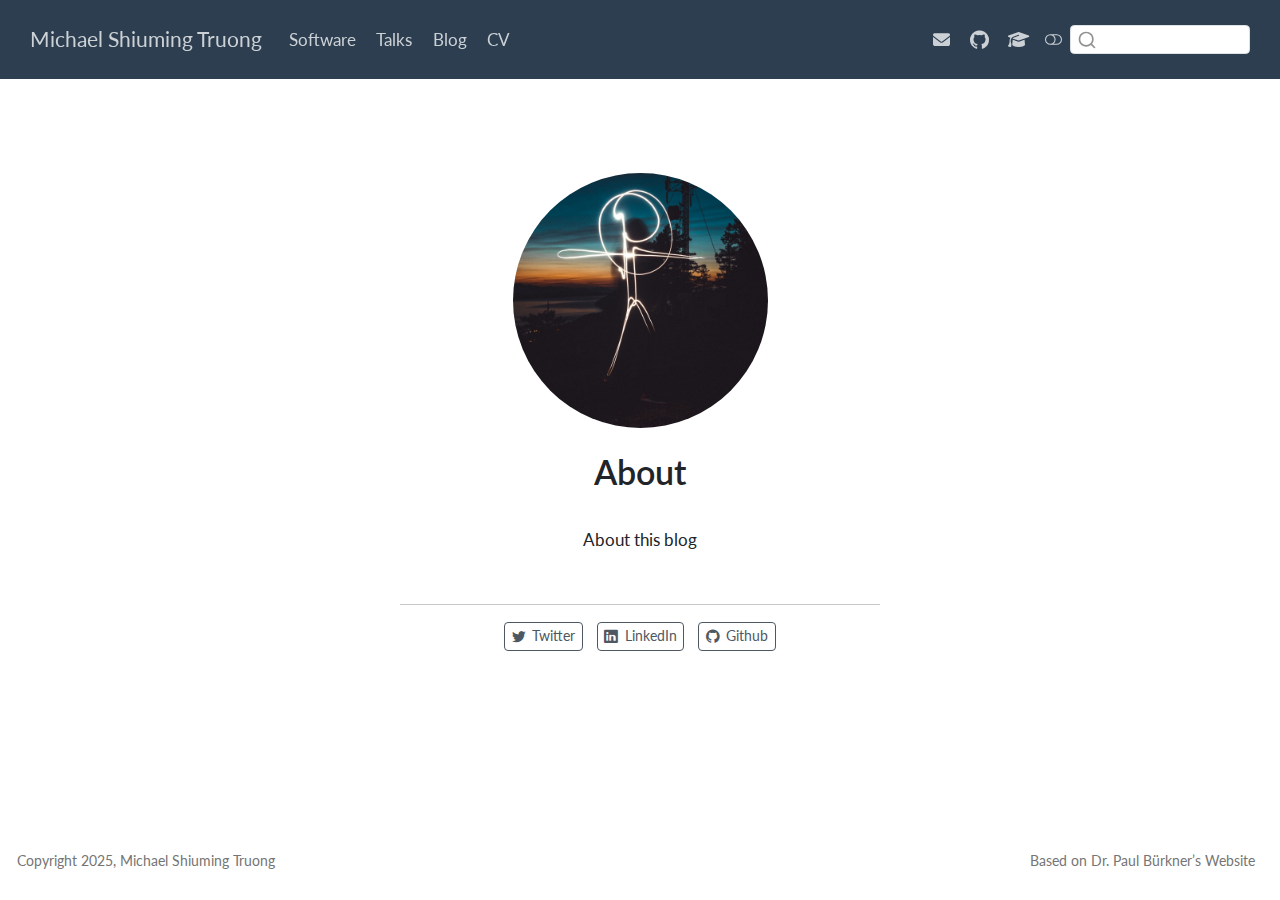
<file: docs/about.html>
<!DOCTYPE html>
<html xmlns="http://www.w3.org/1999/xhtml" lang="en" xml:lang="en"><head>

<meta charset="utf-8">
<meta name="generator" content="quarto-1.6.33">

<meta name="viewport" content="width=device-width, initial-scale=1.0, user-scalable=yes">


<title>About – Michael Shiuming Truong</title>
<style>
code{white-space: pre-wrap;}
span.smallcaps{font-variant: small-caps;}
div.columns{display: flex; gap: min(4vw, 1.5em);}
div.column{flex: auto; overflow-x: auto;}
div.hanging-indent{margin-left: 1.5em; text-indent: -1.5em;}
ul.task-list{list-style: none;}
ul.task-list li input[type="checkbox"] {
  width: 0.8em;
  margin: 0 0.8em 0.2em -1em; /* quarto-specific, see https://github.com/quarto-dev/quarto-cli/issues/4556 */ 
  vertical-align: middle;
}
</style>


<script src="site_libs/quarto-nav/quarto-nav.js"></script>
<script src="site_libs/clipboard/clipboard.min.js"></script>
<script src="site_libs/quarto-search/autocomplete.umd.js"></script>
<script src="site_libs/quarto-search/fuse.min.js"></script>
<script src="site_libs/quarto-search/quarto-search.js"></script>
<meta name="quarto:offset" content="./">
<script src="site_libs/quarto-html/quarto.js"></script>
<script src="site_libs/quarto-html/popper.min.js"></script>
<script src="site_libs/quarto-html/tippy.umd.min.js"></script>
<link href="site_libs/quarto-html/tippy.css" rel="stylesheet">
<link href="site_libs/quarto-html/quarto-syntax-highlighting-07ba0ad10f5680c660e360ac31d2f3b6.css" rel="stylesheet" class="quarto-color-scheme" id="quarto-text-highlighting-styles">
<link href="site_libs/quarto-html/quarto-syntax-highlighting-dark-8b864f0777c60eecff11d75b6b2e1175.css" rel="prefetch" class="quarto-color-scheme quarto-color-alternate" id="quarto-text-highlighting-styles">
<script src="site_libs/bootstrap/bootstrap.min.js"></script>
<link href="site_libs/bootstrap/bootstrap-icons.css" rel="stylesheet">
<link href="site_libs/bootstrap/bootstrap-bf0b87189133ad82d27ff74923443932.min.css" rel="stylesheet" append-hash="true" class="quarto-color-scheme" id="quarto-bootstrap" data-mode="light">
<link href="site_libs/bootstrap/bootstrap-dark-89accc420a5523df8d755b6f2f3c9fba.min.css" rel="prefetch" append-hash="true" class="quarto-color-scheme quarto-color-alternate" id="quarto-bootstrap" data-mode="dark">
<link href="site_libs/quarto-contrib/fontawesome6-1.2.0/all.min.css" rel="stylesheet">
<link href="site_libs/quarto-contrib/fontawesome6-1.2.0/latex-fontsize.css" rel="stylesheet">
<script id="quarto-search-options" type="application/json">{
  "location": "navbar",
  "copy-button": false,
  "collapse-after": 3,
  "panel-placement": "end",
  "type": "textbox",
  "limit": 50,
  "keyboard-shortcut": [
    "f",
    "/",
    "s"
  ],
  "language": {
    "search-no-results-text": "No results",
    "search-matching-documents-text": "matching documents",
    "search-copy-link-title": "Copy link to search",
    "search-hide-matches-text": "Hide additional matches",
    "search-more-match-text": "more match in this document",
    "search-more-matches-text": "more matches in this document",
    "search-clear-button-title": "Clear",
    "search-text-placeholder": "",
    "search-detached-cancel-button-title": "Cancel",
    "search-submit-button-title": "Submit",
    "search-label": "Search"
  }
}</script>


<link rel="stylesheet" href="styles.css">
</head>

<body class="nav-fixed fullcontent">

<div id="quarto-search-results"></div>
  <header id="quarto-header" class="headroom fixed-top">
    <nav class="navbar navbar-expand-lg " data-bs-theme="dark">
      <div class="navbar-container container-fluid">
      <div class="navbar-brand-container mx-auto">
    <a class="navbar-brand" href="./index.html">
    <span class="navbar-title">Michael Shiuming Truong</span>
    </a>
  </div>
            <div id="quarto-search" class="" title="Search"></div>
          <button class="navbar-toggler" type="button" data-bs-toggle="collapse" data-bs-target="#navbarCollapse" aria-controls="navbarCollapse" role="menu" aria-expanded="false" aria-label="Toggle navigation" onclick="if (window.quartoToggleHeadroom) { window.quartoToggleHeadroom(); }">
  <span class="navbar-toggler-icon"></span>
</button>
          <div class="collapse navbar-collapse" id="navbarCollapse">
            <ul class="navbar-nav navbar-nav-scroll me-auto">
  <li class="nav-item">
    <a class="nav-link" href="./software/index.html"> 
<span class="menu-text">Software</span></a>
  </li>  
  <li class="nav-item">
    <a class="nav-link" href="./talks/index.html"> 
<span class="menu-text">Talks</span></a>
  </li>  
  <li class="nav-item">
    <a class="nav-link" href="./blog/index.html"> 
<span class="menu-text">Blog</span></a>
  </li>  
  <li class="nav-item">
    <a class="nav-link" href="./cv/index.html"> 
<span class="menu-text">CV</span></a>
  </li>  
</ul>
            <ul class="navbar-nav navbar-nav-scroll ms-auto">
  <li class="nav-item">
    <a class="nav-link" href="mailto:emstruonger@gmail.com"> 
<span class="menu-text"><i class="fa-solid fa-envelope" aria-label="envelope"></i></span></a>
  </li>  
  <li class="nav-item compact">
    <a class="nav-link" href="https://github.com/emstruong"> <i class="bi bi-github" role="img" aria-label="github">
</i> 
<span class="menu-text"></span></a>
  </li>  
  <li class="nav-item">
    <a class="nav-link" href="https://scholar.google.com/citations?user=E-XEowgAAAAJ&amp;hl=en&amp;oi=sra"> 
<span class="menu-text"><i class="fa-solid fa-graduation-cap" aria-label="graduation-cap"></i></span></a>
  </li>  
</ul>
          </div> <!-- /navcollapse -->
            <div class="quarto-navbar-tools">
  <a href="" class="quarto-color-scheme-toggle quarto-navigation-tool  px-1" onclick="window.quartoToggleColorScheme(); return false;" title="Toggle dark mode"><i class="bi"></i></a>
</div>
      </div> <!-- /container-fluid -->
    </nav>
</header>
<!-- content -->
<div id="quarto-content" class="quarto-container page-columns page-rows-contents page-layout-article page-navbar">
<!-- sidebar -->
<!-- margin-sidebar -->
    
<!-- main -->
<div class="quarto-about-jolla">
  <img src="profile.jpg" class="about-image
  round " style="height: 15em; width: 15em;">
 <header id="title-block-header" class="quarto-title-block default">
<div class="quarto-title">
<h1 class="title">About</h1>
</div>
<div class="quarto-title-meta">
  </div>
</header><main class="content" id="quarto-document-content">
<p>About this blog</p>


</main> 
  <hr class="about-sep">
   <div class="about-links">
  <a href="https://twitter.com" class="about-link" rel="" target="">
    <i class="bi bi-twitter"></i>
     <span class="about-link-text">Twitter</span>
  </a>
  <a href="https://linkedin.com" class="about-link" rel="" target="">
    <i class="bi bi-linkedin"></i>
     <span class="about-link-text">LinkedIn</span>
  </a>
  <a href="https://github.com" class="about-link" rel="" target="">
    <i class="bi bi-github"></i>
     <span class="about-link-text">Github</span>
  </a>
</div>
</div>
 <!-- /main -->
<script id="quarto-html-after-body" type="application/javascript">
window.document.addEventListener("DOMContentLoaded", function (event) {
  const toggleBodyColorMode = (bsSheetEl) => {
    const mode = bsSheetEl.getAttribute("data-mode");
    const bodyEl = window.document.querySelector("body");
    if (mode === "dark") {
      bodyEl.classList.add("quarto-dark");
      bodyEl.classList.remove("quarto-light");
    } else {
      bodyEl.classList.add("quarto-light");
      bodyEl.classList.remove("quarto-dark");
    }
  }
  const toggleBodyColorPrimary = () => {
    const bsSheetEl = window.document.querySelector("link#quarto-bootstrap");
    if (bsSheetEl) {
      toggleBodyColorMode(bsSheetEl);
    }
  }
  toggleBodyColorPrimary();  
  const disableStylesheet = (stylesheets) => {
    for (let i=0; i < stylesheets.length; i++) {
      const stylesheet = stylesheets[i];
      stylesheet.rel = 'prefetch';
    }
  }
  const enableStylesheet = (stylesheets) => {
    for (let i=0; i < stylesheets.length; i++) {
      const stylesheet = stylesheets[i];
      stylesheet.rel = 'stylesheet';
    }
  }
  const manageTransitions = (selector, allowTransitions) => {
    const els = window.document.querySelectorAll(selector);
    for (let i=0; i < els.length; i++) {
      const el = els[i];
      if (allowTransitions) {
        el.classList.remove('notransition');
      } else {
        el.classList.add('notransition');
      }
    }
  }
  const toggleGiscusIfUsed = (isAlternate, darkModeDefault) => {
    const baseTheme = document.querySelector('#giscus-base-theme')?.value ?? 'light';
    const alternateTheme = document.querySelector('#giscus-alt-theme')?.value ?? 'dark';
    let newTheme = '';
    if(darkModeDefault) {
      newTheme = isAlternate ? baseTheme : alternateTheme;
    } else {
      newTheme = isAlternate ? alternateTheme : baseTheme;
    }
    const changeGiscusTheme = () => {
      // From: https://github.com/giscus/giscus/issues/336
      const sendMessage = (message) => {
        const iframe = document.querySelector('iframe.giscus-frame');
        if (!iframe) return;
        iframe.contentWindow.postMessage({ giscus: message }, 'https://giscus.app');
      }
      sendMessage({
        setConfig: {
          theme: newTheme
        }
      });
    }
    const isGiscussLoaded = window.document.querySelector('iframe.giscus-frame') !== null;
    if (isGiscussLoaded) {
      changeGiscusTheme();
    }
  }
  const toggleColorMode = (alternate) => {
    // Switch the stylesheets
    const alternateStylesheets = window.document.querySelectorAll('link.quarto-color-scheme.quarto-color-alternate');
    manageTransitions('#quarto-margin-sidebar .nav-link', false);
    if (alternate) {
      enableStylesheet(alternateStylesheets);
      for (const sheetNode of alternateStylesheets) {
        if (sheetNode.id === "quarto-bootstrap") {
          toggleBodyColorMode(sheetNode);
        }
      }
    } else {
      disableStylesheet(alternateStylesheets);
      toggleBodyColorPrimary();
    }
    manageTransitions('#quarto-margin-sidebar .nav-link', true);
    // Switch the toggles
    const toggles = window.document.querySelectorAll('.quarto-color-scheme-toggle');
    for (let i=0; i < toggles.length; i++) {
      const toggle = toggles[i];
      if (toggle) {
        if (alternate) {
          toggle.classList.add("alternate");     
        } else {
          toggle.classList.remove("alternate");
        }
      }
    }
    // Hack to workaround the fact that safari doesn't
    // properly recolor the scrollbar when toggling (#1455)
    if (navigator.userAgent.indexOf('Safari') > 0 && navigator.userAgent.indexOf('Chrome') == -1) {
      manageTransitions("body", false);
      window.scrollTo(0, 1);
      setTimeout(() => {
        window.scrollTo(0, 0);
        manageTransitions("body", true);
      }, 40);  
    }
  }
  const isFileUrl = () => { 
    return window.location.protocol === 'file:';
  }
  const hasAlternateSentinel = () => {  
    let styleSentinel = getColorSchemeSentinel();
    if (styleSentinel !== null) {
      return styleSentinel === "alternate";
    } else {
      return false;
    }
  }
  const setStyleSentinel = (alternate) => {
    const value = alternate ? "alternate" : "default";
    if (!isFileUrl()) {
      window.localStorage.setItem("quarto-color-scheme", value);
    } else {
      localAlternateSentinel = value;
    }
  }
  const getColorSchemeSentinel = () => {
    if (!isFileUrl()) {
      const storageValue = window.localStorage.getItem("quarto-color-scheme");
      return storageValue != null ? storageValue : localAlternateSentinel;
    } else {
      return localAlternateSentinel;
    }
  }
  const darkModeDefault = false;
  let localAlternateSentinel = darkModeDefault ? 'alternate' : 'default';
  // Dark / light mode switch
  window.quartoToggleColorScheme = () => {
    // Read the current dark / light value 
    let toAlternate = !hasAlternateSentinel();
    toggleColorMode(toAlternate);
    setStyleSentinel(toAlternate);
    toggleGiscusIfUsed(toAlternate, darkModeDefault);
  };
  // Ensure there is a toggle, if there isn't float one in the top right
  if (window.document.querySelector('.quarto-color-scheme-toggle') === null) {
    const a = window.document.createElement('a');
    a.classList.add('top-right');
    a.classList.add('quarto-color-scheme-toggle');
    a.href = "";
    a.onclick = function() { try { window.quartoToggleColorScheme(); } catch {} return false; };
    const i = window.document.createElement("i");
    i.classList.add('bi');
    a.appendChild(i);
    window.document.body.appendChild(a);
  }
  // Switch to dark mode if need be
  if (hasAlternateSentinel()) {
    toggleColorMode(true);
  } else {
    toggleColorMode(false);
  }
  const isCodeAnnotation = (el) => {
    for (const clz of el.classList) {
      if (clz.startsWith('code-annotation-')) {                     
        return true;
      }
    }
    return false;
  }
  const onCopySuccess = function(e) {
    // button target
    const button = e.trigger;
    // don't keep focus
    button.blur();
    // flash "checked"
    button.classList.add('code-copy-button-checked');
    var currentTitle = button.getAttribute("title");
    button.setAttribute("title", "Copied!");
    let tooltip;
    if (window.bootstrap) {
      button.setAttribute("data-bs-toggle", "tooltip");
      button.setAttribute("data-bs-placement", "left");
      button.setAttribute("data-bs-title", "Copied!");
      tooltip = new bootstrap.Tooltip(button, 
        { trigger: "manual", 
          customClass: "code-copy-button-tooltip",
          offset: [0, -8]});
      tooltip.show();    
    }
    setTimeout(function() {
      if (tooltip) {
        tooltip.hide();
        button.removeAttribute("data-bs-title");
        button.removeAttribute("data-bs-toggle");
        button.removeAttribute("data-bs-placement");
      }
      button.setAttribute("title", currentTitle);
      button.classList.remove('code-copy-button-checked');
    }, 1000);
    // clear code selection
    e.clearSelection();
  }
  const getTextToCopy = function(trigger) {
      const codeEl = trigger.previousElementSibling.cloneNode(true);
      for (const childEl of codeEl.children) {
        if (isCodeAnnotation(childEl)) {
          childEl.remove();
        }
      }
      return codeEl.innerText;
  }
  const clipboard = new window.ClipboardJS('.code-copy-button:not([data-in-quarto-modal])', {
    text: getTextToCopy
  });
  clipboard.on('success', onCopySuccess);
  if (window.document.getElementById('quarto-embedded-source-code-modal')) {
    // For code content inside modals, clipBoardJS needs to be initialized with a container option
    // TODO: Check when it could be a function (https://github.com/zenorocha/clipboard.js/issues/860)
    const clipboardModal = new window.ClipboardJS('.code-copy-button[data-in-quarto-modal]', {
      text: getTextToCopy,
      container: window.document.getElementById('quarto-embedded-source-code-modal')
    });
    clipboardModal.on('success', onCopySuccess);
  }
    var localhostRegex = new RegExp(/^(?:http|https):\/\/localhost\:?[0-9]*\//);
    var mailtoRegex = new RegExp(/^mailto:/);
      var filterRegex = new RegExp('/' + window.location.host + '/');
    var isInternal = (href) => {
        return filterRegex.test(href) || localhostRegex.test(href) || mailtoRegex.test(href);
    }
    // Inspect non-navigation links and adorn them if external
 	var links = window.document.querySelectorAll('a[href]:not(.nav-link):not(.navbar-brand):not(.toc-action):not(.sidebar-link):not(.sidebar-item-toggle):not(.pagination-link):not(.no-external):not([aria-hidden]):not(.dropdown-item):not(.quarto-navigation-tool):not(.about-link)');
    for (var i=0; i<links.length; i++) {
      const link = links[i];
      if (!isInternal(link.href)) {
        // undo the damage that might have been done by quarto-nav.js in the case of
        // links that we want to consider external
        if (link.dataset.originalHref !== undefined) {
          link.href = link.dataset.originalHref;
        }
      }
    }
  function tippyHover(el, contentFn, onTriggerFn, onUntriggerFn) {
    const config = {
      allowHTML: true,
      maxWidth: 500,
      delay: 100,
      arrow: false,
      appendTo: function(el) {
          return el.parentElement;
      },
      interactive: true,
      interactiveBorder: 10,
      theme: 'quarto',
      placement: 'bottom-start',
    };
    if (contentFn) {
      config.content = contentFn;
    }
    if (onTriggerFn) {
      config.onTrigger = onTriggerFn;
    }
    if (onUntriggerFn) {
      config.onUntrigger = onUntriggerFn;
    }
    window.tippy(el, config); 
  }
  const noterefs = window.document.querySelectorAll('a[role="doc-noteref"]');
  for (var i=0; i<noterefs.length; i++) {
    const ref = noterefs[i];
    tippyHover(ref, function() {
      // use id or data attribute instead here
      let href = ref.getAttribute('data-footnote-href') || ref.getAttribute('href');
      try { href = new URL(href).hash; } catch {}
      const id = href.replace(/^#\/?/, "");
      const note = window.document.getElementById(id);
      if (note) {
        return note.innerHTML;
      } else {
        return "";
      }
    });
  }
  const xrefs = window.document.querySelectorAll('a.quarto-xref');
  const processXRef = (id, note) => {
    // Strip column container classes
    const stripColumnClz = (el) => {
      el.classList.remove("page-full", "page-columns");
      if (el.children) {
        for (const child of el.children) {
          stripColumnClz(child);
        }
      }
    }
    stripColumnClz(note)
    if (id === null || id.startsWith('sec-')) {
      // Special case sections, only their first couple elements
      const container = document.createElement("div");
      if (note.children && note.children.length > 2) {
        container.appendChild(note.children[0].cloneNode(true));
        for (let i = 1; i < note.children.length; i++) {
          const child = note.children[i];
          if (child.tagName === "P" && child.innerText === "") {
            continue;
          } else {
            container.appendChild(child.cloneNode(true));
            break;
          }
        }
        if (window.Quarto?.typesetMath) {
          window.Quarto.typesetMath(container);
        }
        return container.innerHTML
      } else {
        if (window.Quarto?.typesetMath) {
          window.Quarto.typesetMath(note);
        }
        return note.innerHTML;
      }
    } else {
      // Remove any anchor links if they are present
      const anchorLink = note.querySelector('a.anchorjs-link');
      if (anchorLink) {
        anchorLink.remove();
      }
      if (window.Quarto?.typesetMath) {
        window.Quarto.typesetMath(note);
      }
      // TODO in 1.5, we should make sure this works without a callout special case
      if (note.classList.contains("callout")) {
        return note.outerHTML;
      } else {
        return note.innerHTML;
      }
    }
  }
  for (var i=0; i<xrefs.length; i++) {
    const xref = xrefs[i];
    tippyHover(xref, undefined, function(instance) {
      instance.disable();
      let url = xref.getAttribute('href');
      let hash = undefined; 
      if (url.startsWith('#')) {
        hash = url;
      } else {
        try { hash = new URL(url).hash; } catch {}
      }
      if (hash) {
        const id = hash.replace(/^#\/?/, "");
        const note = window.document.getElementById(id);
        if (note !== null) {
          try {
            const html = processXRef(id, note.cloneNode(true));
            instance.setContent(html);
          } finally {
            instance.enable();
            instance.show();
          }
        } else {
          // See if we can fetch this
          fetch(url.split('#')[0])
          .then(res => res.text())
          .then(html => {
            const parser = new DOMParser();
            const htmlDoc = parser.parseFromString(html, "text/html");
            const note = htmlDoc.getElementById(id);
            if (note !== null) {
              const html = processXRef(id, note);
              instance.setContent(html);
            } 
          }).finally(() => {
            instance.enable();
            instance.show();
          });
        }
      } else {
        // See if we can fetch a full url (with no hash to target)
        // This is a special case and we should probably do some content thinning / targeting
        fetch(url)
        .then(res => res.text())
        .then(html => {
          const parser = new DOMParser();
          const htmlDoc = parser.parseFromString(html, "text/html");
          const note = htmlDoc.querySelector('main.content');
          if (note !== null) {
            // This should only happen for chapter cross references
            // (since there is no id in the URL)
            // remove the first header
            if (note.children.length > 0 && note.children[0].tagName === "HEADER") {
              note.children[0].remove();
            }
            const html = processXRef(null, note);
            instance.setContent(html);
          } 
        }).finally(() => {
          instance.enable();
          instance.show();
        });
      }
    }, function(instance) {
    });
  }
      let selectedAnnoteEl;
      const selectorForAnnotation = ( cell, annotation) => {
        let cellAttr = 'data-code-cell="' + cell + '"';
        let lineAttr = 'data-code-annotation="' +  annotation + '"';
        const selector = 'span[' + cellAttr + '][' + lineAttr + ']';
        return selector;
      }
      const selectCodeLines = (annoteEl) => {
        const doc = window.document;
        const targetCell = annoteEl.getAttribute("data-target-cell");
        const targetAnnotation = annoteEl.getAttribute("data-target-annotation");
        const annoteSpan = window.document.querySelector(selectorForAnnotation(targetCell, targetAnnotation));
        const lines = annoteSpan.getAttribute("data-code-lines").split(",");
        const lineIds = lines.map((line) => {
          return targetCell + "-" + line;
        })
        let top = null;
        let height = null;
        let parent = null;
        if (lineIds.length > 0) {
            //compute the position of the single el (top and bottom and make a div)
            const el = window.document.getElementById(lineIds[0]);
            top = el.offsetTop;
            height = el.offsetHeight;
            parent = el.parentElement.parentElement;
          if (lineIds.length > 1) {
            const lastEl = window.document.getElementById(lineIds[lineIds.length - 1]);
            const bottom = lastEl.offsetTop + lastEl.offsetHeight;
            height = bottom - top;
          }
          if (top !== null && height !== null && parent !== null) {
            // cook up a div (if necessary) and position it 
            let div = window.document.getElementById("code-annotation-line-highlight");
            if (div === null) {
              div = window.document.createElement("div");
              div.setAttribute("id", "code-annotation-line-highlight");
              div.style.position = 'absolute';
              parent.appendChild(div);
            }
            div.style.top = top - 2 + "px";
            div.style.height = height + 4 + "px";
            div.style.left = 0;
            let gutterDiv = window.document.getElementById("code-annotation-line-highlight-gutter");
            if (gutterDiv === null) {
              gutterDiv = window.document.createElement("div");
              gutterDiv.setAttribute("id", "code-annotation-line-highlight-gutter");
              gutterDiv.style.position = 'absolute';
              const codeCell = window.document.getElementById(targetCell);
              const gutter = codeCell.querySelector('.code-annotation-gutter');
              gutter.appendChild(gutterDiv);
            }
            gutterDiv.style.top = top - 2 + "px";
            gutterDiv.style.height = height + 4 + "px";
          }
          selectedAnnoteEl = annoteEl;
        }
      };
      const unselectCodeLines = () => {
        const elementsIds = ["code-annotation-line-highlight", "code-annotation-line-highlight-gutter"];
        elementsIds.forEach((elId) => {
          const div = window.document.getElementById(elId);
          if (div) {
            div.remove();
          }
        });
        selectedAnnoteEl = undefined;
      };
        // Handle positioning of the toggle
    window.addEventListener(
      "resize",
      throttle(() => {
        elRect = undefined;
        if (selectedAnnoteEl) {
          selectCodeLines(selectedAnnoteEl);
        }
      }, 10)
    );
    function throttle(fn, ms) {
    let throttle = false;
    let timer;
      return (...args) => {
        if(!throttle) { // first call gets through
            fn.apply(this, args);
            throttle = true;
        } else { // all the others get throttled
            if(timer) clearTimeout(timer); // cancel #2
            timer = setTimeout(() => {
              fn.apply(this, args);
              timer = throttle = false;
            }, ms);
        }
      };
    }
      // Attach click handler to the DT
      const annoteDls = window.document.querySelectorAll('dt[data-target-cell]');
      for (const annoteDlNode of annoteDls) {
        annoteDlNode.addEventListener('click', (event) => {
          const clickedEl = event.target;
          if (clickedEl !== selectedAnnoteEl) {
            unselectCodeLines();
            const activeEl = window.document.querySelector('dt[data-target-cell].code-annotation-active');
            if (activeEl) {
              activeEl.classList.remove('code-annotation-active');
            }
            selectCodeLines(clickedEl);
            clickedEl.classList.add('code-annotation-active');
          } else {
            // Unselect the line
            unselectCodeLines();
            clickedEl.classList.remove('code-annotation-active');
          }
        });
      }
  const findCites = (el) => {
    const parentEl = el.parentElement;
    if (parentEl) {
      const cites = parentEl.dataset.cites;
      if (cites) {
        return {
          el,
          cites: cites.split(' ')
        };
      } else {
        return findCites(el.parentElement)
      }
    } else {
      return undefined;
    }
  };
  var bibliorefs = window.document.querySelectorAll('a[role="doc-biblioref"]');
  for (var i=0; i<bibliorefs.length; i++) {
    const ref = bibliorefs[i];
    const citeInfo = findCites(ref);
    if (citeInfo) {
      tippyHover(citeInfo.el, function() {
        var popup = window.document.createElement('div');
        citeInfo.cites.forEach(function(cite) {
          var citeDiv = window.document.createElement('div');
          citeDiv.classList.add('hanging-indent');
          citeDiv.classList.add('csl-entry');
          var biblioDiv = window.document.getElementById('ref-' + cite);
          if (biblioDiv) {
            citeDiv.innerHTML = biblioDiv.innerHTML;
          }
          popup.appendChild(citeDiv);
        });
        return popup.innerHTML;
      });
    }
  }
});
</script>
</div> <!-- /content -->
<footer class="footer">
  <div class="nav-footer">
    <div class="nav-footer-left">
<p>Copyright 2025, Michael Shiuming Truong</p>
</div>   
    <div class="nav-footer-center">
      &nbsp;
    </div>
    <div class="nav-footer-right">
      <ul class="footer-items list-unstyled">
    <li class="nav-item">
    <a class="nav-link" href="https://github.com/paul-buerkner/paul-buerkner.github.io/tree/master">
<p>Based on Dr.&nbsp;Paul Bürkner’s Website</p>
</a>
  </li>  
</ul>
    </div>
  </div>
</footer>




</body></html>
</file>
<file: docs/site_libs/quarto-html/tippy.css>
.tippy-box[data-animation=fade][data-state=hidden]{opacity:0}[data-tippy-root]{max-width:calc(100vw - 10px)}.tippy-box{position:relative;background-color:#333;color:#fff;border-radius:4px;font-size:14px;line-height:1.4;white-space:normal;outline:0;transition-property:transform,visibility,opacity}.tippy-box[data-placement^=top]>.tippy-arrow{bottom:0}.tippy-box[data-placement^=top]>.tippy-arrow:before{bottom:-7px;left:0;border-width:8px 8px 0;border-top-color:initial;transform-origin:center top}.tippy-box[data-placement^=bottom]>.tippy-arrow{top:0}.tippy-box[data-placement^=bottom]>.tippy-arrow:before{top:-7px;left:0;border-width:0 8px 8px;border-bottom-color:initial;transform-origin:center bottom}.tippy-box[data-placement^=left]>.tippy-arrow{right:0}.tippy-box[data-placement^=left]>.tippy-arrow:before{border-width:8px 0 8px 8px;border-left-color:initial;right:-7px;transform-origin:center left}.tippy-box[data-placement^=right]>.tippy-arrow{left:0}.tippy-box[data-placement^=right]>.tippy-arrow:before{left:-7px;border-width:8px 8px 8px 0;border-right-color:initial;transform-origin:center right}.tippy-box[data-inertia][data-state=visible]{transition-timing-function:cubic-bezier(.54,1.5,.38,1.11)}.tippy-arrow{width:16px;height:16px;color:#333}.tippy-arrow:before{content:"";position:absolute;border-color:transparent;border-style:solid}.tippy-content{position:relative;padding:5px 9px;z-index:1}
</file>
<file: docs/site_libs/quarto-html/quarto-syntax-highlighting-07ba0ad10f5680c660e360ac31d2f3b6.css>
/* quarto syntax highlight colors */
:root {
  --quarto-hl-ot-color: #003B4F;
  --quarto-hl-at-color: #657422;
  --quarto-hl-ss-color: #20794D;
  --quarto-hl-an-color: #5E5E5E;
  --quarto-hl-fu-color: #4758AB;
  --quarto-hl-st-color: #20794D;
  --quarto-hl-cf-color: #003B4F;
  --quarto-hl-op-color: #5E5E5E;
  --quarto-hl-er-color: #AD0000;
  --quarto-hl-bn-color: #AD0000;
  --quarto-hl-al-color: #AD0000;
  --quarto-hl-va-color: #111111;
  --quarto-hl-bu-color: inherit;
  --quarto-hl-ex-color: inherit;
  --quarto-hl-pp-color: #AD0000;
  --quarto-hl-in-color: #5E5E5E;
  --quarto-hl-vs-color: #20794D;
  --quarto-hl-wa-color: #5E5E5E;
  --quarto-hl-do-color: #5E5E5E;
  --quarto-hl-im-color: #00769E;
  --quarto-hl-ch-color: #20794D;
  --quarto-hl-dt-color: #AD0000;
  --quarto-hl-fl-color: #AD0000;
  --quarto-hl-co-color: #5E5E5E;
  --quarto-hl-cv-color: #5E5E5E;
  --quarto-hl-cn-color: #8f5902;
  --quarto-hl-sc-color: #5E5E5E;
  --quarto-hl-dv-color: #AD0000;
  --quarto-hl-kw-color: #003B4F;
}

/* other quarto variables */
:root {
  --quarto-font-monospace: SFMono-Regular, Menlo, Monaco, Consolas, "Liberation Mono", "Courier New", monospace;
}

pre > code.sourceCode > span {
  color: #003B4F;
}

code span {
  color: #003B4F;
}

code.sourceCode > span {
  color: #003B4F;
}

div.sourceCode,
div.sourceCode pre.sourceCode {
  color: #003B4F;
}

code span.ot {
  color: #003B4F;
  font-style: inherit;
}

code span.at {
  color: #657422;
  font-style: inherit;
}

code span.ss {
  color: #20794D;
  font-style: inherit;
}

code span.an {
  color: #5E5E5E;
  font-style: inherit;
}

code span.fu {
  color: #4758AB;
  font-style: inherit;
}

code span.st {
  color: #20794D;
  font-style: inherit;
}

code span.cf {
  color: #003B4F;
  font-weight: bold;
  font-style: inherit;
}

code span.op {
  color: #5E5E5E;
  font-style: inherit;
}

code span.er {
  color: #AD0000;
  font-style: inherit;
}

code span.bn {
  color: #AD0000;
  font-style: inherit;
}

code span.al {
  color: #AD0000;
  font-style: inherit;
}

code span.va {
  color: #111111;
  font-style: inherit;
}

code span.bu {
  font-style: inherit;
}

code span.ex {
  font-style: inherit;
}

code span.pp {
  color: #AD0000;
  font-style: inherit;
}

code span.in {
  color: #5E5E5E;
  font-style: inherit;
}

code span.vs {
  color: #20794D;
  font-style: inherit;
}

code span.wa {
  color: #5E5E5E;
  font-style: italic;
}

code span.do {
  color: #5E5E5E;
  font-style: italic;
}

code span.im {
  color: #00769E;
  font-style: inherit;
}

code span.ch {
  color: #20794D;
  font-style: inherit;
}

code span.dt {
  color: #AD0000;
  font-style: inherit;
}

code span.fl {
  color: #AD0000;
  font-style: inherit;
}

code span.co {
  color: #5E5E5E;
  font-style: inherit;
}

code span.cv {
  color: #5E5E5E;
  font-style: italic;
}

code span.cn {
  color: #8f5902;
  font-style: inherit;
}

code span.sc {
  color: #5E5E5E;
  font-style: inherit;
}

code span.dv {
  color: #AD0000;
  font-style: inherit;
}

code span.kw {
  color: #003B4F;
  font-weight: bold;
  font-style: inherit;
}

.prevent-inlining {
  content: "</";
}

/*# sourceMappingURL=59aff86612b78cc2e8585904e2f27617.css.map */
</file>
<file: docs/site_libs/quarto-html/quarto-syntax-highlighting-dark-8b864f0777c60eecff11d75b6b2e1175.css>
/* quarto syntax highlight colors */
:root {
  --quarto-hl-al-color: #f07178;
  --quarto-hl-an-color: #d4d0ab;
  --quarto-hl-at-color: #00e0e0;
  --quarto-hl-bn-color: #d4d0ab;
  --quarto-hl-bu-color: #abe338;
  --quarto-hl-ch-color: #abe338;
  --quarto-hl-co-color: #f8f8f2;
  --quarto-hl-cv-color: #ffd700;
  --quarto-hl-cn-color: #ffd700;
  --quarto-hl-cf-color: #ffa07a;
  --quarto-hl-dt-color: #ffa07a;
  --quarto-hl-dv-color: #d4d0ab;
  --quarto-hl-do-color: #f8f8f2;
  --quarto-hl-er-color: #f07178;
  --quarto-hl-ex-color: #00e0e0;
  --quarto-hl-fl-color: #d4d0ab;
  --quarto-hl-fu-color: #ffa07a;
  --quarto-hl-im-color: #abe338;
  --quarto-hl-in-color: #d4d0ab;
  --quarto-hl-kw-color: #ffa07a;
  --quarto-hl-op-color: #ffa07a;
  --quarto-hl-ot-color: #00e0e0;
  --quarto-hl-pp-color: #dcc6e0;
  --quarto-hl-re-color: #00e0e0;
  --quarto-hl-sc-color: #abe338;
  --quarto-hl-ss-color: #abe338;
  --quarto-hl-st-color: #abe338;
  --quarto-hl-va-color: #00e0e0;
  --quarto-hl-vs-color: #abe338;
  --quarto-hl-wa-color: #dcc6e0;
}

/* other quarto variables */
:root {
  --quarto-font-monospace: SFMono-Regular, Menlo, Monaco, Consolas, "Liberation Mono", "Courier New", monospace;
}

code span.al {
  background-color: #2a0f15;
  font-weight: bold;
  color: #f07178;
}

code span.an {
  color: #d4d0ab;
}

code span.at {
  color: #00e0e0;
}

code span.bn {
  color: #d4d0ab;
}

code span.bu {
  color: #abe338;
}

code span.ch {
  color: #abe338;
}

code span.co {
  font-style: italic;
  color: #f8f8f2;
}

code span.cv {
  color: #ffd700;
}

code span.cn {
  color: #ffd700;
}

code span.cf {
  font-weight: bold;
  color: #ffa07a;
}

code span.dt {
  color: #ffa07a;
}

code span.dv {
  color: #d4d0ab;
}

code span.do {
  color: #f8f8f2;
}

code span.er {
  color: #f07178;
  text-decoration: underline;
}

code span.ex {
  font-weight: bold;
  color: #00e0e0;
}

code span.fl {
  color: #d4d0ab;
}

code span.fu {
  color: #ffa07a;
}

code span.im {
  color: #abe338;
}

code span.in {
  color: #d4d0ab;
}

code span.kw {
  font-weight: bold;
  color: #ffa07a;
}

pre > code.sourceCode > span {
  color: #f8f8f2;
}

code span {
  color: #f8f8f2;
}

code.sourceCode > span {
  color: #f8f8f2;
}

div.sourceCode,
div.sourceCode pre.sourceCode {
  color: #f8f8f2;
}

code span.op {
  color: #ffa07a;
}

code span.ot {
  color: #00e0e0;
}

code span.pp {
  color: #dcc6e0;
}

code span.re {
  background-color: #f8f8f2;
  color: #00e0e0;
}

code span.sc {
  color: #abe338;
}

code span.ss {
  color: #abe338;
}

code span.st {
  color: #abe338;
}

code span.va {
  color: #00e0e0;
}

code span.vs {
  color: #abe338;
}

code span.wa {
  color: #dcc6e0;
}

.prevent-inlining {
  content: "</";
}

/*# sourceMappingURL=9659982094b084d58e41b47d993019d3.css.map */
</file>
<file: docs/site_libs/quarto-contrib/fontawesome6-1.2.0/latex-fontsize.css>
.fa-tiny {
  font-size: 0.5em;
}
.fa-scriptsize {
  font-size: 0.7em;
}
.fa-footnotesize {
  font-size: 0.8em;
}
.fa-small {
  font-size: 0.9em;
}
.fa-normalsize {
  font-size: 1em;
}
.fa-large {
  font-size: 1.2em;
}
.fa-Large {
  font-size: 1.5em;
}
.fa-LARGE {
  font-size: 1.75em;
}
.fa-huge {
  font-size: 2em;
}
.fa-Huge {
  font-size: 2.5em;
}
</file>
<file: docs/styles.css>
/* css styles */
</file>
